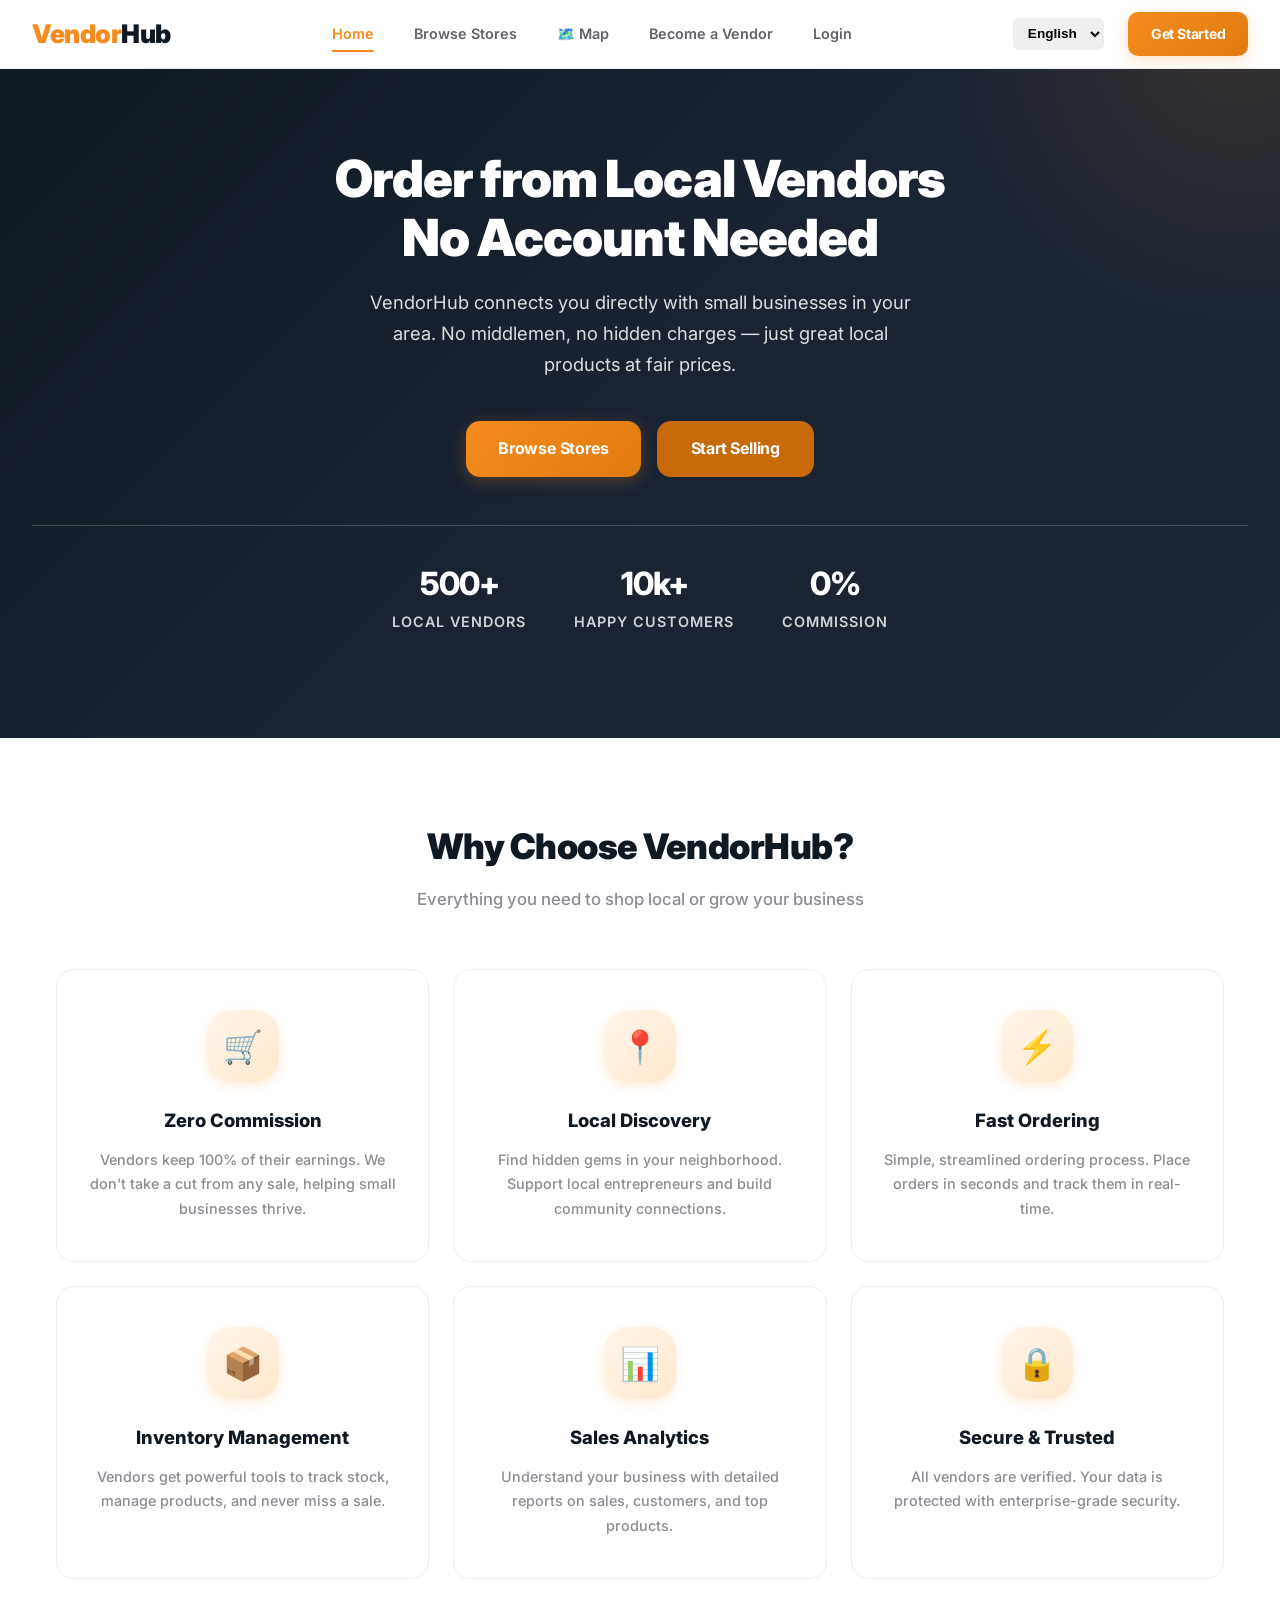
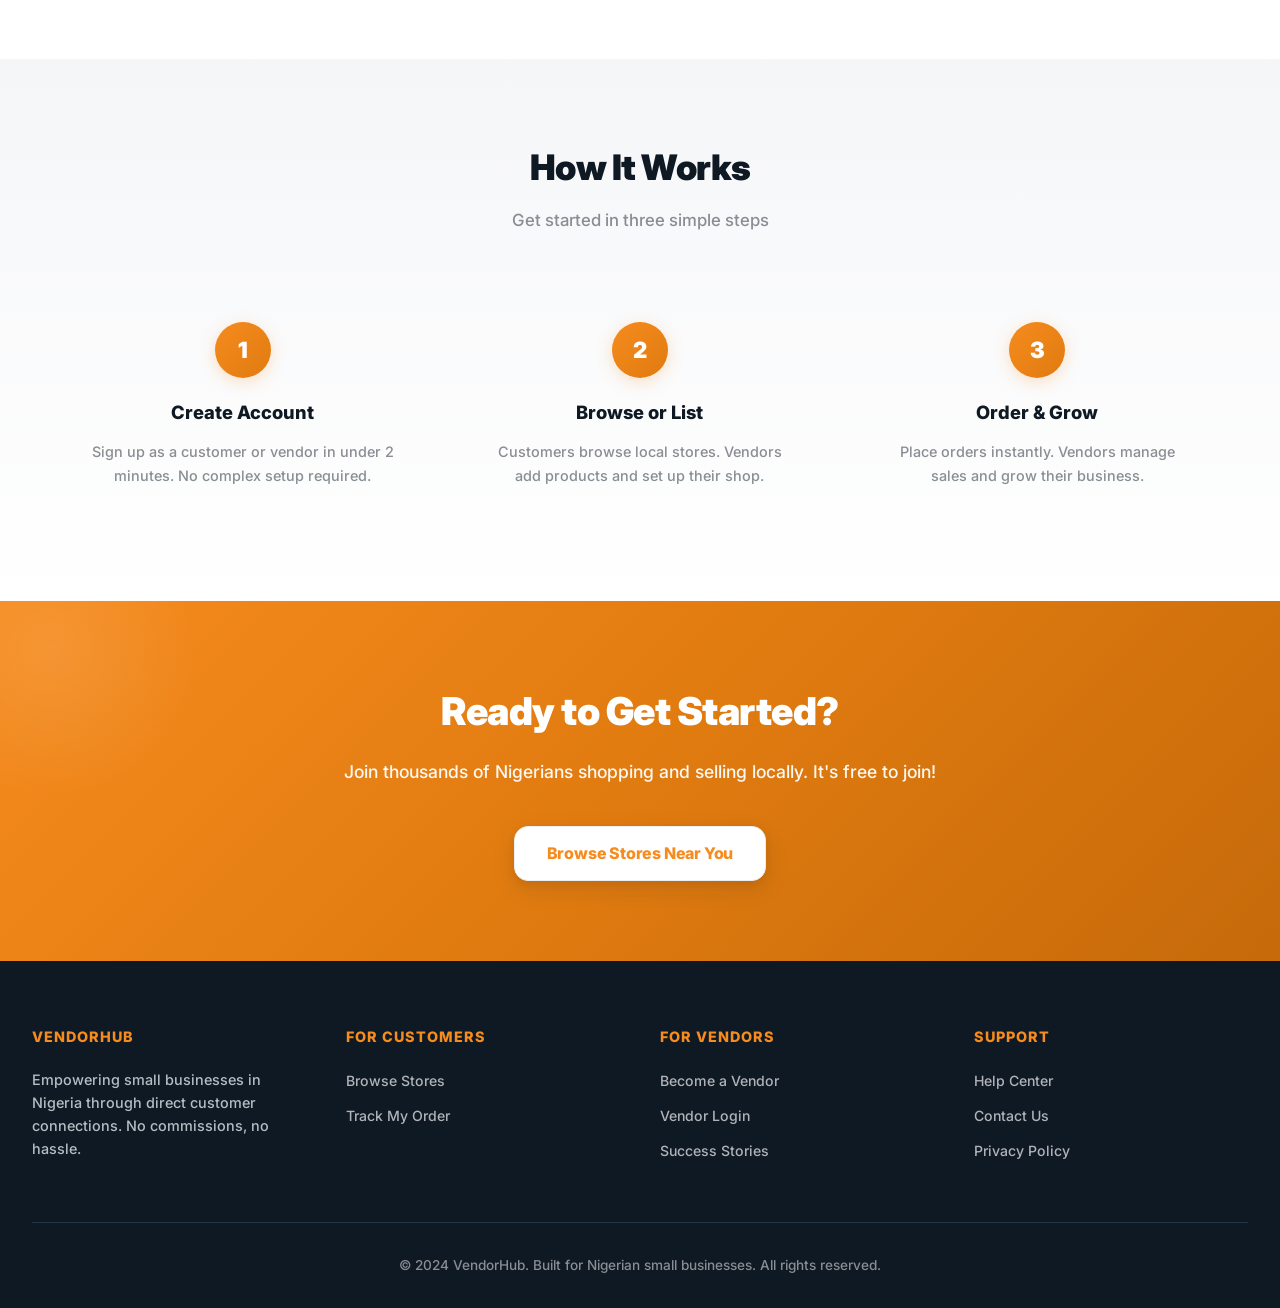
<file: index.html>
<!DOCTYPE html>
<html lang="en">
<head>
    <meta charset="UTF-8">
    <meta name="viewport" content="width=device-width, initial-scale=1.0">
    <title>VendorHub - Connect with Local Vendors in Nigeria</title>
    <link rel="stylesheet" href="styles.css">
    <script src="i18n.js"></script>
    <style>
        .hero-stats {
            display: flex;
            justify-content: center;
            gap: 3rem;
            margin-top: 3rem;
            padding-top: 2rem;
            border-top: 1px solid rgba(255,255,255,0.2);
        }
        .hero-stat h4 {
            font-size: 2rem;
            font-weight: 800;
        }
        .hero-stat p {
            font-size: 0.9rem;
            opacity: 0.8;
        }
    </style>
</head>
<body>
    <!-- Navigation -->
    <nav class="navbar">
        <div class="nav-container">
            <a href="index.html" class="logo" data-i18n-skip>Vendor<span>Hub</span></a>
            <ul class="nav-links">
                <li><a href="index.html" class="active">Home</a></li>
                <li><a href="browse-stores.html">Browse Stores</a></li>
                <li><a href="store-map.html">🗺️ Map</a></li>
                <li><a href="vendor-register.html">Become a Vendor</a></li>
                <li><a href="vendor-login.html">Login</a></li>
            </ul>
            <button class="mobile-menu-btn" onclick="toggleMobileNav()" aria-label="Menu">☰</button>
            <div class="nav-actions"><select class="vh-lang-switcher" data-i18n-skip aria-label="Language" onchange="setLanguage(this.value)" style="padding:0.4rem 0.6rem;border-radius:6px;border:1.5px solid var(--gray-200);font-size:0.85rem;font-weight:600;margin-right:0.5rem;"><option value="en">English</option><option value="pcm">Pidgin</option><option value="yo">Yorùbá</option><option value="ha">Hausa</option><option value="ig">Igbo</option></select>
                <a href="vendor-register.html" class="btn btn-primary">Get Started</a>
            </div>
        </div>
    </nav>

    <!-- Hero Section -->
    <section class="hero">
        <h1><span data-i18n="hero_title_1">Order from Local Vendors</span><br><span data-i18n="hero_title_2">No Account Needed</span></h1>
        <p>VendorHub connects you directly with small businesses in your area. No middlemen, no hidden charges — just great local products at fair prices.</p>
        <div class="hero-buttons">
            <a href="browse-stores.html" class="btn btn-lg btn-primary">Browse Stores</a>
            <a href="vendor-register.html" class="btn btn-lg" style="background: var(--primary-darker); color: white; border: 2px solid var(--primary-darker);">Start Selling</a>
        </div>
        <div class="hero-stats">
            <div class="hero-stat">
                <h4>500+</h4>
                <p>Local Vendors</p>
            </div>
            <div class="hero-stat">
                <h4>10k+</h4>
                <p>Happy Customers</p>
            </div>
            <div class="hero-stat">
                <h4>0%</h4>
                <p>Commission</p>
            </div>
        </div>
    </section>

    <!-- Features Section -->
    <section class="features-section">
        <div class="container">
            <div class="section-title">
                <h2><span data-i18n="why_choose_us">Why Choose VendorHub?</span></h2>
                <p>Everything you need to shop local or grow your business</p>
            </div>
            <div class="grid grid-3">
                <div class="feature-card">
                    <div class="feature-icon">🛒</div>
                    <h3>Zero Commission</h3>
                    <p>Vendors keep 100% of their earnings. We don't take a cut from any sale, helping small businesses thrive.</p>
                </div>
                <div class="feature-card">
                    <div class="feature-icon">📍</div>
                    <h3>Local Discovery</h3>
                    <p>Find hidden gems in your neighborhood. Support local entrepreneurs and build community connections.</p>
                </div>
                <div class="feature-card">
                    <div class="feature-icon">⚡</div>
                    <h3>Fast Ordering</h3>
                    <p>Simple, streamlined ordering process. Place orders in seconds and track them in real-time.</p>
                </div>
                <div class="feature-card">
                    <div class="feature-icon">📦</div>
                    <h3>Inventory Management</h3>
                    <p>Vendors get powerful tools to track stock, manage products, and never miss a sale.</p>
                </div>
                <div class="feature-card">
                    <div class="feature-icon">📊</div>
                    <h3>Sales Analytics</h3>
                    <p>Understand your business with detailed reports on sales, customers, and top products.</p>
                </div>
                <div class="feature-card">
                    <div class="feature-icon">🔒</div>
                    <h3>Secure & Trusted</h3>
                    <p>All vendors are verified. Your data is protected with enterprise-grade security.</p>
                </div>
            </div>
        </div>
    </section>

    <!-- How It Works -->
    <section class="how-it-works">
        <div class="container">
            <div class="section-title">
                <h2><span data-i18n="how_it_works">How It Works</span></h2>
                <p>Get started in three simple steps</p>
            </div>
            <div class="grid grid-3">
                <div class="step-card">
                    <div class="step-number">1</div>
                    <h3>Create Account</h3>
                    <p>Sign up as a customer or vendor in under 2 minutes. No complex setup required.</p>
                </div>
                <div class="step-card">
                    <div class="step-number">2</div>
                    <h3>Browse or List</h3>
                    <p>Customers browse local stores. Vendors add products and set up their shop.</p>
                </div>
                <div class="step-card">
                    <div class="step-number">3</div>
                    <h3>Order & Grow</h3>
                    <p>Place orders instantly. Vendors manage sales and grow their business.</p>
                </div>
            </div>
        </div>
    </section>

    <!-- CTA Section -->
    <section class="cta-section">
        <div class="container">
            <h2><span data-i18n="ready_to_start">Ready to Get Started?</span></h2>
            <p>Join thousands of Nigerians shopping and selling locally. It's free to join!</p>
            <a href="browse-stores.html" class="btn btn-lg btn-light">Browse Stores Near You</a>
        </div>
    </section>

    <!-- Footer -->
    <footer class="footer">
        <div class="footer-grid">
            <div class="footer-section">
                <h4>VendorHub</h4>
                <p style="color:#b2bec3;font-size:0.9rem;line-height:1.6;">Empowering small businesses in Nigeria through direct customer connections. No commissions, no hassle.</p>
            </div>
            <div class="footer-section">
                <h4>For Customers</h4>
                <ul>
                    <li><a href="browse-stores.html">Browse Stores</a></li>
                    <li><a href="order-tracking.html">Track My Order</a></li>
                </ul>
            </div>
            <div class="footer-section">
                <h4>For Vendors</h4>
                <ul>
                    <li><a href="vendor-register.html">Become a Vendor</a></li>
                    <li><a href="vendor-login.html">Vendor Login</a></li>
                    <li><a href="#">Success Stories</a></li>
                </ul>
            </div>
            <div class="footer-section">
                <h4>Support</h4>
                <ul>
                    <li><a href="#">Help Center</a></li>
                    <li><a href="#">Contact Us</a></li>
                    <li><a href="#">Privacy Policy</a></li>
                </ul>
            </div>
        </div>
        <div class="footer-bottom">
            <p>&copy; 2024 VendorHub. Built for Nigerian small businesses. All rights reserved.</p>
        </div>
    </footer>


</body>
</html>
</file>
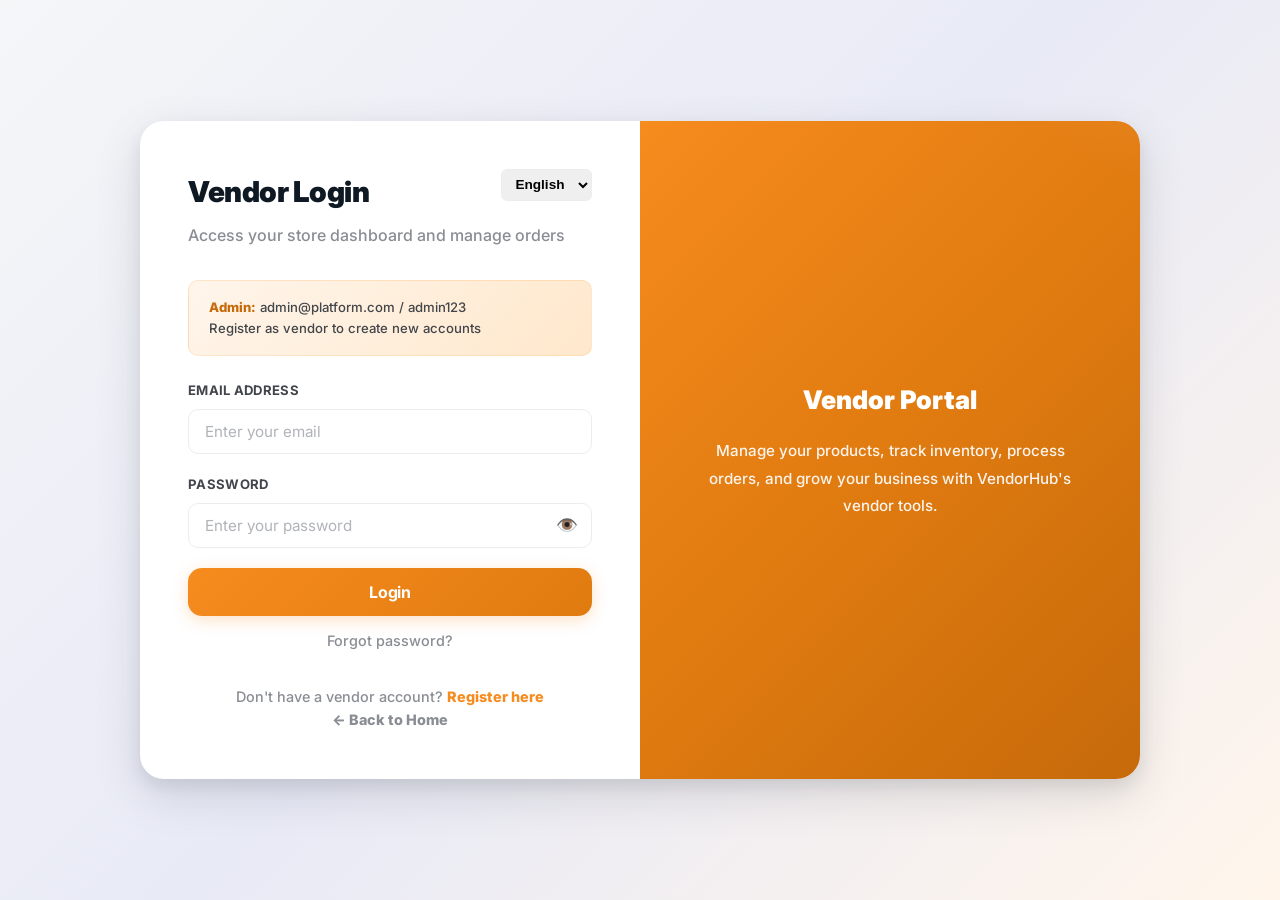
<file: admin-dashboard.html>
<!DOCTYPE html>
<html lang="en">
<head>
    <meta charset="UTF-8">
    <meta name="viewport" content="width=device-width, initial-scale=1.0">
    <title>Admin Dashboard - VendorHub</title>
    <link rel="stylesheet" href="styles.css">
    <script src="i18n.js"></script>
    <style>
        .admin-status-tabs { display:flex; gap:.5rem; flex-wrap:wrap; margin-bottom:1rem; }
        .admin-status-tabs button.active { background:var(--primary); color:#fff; border-color:var(--primary); }
        .admin-actions { display:flex; gap:.5rem; flex-wrap:wrap; }
        .admin-table td { vertical-align:middle; }
        .admin-muted { color:var(--gray-500); font-size:.85rem; }
        .admin-error { margin-bottom:1rem; }
    </style>
</head>
<body>
    <nav class="navbar">
        <div class="nav-container">
            <a href="index.html" class="logo" data-i18n-skip>Vendor<span>Hub</span></a>
            <ul class="nav-links">
                <li><a href="admin-dashboard.html" class="active">Admin Dashboard</a></li>
                <li><a href="browse-stores.html">Browse Stores</a></li>
            </ul>
            <button class="mobile-menu-btn" onclick="toggleMobileNav()" aria-label="Menu">☰</button>
            <div class="nav-actions">
                <select class="vh-lang-switcher" data-i18n-skip aria-label="Language" onchange="setLanguage(this.value)" style="padding:.4rem .6rem;border-radius:6px;border:1.5px solid var(--gray-200);font-size:.85rem;font-weight:600;margin-right:.5rem;">
                    <option value="en">English</option>
                    <option value="pcm">Pidgin</option>
                    <option value="yo">Yorùbá</option>
                    <option value="ha">Hausa</option>
                    <option value="ig">Igbo</option>
                </select>
                <span id="adminName" style="font-weight:600;font-size:.9rem;"></span>
                <button class="btn btn-light btn-sm" onclick="logout()">Logout</button>
            </div>
        </div>
    </nav>

    <main class="main-content" style="max-width:1400px;margin:0 auto;">
        <div class="page-header">
            <h1>Admin Dashboard</h1>
            <p>Review vendor applications and approve stores for the public marketplace.</p>
        </div>

        <div id="adminAlert"></div>

        <div class="grid grid-4" style="margin-bottom:2rem;">
            <div class="stat-card"><div class="stat-icon orange">🏪</div><div class="stat-info"><h3 id="totalVendors">0</h3><p>Total Vendors</p></div></div>
            <div class="stat-card"><div class="stat-icon red">⏳</div><div class="stat-info"><h3 id="pendingVendors">0</h3><p>Pending Vendors</p></div></div>
            <div class="stat-card"><div class="stat-icon green">👥</div><div class="stat-info"><h3 id="totalCustomers">0</h3><p>Total Customers</p></div></div>
            <div class="stat-card"><div class="stat-icon purple">📦</div><div class="stat-info"><h3 id="totalOrders">0</h3><p>Total Orders</p></div></div>
        </div>

        <div class="card">
            <div class="card-header">
                <div>
                    <h3>Vendor Applications</h3>
                    <p class="admin-muted" style="margin-top:.25rem;">Approved vendors appear in Browse Stores.</p>
                </div>
                <button class="btn btn-outline btn-sm" onclick="loadAdminData()">Refresh</button>
            </div>
            <div class="card-body">
                <div class="admin-status-tabs">
                    <button class="btn btn-light btn-sm active" data-filter="pending" onclick="setFilter('pending', this)">Pending</button>
                    <button class="btn btn-light btn-sm" data-filter="approved" onclick="setFilter('approved', this)">Approved</button>
                    <button class="btn btn-light btn-sm" data-filter="rejected" onclick="setFilter('rejected', this)">Rejected</button>
                    <button class="btn btn-light btn-sm" data-filter="all" onclick="setFilter('all', this)">All Vendors</button>
                </div>
                <div class="table-container">
                    <table class="table admin-table">
                        <thead><tr><th>Business</th><th>Owner</th><th>Contact</th><th>Category</th><th>Status</th><th>Action</th></tr></thead>
                        <tbody id="vendorsTableBody"><tr><td colspan="6" style="text-align:center;padding:2rem;">Loading vendors...</td></tr></tbody>
                    </table>
                </div>
            </div>
        </div>
    </main>

    <script>
        const API_URL = 'https://vendorhub-backend-production.up.railway.app/api';
        const token = localStorage.getItem('token');
        const user = JSON.parse(localStorage.getItem('user') || '{}');
        let vendors = [];
        let currentFilter = 'pending';

        if (!token || user.user_type !== 'admin') {
            window.location.href = 'vendor-login.html';
        }

        document.getElementById('adminName').textContent = user.first_name || user.username || 'Admin';

        function escapeHtml(value) {
            const div = document.createElement('div');
            div.textContent = value == null ? '' : String(value);
            return div.innerHTML;
        }

        function showAlert(message, type) {
            document.getElementById('adminAlert').innerHTML = `<div class="alert alert-${type} admin-error">${escapeHtml(message)}</div>`;
        }

        async function fetchJson(url, options = {}) {
            const res = await fetch(url, {
                ...options,
                headers: { ...(options.headers || {}), 'Authorization': `Bearer ${token}` }
            });
            const data = await res.json().catch(() => ({}));
            if (!res.ok) throw new Error(data.message || 'Request failed');
            return data;
        }

        async function loadAdminData() {
            const tbody = document.getElementById('vendorsTableBody');
            tbody.innerHTML = '<tr><td colspan="6" style="text-align:center;padding:2rem;">Loading vendors...</td></tr>';
            try {
                const [stats, vendorList] = await Promise.all([
                    fetchJson(`${API_URL}/admin/dashboard`),
                    fetchJson(`${API_URL}/admin/vendors`)
                ]);
                document.getElementById('totalVendors').textContent = stats.total_vendors || 0;
                document.getElementById('pendingVendors').textContent = stats.pending_vendors || 0;
                document.getElementById('totalCustomers').textContent = stats.total_customers || 0;
                document.getElementById('totalOrders').textContent = stats.total_orders || 0;
                vendors = vendorList || [];
                renderVendors();
            } catch (error) {
                console.error('Admin load error:', error);
                tbody.innerHTML = `<tr><td colspan="6" style="text-align:center;padding:2rem;">${escapeHtml(error.message)}</td></tr>`;
                showAlert(error.message, 'danger');
                if (/token|permission|access/i.test(error.message)) setTimeout(() => logout(), 1200);
            }
        }

        function setFilter(filter, button) {
            currentFilter = filter;
            document.querySelectorAll('.admin-status-tabs button').forEach(btn => btn.classList.remove('active'));
            button.classList.add('active');
            renderVendors();
        }

        function renderVendors() {
            const tbody = document.getElementById('vendorsTableBody');
            const visible = currentFilter === 'all' ? vendors : vendors.filter(v => v.status === currentFilter);
            if (!visible.length) {
                tbody.innerHTML = `<tr><td colspan="6" style="text-align:center;padding:2rem;">No ${currentFilter === 'all' ? '' : currentFilter} vendor applications found.</td></tr>`;
                return;
            }
            tbody.innerHTML = visible.map(v => `
                <tr>
                    <td><strong>${escapeHtml(v.business_name || 'Unnamed business')}</strong><br><span class="admin-muted">${escapeHtml(v.business_address || 'No address provided')}</span></td>
                    <td>${escapeHtml(`${v.first_name || ''} ${v.last_name || ''}`.trim() || 'Unknown')}</td>
                    <td>${escapeHtml(v.email || '')}<br><span class="admin-muted">${escapeHtml(v.phone_number || 'No phone')}</span></td>
                    <td>${escapeHtml(v.business_category || 'General')}</td>
                    <td><span class="badge badge-${escapeHtml(v.status || 'pending')}">${escapeHtml(v.status || 'pending')}</span></td>
                    <td><div class="admin-actions">
                        ${v.status !== 'approved' ? `<button class="btn btn-success btn-sm" onclick="changeVendorStatus(${Number(v.id)}, 'approve')">Approve</button>` : ''}
                        ${v.status !== 'rejected' ? `<button class="btn btn-danger btn-sm" onclick="changeVendorStatus(${Number(v.id)}, 'reject')">Reject</button>` : ''}
                        <button class="btn btn-light btn-sm" onclick="resetVendorPassword(${Number(v.user_id)}, '${escapeHtml(v.email || '')}')">Reset Password</button>
                    </div></td>
                </tr>
            `).join('');
        }

        async function resetVendorPassword(userId, email) {
            if (!confirm(`Reset the login password for ${email}? Their old password will stop working immediately.`)) return;
            try {
                const result = await fetchJson(`${API_URL}/admin/vendors/${userId}/reset-password`, { method: 'POST' });
                alert(`New password for ${result.email}:\n\n${result.newPassword}\n\nCopy this now — it will not be shown again. Send it to the vendor directly; VendorHub cannot recover it later.`);
            } catch (error) {
                showAlert(error.message, 'danger');
            }
        }

        async function changeVendorStatus(id, action) {
            const verb = action === 'approve' ? 'approve' : 'reject';
            if (!confirm(`Are you sure you want to ${verb} this vendor?`)) return;
            try {
                const result = await fetchJson(`${API_URL}/admin/vendors/${id}/${action}`, { method: 'POST' });
                showAlert(result.message || `Vendor ${verb}d successfully`, 'success');
                await loadAdminData();
            } catch (error) {
                showAlert(error.message, 'danger');
            }
        }

        function logout() {
            localStorage.clear();
            window.location.href = 'vendor-login.html';
        }

        loadAdminData();
    </script>

</body>
</html>
</file>
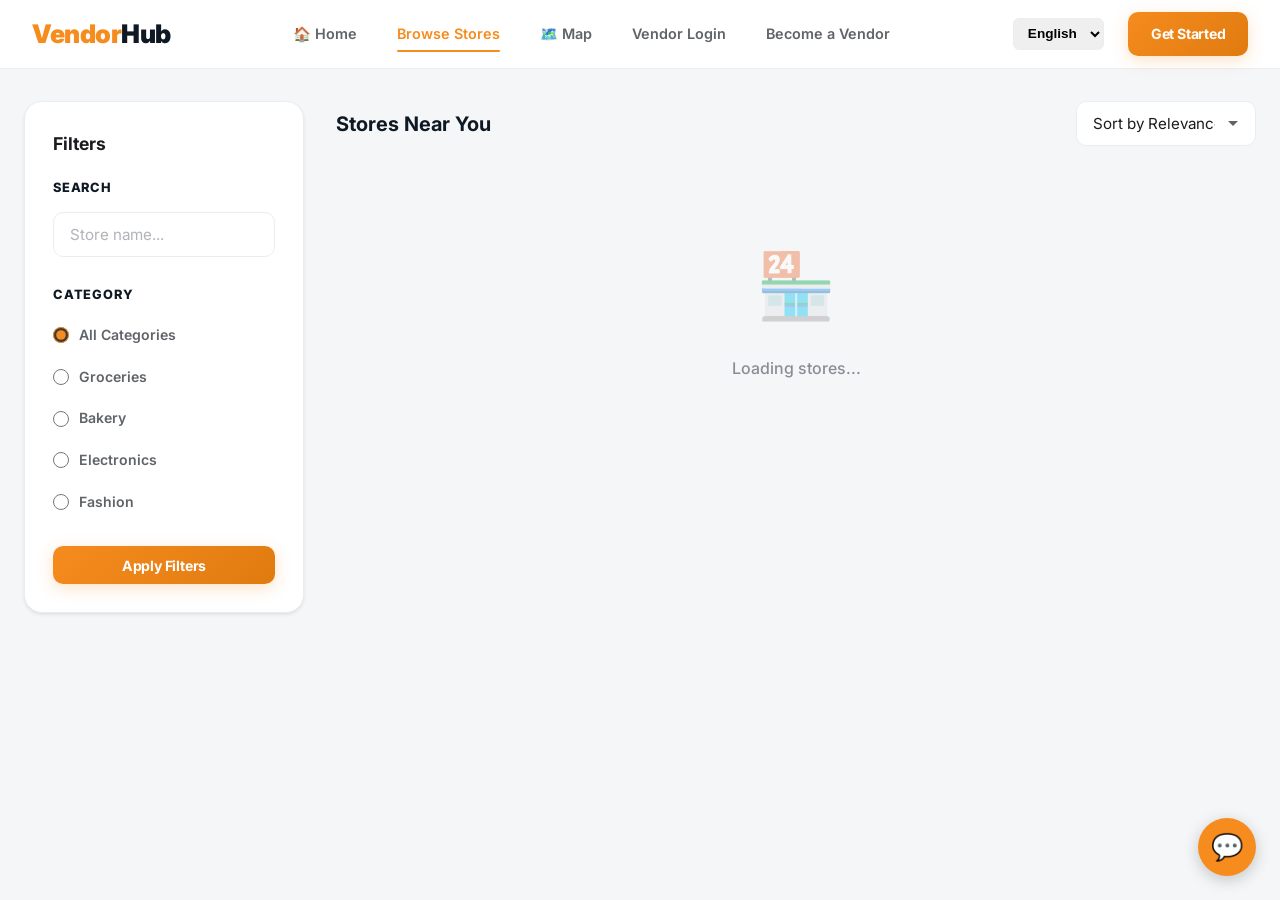
<file: browse-stores.html>
<!DOCTYPE html>
<html lang="en">
<head>
    <meta charset="UTF-8">
    <meta name="viewport" content="width=device-width, initial-scale=1.0">
    <title>Browse Stores - VendorHub</title>
    <link rel="stylesheet" href="styles.css">
    <script src="i18n.js"></script>
    <script src="chat-widget.js"></script>
    <style>
        .browse-layout {
            display: grid;
            grid-template-columns: 280px 1fr;
            gap: 2rem;
            max-width: 1400px;
            margin: 0 auto;
            padding: 2rem 1.5rem;
        }
        .results-header {
            display: flex;
            justify-content: space-between;
            align-items: center;
            margin-bottom: 1.5rem;
        }
        .results-header h2 { font-size: 1.25rem; font-weight: 700; }
        @media (max-width: 768px) {
            .browse-layout { grid-template-columns: 1fr; }
            .filter-sidebar { position: relative; top: 0; }
        }
    </style>
</head>
<body>
    <nav class="navbar">
        <div class="nav-container">
            <a href="index.html" class="logo" data-i18n-skip>Vendor<span>Hub</span></a>
            <ul class="nav-links">
                <li><a href="index.html">🏠 Home</a></li>
                <li><a href="browse-stores.html" class="active">Browse Stores</a></li>
                <li><a href="store-map.html">🗺️ Map</a></li>
                <li><a href="vendor-login.html">Vendor Login</a></li>
                <li><a href="vendor-register.html">Become a Vendor</a></li>
            </ul>
            <button class="mobile-menu-btn" onclick="toggleMobileNav()" aria-label="Menu">☰</button>
            <div class="nav-actions"><select class="vh-lang-switcher" data-i18n-skip aria-label="Language" onchange="setLanguage(this.value)" style="padding:0.4rem 0.6rem;border-radius:6px;border:1.5px solid var(--gray-200);font-size:0.85rem;font-weight:600;margin-right:0.5rem;"><option value="en">English</option><option value="pcm">Pidgin</option><option value="yo">Yorùbá</option><option value="ha">Hausa</option><option value="ig">Igbo</option></select>
                <a href="index.html" class="btn btn-primary">Get Started</a>
            </div>
        </div>
    </nav>

    <div class="browse-layout">
        <!-- Filters -->
        <aside class="filter-sidebar">
            <h3 style="margin-bottom:1.25rem;font-size:1.1rem;">Filters</h3>
            <div class="filter-group">
                <h4>Search</h4>
                <input type="text" class="form-control" id="searchInput" placeholder="Store name...">
            </div>
            <div class="filter-group">
                <h4>Category</h4>
                <div class="filter-options">
                    <label><input type="radio" name="category" value="all" checked onchange="loadStores()"> All Categories</label>
                    <label><input type="radio" name="category" value="Groceries" onchange="loadStores()"> Groceries</label>
                    <label><input type="radio" name="category" value="Bakery" onchange="loadStores()"> Bakery</label>
                    <label><input type="radio" name="category" value="Electronics" onchange="loadStores()"> Electronics</label>
                    <label><input type="radio" name="category" value="Fashion" onchange="loadStores()"> Fashion</label>
                </div>
            </div>
            <button class="btn btn-primary btn-block" onclick="loadStores()">Apply Filters</button>
        </aside>

        <!-- Results -->
        <div>
            <div class="results-header">
                <h2><span data-i18n="stores_near_you">Stores Near You</span></h2>
                <select class="form-control" id="sortSelect" style="width:180px;" onchange="loadStores()">
                    <option value="relevance">Sort by Relevance</option>
                    <option value="newest">Newest First</option>
                    <option value="rating">Highest Rated</option>
                </select>
            </div>
            <div class="grid grid-3" id="storesGrid">
                <div class="empty-state" style="grid-column:1/-1;">
                    <div class="empty-state-icon">🏪</div>
                    <p>Loading stores...</p>
                </div>
            </div>
        </div>
    </div>

    <script>
        if (typeof initChatWidget === "function") initChatWidget();
        const API_URL = 'https://vendorhub-backend-production.up.railway.app/api';

        async function loadStores() {
            const search = document.getElementById('searchInput').value;
            const category = document.querySelector('input[name="category"]:checked').value;
            const sort = document.getElementById('sortSelect').value;

            try {
                const res = await fetch(`${API_URL}/customer/stores?search=${search}&category=${category}&sort=${sort}`);
                const stores = await res.json();
                const grid = document.getElementById('storesGrid');

                if (stores.length > 0) {
                    grid.innerHTML = stores.map(s => `
                        <div class="store-card">
                            <div class="store-banner">🏪</div>
                            <div class="store-info">
                                <span class="category">${s.business_category || 'General Store'}</span>
                                <h3>${s.business_name}</h3>
                                <p>${s.description || 'Quality products from a trusted local vendor.'}</p>
                                <div class="store-meta">
                                    <span>📍 ${s.latitude ? 'Nearby' : 'Lagos'}</span>
                                    <span>⭐ 4.5</span>
                                </div>
                                <div class="store-meta" style="margin-top:0.5rem;">
                                    <span>🛍️ ${Number(s.product_count || 0).toLocaleString()} Products</span>
                                    <span>📦 ${Number(s.total_stock || 0).toLocaleString()} in stock</span>
                                </div>
                                <a href="store-detail.html?id=${s.id}" class="btn btn-primary btn-sm btn-block" style="margin-top:1rem;">Browse Store</a>
                            </div>
                        </div>
                    `).join('');
                } else {
                    grid.innerHTML = `
                        <div class="empty-state" style="grid-column:1/-1;">
                            <div class="empty-state-icon">🔍</div>
                            <h3>No stores found</h3>
                            <p>Try adjusting your filters or search terms</p>
                        </div>
                    `;
                }
            } catch (err) {
                console.error('Load stores error:', err);
            }
        }

        // Load from URL params
        const urlParams = new URLSearchParams(window.location.search);
        const urlSearch = urlParams.get('search');
        if (urlSearch) {
            document.getElementById('searchInput').value = urlSearch;
        }
        loadStores();
    </script>


</body>
</html>
</file>
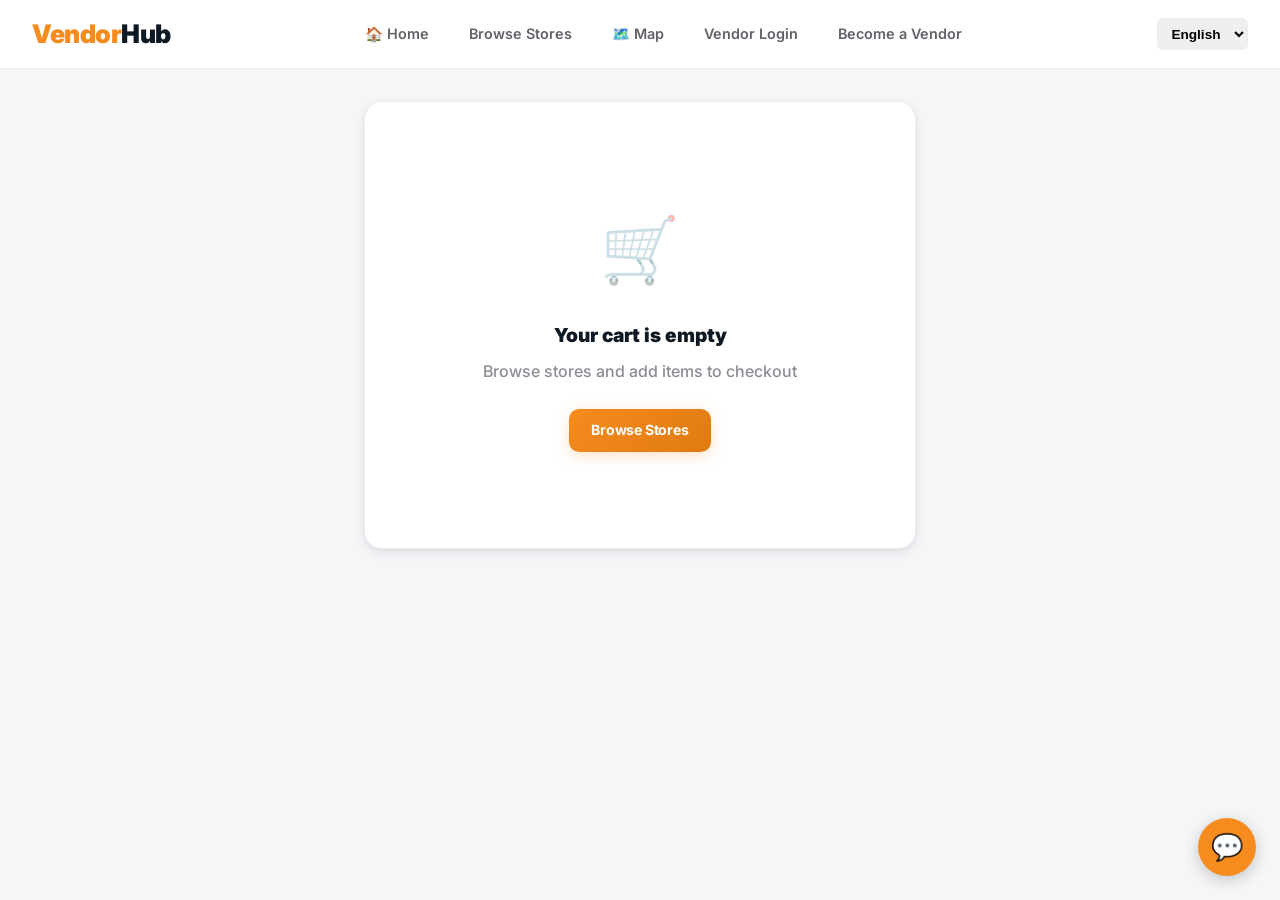
<file: guest-checkout.html>
<!DOCTYPE html>
<html lang="en">
<head>
    <meta charset="UTF-8">
    <meta name="viewport" content="width=device-width, initial-scale=1.0">
    <title>Checkout - VendorHub</title>
    <link rel="stylesheet" href="styles.css">
    <script src="i18n.js"></script>
    <script src="chat-widget.js"></script>
    <style>
        .checkout-page { max-width: 600px; margin: 2rem auto; padding: 0 1.5rem; }
        .checkout-card { background: var(--white); border-radius: var(--radius-lg); padding: 2rem; box-shadow: var(--shadow); border: 1.5px solid var(--gray-200); }
        .checkout-card h2 { font-size: 1.5rem; font-weight: 900; margin-bottom: 0.5rem; color: var(--secondary); }
        .checkout-card p.subtitle { color: var(--gray-500); margin-bottom: 1.5rem; font-weight: 500; }
        .cart-summary { background: var(--gray-50); border-radius: var(--radius); padding: 1rem; margin-bottom: 1.5rem; }
        .cart-summary h4 { font-size: 0.85rem; font-weight: 800; text-transform: uppercase; letter-spacing: 0.5px; color: var(--gray-500); margin-bottom: 0.75rem; }
        .cart-item-row { display: flex; justify-content: space-between; padding: 0.5rem 0; font-size: 0.9rem; border-bottom: 1px dashed var(--gray-200); }
        .cart-item-row:last-child { border-bottom: none; }
        .cart-total-row { display: flex; justify-content: space-between; padding-top: 0.75rem; margin-top: 0.5rem; border-top: 2px solid var(--gray-200); font-weight: 900; font-size: 1.1rem; color: var(--secondary); }
        .trust-badges { display: flex; gap: 1rem; justify-content: center; margin-top: 1.5rem; font-size: 0.8rem; color: var(--gray-400); }
    </style>
</head>
<body>
    <nav class="navbar">
        <div class="nav-container">
            <a href="index.html" class="logo" data-i18n-skip>Vendor<span>Hub</span></a>
            <ul class="nav-links">
                <li><a href="index.html">🏠 <span data-i18n="nav_home">Home</span></a></li>
                <li><a href="browse-stores.html" data-i18n="nav_browse">Browse Stores</a></li>
                <li><a href="store-map.html">🗺️ Map</a></li>
                <li><a href="vendor-login.html" data-i18n="nav_vendor_login">Vendor Login</a></li>
                <li><a href="vendor-register.html" data-i18n="nav_become_vendor">Become a Vendor</a></li>
            </ul>
            <button class="mobile-menu-btn" onclick="toggleMobileNav()" aria-label="Menu">☰</button>
            <select class="vh-lang-switcher" data-i18n-skip aria-label="Language" onchange="setLanguage(this.value)" style="padding:0.4rem 0.6rem;border-radius:6px;border:1.5px solid var(--gray-200);font-size:0.85rem;font-weight:600;"><option value="en">English</option><option value="pcm">Pidgin</option><option value="yo">Yorùbá</option><option value="ha">Hausa</option><option value="ig">Igbo</option></select>
        </div>
    </nav>

    <div class="checkout-page">
        <div class="checkout-card">
            <h2>🛒 <span data-i18n="checkout_title">Checkout</span></h2>
            <p class="subtitle" data-i18n="checkout_subtitle">No account needed. Just your phone &amp; address.</p>

            <div class="cart-summary" id="cartSummary">
                <h4 data-i18n="your_order">Your Order</h4>
                <div id="cartItems"></div>
                <div class="cart-total-row">
                    <span data-i18n="total">Total</span>
                    <span id="cartTotal">₦0</span>
                </div>
            </div>

            <form id="checkoutForm">
                <div class="form-group">
                    <label class="form-label" data-i18n="phone_number">Phone Number</label> <span style="color:var(--danger);">*</span>
                    <input type="tel" class="form-control" id="phone" required placeholder="08012345678" pattern="[0-9]{11}">
                    <div class="form-text" data-i18n="phone_help">We'll send your order confirmation &amp; tracking link via SMS</div>
                </div>
                <div class="form-group">
                    <label class="form-label" data-i18n="delivery_address">Delivery Address</label> <span style="color:var(--danger);">*</span>
                    <textarea class="form-control" id="address" rows="2" required placeholder="Street, building, landmark..."></textarea>
                </div>
                <div class="grid grid-2" style="gap:1rem;">
                    <div class="form-group">
                        <label class="form-label" data-i18n="city">City</label>
                        <input type="text" class="form-control" id="city" value="Lagos">
                    </div>
                    <div class="form-group">
                        <label class="form-label" data-i18n="postal_code">Postal Code</label>
                        <input type="text" class="form-control" id="postal" placeholder="100001">
                    </div>
                </div>
                <div class="form-group">
                    <label class="form-label" data-i18n="payment_method">Payment Method</label>
                    <select class="form-control" id="payment">
                        <option value="cash_on_delivery">💵 Cash on Delivery</option>
                        <option value="flutterwave">💳 Pay Now (Card / Bank Transfer via Flutterwave)</option>
                        <option value="bank_transfer">🏦 Direct Bank Transfer to Vendor</option>
                    </select>
                    <div class="form-text" id="paymentHint"></div>
                </div>

                <div id="vendorBankDetails" style="display:none; background:var(--gray-50); border-radius:var(--radius); padding:1rem; margin-bottom:1rem; font-size:0.9rem;"></div>


                <div id="alertBox"></div>

                <button type="submit" class="btn btn-primary btn-block btn-lg" id="submitBtn">
                    📲 <span data-i18n="place_order">Place Order &amp; Get Tracking</span>
                </button>
            </form>

            <div class="trust-badges">
                <span>🔒 <span data-i18n="secure">Secure</span></span>
                <span>📍 <span data-i18n="lagos_only">Lagos Only</span></span>
                <span>💬 <span data-i18n="sms_tracking">SMS Tracking</span></span>
            </div>
        </div>
    </div>

    <script>
        if (typeof initChatWidget === "function") initChatWidget();
        const API_URL = 'https://vendorhub-backend-production.up.railway.app/api';
        const urlParams = new URLSearchParams(window.location.search);
        const storeId = urlParams.get('store');

        // Load cart from sessionStorage
        let cart = JSON.parse(sessionStorage.getItem('vh_cart') || '[]');
        if (cart.length === 0 || !storeId) {
            document.querySelector('.checkout-card').innerHTML = `
                <div class="empty-state">
                    <div class="empty-state-icon">🛒</div>
                    <h3>Your cart is empty</h3>
                    <p>Browse stores and add items to checkout</p>
                    <a href="browse-stores.html" class="btn btn-primary">Browse Stores</a>
                </div>
            `;
        } else {
            renderCart();
        }

        function renderCart() {
            const container = document.getElementById('cartItems');
            let total = 0;
            container.innerHTML = cart.map(item => {
                total += item.unit_price * item.quantity;
                return `
                    <div class="cart-item-row">
                        <span>${item.name} x${item.quantity}</span>
                        <span>₦${(item.unit_price * item.quantity).toLocaleString()}</span>
                    </div>
                `;
            }).join('');
            document.getElementById('cartTotal').textContent = '₦' + total.toLocaleString();
        }

        function showAlert(message, type) {
            document.getElementById('alertBox').innerHTML = `<div class="alert alert-${type}">${message}</div>`;
        }

        // Show the vendor's own bank details when "Direct Bank Transfer to Vendor" is chosen,
        // and a short hint for the other two options
        let vendorBankInfo = null;
        const paymentSelect = document.getElementById('payment');

        // A vendor can only be paid automatically through Flutterwave once their bank details
        // are set up and a subaccount exists (flw_subaccount_id). Without one, choosing "Pay Now"
        // would still take the customer's money, but it settles into the platform's own account
        // instead of the vendor's — the vendor would then need paying out manually, outside the
        // platform, with nothing in the order record showing that's required. Rather than let a
        // customer pick an option that quietly creates that situation, hide it upfront so only
        // Cash on Delivery and Direct Bank Transfer are offered for that vendor.
        async function gateFlutterwaveOption() {
            if (!storeId) return;
            try {
                const res = await fetch(`${API_URL}/stores/${storeId}`);
                const data = await res.json();
                vendorBankInfo = data.store || null;
            } catch (err) {
                console.error(err);
                return;
            }

            const flwOption = paymentSelect ? paymentSelect.querySelector('option[value="flutterwave"]') : null;
            if (flwOption && (!vendorBankInfo || !vendorBankInfo.flw_subaccount_id)) {
                flwOption.disabled = true;
                flwOption.textContent = '💳 Pay Now — unavailable for this vendor yet';
                if (paymentSelect.value === 'flutterwave') {
                    paymentSelect.value = 'cash_on_delivery';
                    paymentSelect.dispatchEvent(new Event('change'));
                }
            }
        }
        gateFlutterwaveOption();

        if (paymentSelect) {
            paymentSelect.addEventListener('change', async (e) => {
            const method = e.target.value;
            const hint = document.getElementById('paymentHint');
            const bankBox = document.getElementById('vendorBankDetails');

            if (method === 'cash_on_delivery') {
                hint.textContent = t('hint_cod');
                bankBox.style.display = 'none';
            } else if (method === 'flutterwave') {
                hint.textContent = t('hint_flw');
                bankBox.style.display = 'none';
            } else if (method === 'bank_transfer') {
                hint.textContent = t('hint_bank');
                if (vendorBankInfo && vendorBankInfo.account_number) {
                    bankBox.innerHTML = `
                        <strong>Vendor's Bank Details</strong><br>
                        Bank: ${vendorBankInfo.bank_name || 'Not provided'}<br>
                        Account Number: ${vendorBankInfo.account_number}<br>
                        Account Name: ${vendorBankInfo.account_holder || 'Not provided'}
                    `;
                    bankBox.style.display = 'block';
                } else {
                    bankBox.innerHTML = `This vendor hasn't added bank details yet. Choose "Pay Now" or "Cash on Delivery" instead.`;
                    bankBox.style.display = 'block';
                }
            }
            });
            // Trigger once on load so the hint shows for the default selection
            paymentSelect.dispatchEvent(new Event('change'));
        }

        document.getElementById('checkoutForm').addEventListener('submit', async (e) => {
            e.preventDefault();
            const btn = document.getElementById('submitBtn');
            btn.disabled = true;
            btn.innerHTML = '<span class="loading"></span> Placing order...';

            const items = cart.map(i => ({
                product_id: i.product_id,
                quantity: i.quantity,
                unit_price: i.unit_price
            }));

            const data = {
                phone_number: document.getElementById('phone').value,
                business_id: parseInt(storeId),
                items,
                delivery_address: document.getElementById('address').value,
                delivery_city: document.getElementById('city').value,
                delivery_postal_code: document.getElementById('postal').value,
                payment_method: document.getElementById('payment').value
            };

            try {
                const res = await fetch(`${API_URL}/orders/guest`, {
                    method: 'POST',
                    headers: { 'Content-Type': 'application/json' },
                    body: JSON.stringify(data)
                });
                const result = await res.json();

                if (res.ok) {
                    sessionStorage.removeItem('vh_cart');

                    if (data.payment_method === 'flutterwave') {
                        // Start the Flutterwave payment and send the customer to pay
                        try {
                            const payRes = await fetch(`${API_URL}/payments/initiate`, {
                                method: 'POST',
                                headers: { 'Content-Type': 'application/json' },
                                body: JSON.stringify({
                                    order_code: result.order_id,
                                    phone_number: result.phone_number
                                })
                            });
                            const payData = await payRes.json();

                            if (payRes.ok && payData.payment_link) {
                                window.location.href = payData.payment_link;
                                return;
                            } else {
                                // Order was placed, but payment couldn't start — still send them to tracking
                                showAlert(payData.message || 'Order placed, but payment could not be started. You can pay from your tracking page.', 'warning');
                                setTimeout(() => {
                                    window.location.href = `order-tracking.html?code=${result.order_id}&phone=${encodeURIComponent(result.phone_number)}&new=1`;
                                }, 2500);
                                return;
                            }
                        } catch (payErr) {
                            console.error(payErr);
                            window.location.href = `order-tracking.html?code=${result.order_id}&phone=${encodeURIComponent(result.phone_number)}&new=1`;
                            return;
                        }
                    }

                    window.location.href = `order-tracking.html?code=${result.order_id}&phone=${encodeURIComponent(result.phone_number)}&new=1`;
                } else {
                    showAlert(result.message || 'Order failed', 'danger');
                    btn.disabled = false;
                    btn.innerHTML = '📲 Place Order &amp; Get Tracking';
                }
            } catch (err) {
                showAlert('Network error. Please try again.', 'danger');
                btn.disabled = false;
                btn.innerHTML = '📲 Place Order &amp; Get Tracking';
            }
        });
    </script>



</body>
</html>
</file>
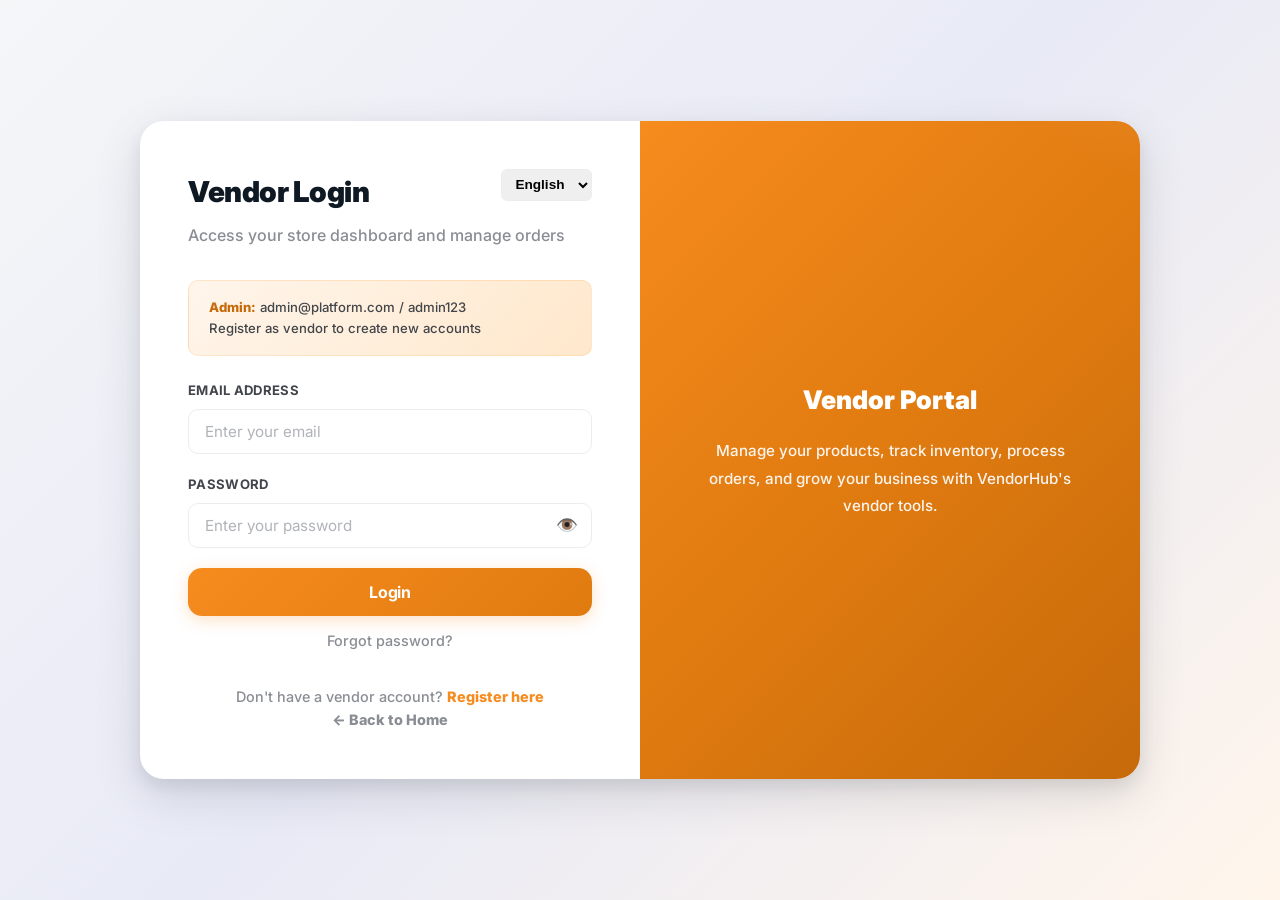
<file: inventory.html>
<!DOCTYPE html>
<html lang="en">
<head>
    <meta charset="UTF-8">
    <meta name="viewport" content="width=device-width, initial-scale=1.0">
    <title>Inventory - VendorHub</title>
    <link rel="stylesheet" href="styles.css">
    <script src="i18n.js"></script>
    <style>
        .stock-low { color: var(--danger); font-weight: 800; }
        .stock-ok { color: var(--accent); font-weight: 800; }
        .change-positive { color: var(--accent); font-weight: 800; }
        .change-negative { color: var(--danger); font-weight: 800; }
        .history-reason { font-size: 0.82rem; color: var(--gray-600); font-weight: 500; }
        .history-date { font-size: 0.78rem; color: var(--gray-400); font-weight: 600; white-space: nowrap; }
    </style>
</head>
<body>
    <nav class="navbar">
        <div class="nav-container">
            <a href="index.html" class="logo" data-i18n-skip>Vendor<span>Hub</span></a>
            <ul class="nav-links">
                <li><a href="vendor-dashboard.html">Dashboard</a></li>
                <li><a href="inventory.html" class="active">Inventory</a></li>
                <li><a href="vendor-settings.html">Settings</a></li>
            </ul>
            <button class="mobile-menu-btn" onclick="toggleMobileNav()" aria-label="Menu">☰</button>
            <div class="nav-actions"><select class="vh-lang-switcher" data-i18n-skip aria-label="Language" onchange="setLanguage(this.value)" style="padding:0.4rem 0.6rem;border-radius:6px;border:1.5px solid var(--gray-200);font-size:0.85rem;font-weight:600;margin-right:0.5rem;"><option value="en">English</option><option value="pcm">Pidgin</option><option value="yo">Yorùbá</option><option value="ha">Hausa</option><option value="ig">Igbo</option></select>
                <span id="userName" style="font-weight:600;font-size:0.9rem;"></span>
                <a href="index.html" class="btn btn-light btn-sm">🏪 Storefront</a>
                <button class="btn btn-light btn-sm" onclick="logout()">Logout</button>
            </div>
        </div>
    </nav>

    <div style="display:flex;">
        <aside class="sidebar">
            <ul class="sidebar-menu">
                <li><a href="vendor-dashboard.html">🏠 Dashboard</a></li>
                <li><a href="vendor-dashboard.html#orders">📦 Orders</a></li>
                <li><a href="vendor-dashboard.html#products">🛍️ Products</a></li>
                <li><a href="inventory.html" class="active">📊 Inventory</a></li>
                <li><a href="vendor-dashboard.html#reports">📈 Reports</a></li>
                <li><a href="vendor-settings.html">⚙️ Settings</a></li>
            </ul>
        </aside>

        <main class="main-content">
            <div class="page-header">
                <h1 data-i18n="inventory_management">Inventory Management</h1>
                <p>Track stock levels and manage inventory</p>
            </div>

            <div class="grid grid-3" style="margin-bottom:2rem;">
                <div class="stat-card">
                    <div class="stat-icon orange">📦</div>
                    <div class="stat-info">
                        <h3 id="totalProducts">0</h3>
                        <p>Total Products</p>
                    </div>
                </div>
                <div class="stat-card">
                    <div class="stat-icon red">⚠️</div>
                    <div class="stat-info">
                        <h3 id="lowStockCount">0</h3>
                        <p>Low Stock Items</p>
                    </div>
                </div>
                <div class="stat-card">
                    <div class="stat-icon green">✅</div>
                    <div class="stat-info">
                        <h3 id="inStockCount">0</h3>
                        <p>Well Stocked</p>
                    </div>
                </div>
            </div>

            <!-- Current Stock Table -->
            <div class="card" style="margin-bottom:2rem;">
                <div class="card-header">
                    <h3>Current Stock</h3>
                    <button class="btn btn-primary btn-sm" onclick="openAdjustModal()">📥 Stock Adjustment</button>
                </div>
                <div class="table-container">
                    <table class="table" id="inventoryTable">
                        <thead>
                            <tr><th>Product</th><th>Category</th><th>Current Stock</th><th>Status</th><th>Action</th></tr>
                        </thead>
                        <tbody></tbody>
                    </table>
                </div>
            </div>

            <!-- Movement History Table -->
            <div class="card">
                <div class="card-header">
                    <h3>📜 Stock Movement History</h3>
                    <span style="font-size:0.8rem;color:var(--gray-500);font-weight:600;">Every restock, order, and adjustment</span>
                </div>
                <div class="table-container">
                    <table class="table" id="historyTable">
                        <thead>
                            <tr>
                                <th>Date</th>
                                <th>Product</th>
                                <th>Change</th>
                                <th>Reason</th>
                            </tr>
                        </thead>
                        <tbody></tbody>
                    </table>
                </div>
            </div>
        </main>
    </div>

    <!-- Adjust Stock Modal -->
    <div class="modal" id="adjustModal">
        <div class="modal-overlay" onclick="closeAdjustModal()"></div>
        <div class="modal-content">
            <div class="modal-header">
                <h3>Adjust Stock</h3>
                <button class="modal-close" onclick="closeAdjustModal()">&times;</button>
            </div>
            <div class="modal-body">
                <form id="adjustForm">
                    <div class="form-group">
                        <label class="form-label">Product</label>
                        <select class="form-control" id="adjustProduct" required>
                            <option value="">Select product...</option>
                        </select>
                    </div>
                    <div class="form-group">
                        <label class="form-label">Quantity Change (+ to add, - to remove)</label>
                        <input type="number" class="form-control" id="adjustQty" required placeholder="e.g. 10 or -5">
                    </div>
                    <div class="form-group">
                        <label class="form-label">Reason</label>
                        <input type="text" class="form-control" id="adjustReason" placeholder="Restock, damage, etc.">
                    </div>
                </form>
            </div>
            <div class="modal-footer">
                <button class="btn btn-light" onclick="closeAdjustModal()">Cancel</button>
                <button class="btn btn-primary" onclick="saveAdjustment()">Save Adjustment</button>
            </div>
        </div>
    </div>

    <script>
        const API_URL = 'https://vendorhub-backend-production.up.railway.app/api';
        const token = localStorage.getItem('token');
        const user = JSON.parse(localStorage.getItem('user') || '{}');
        let inventoryData = [];

        if (!token || user.user_type !== 'vendor') window.location.href = 'vendor-login.html';
        document.getElementById('userName').textContent = user.first_name || 'Vendor';

        async function loadInventory() {
            try {
                const res = await fetch(`${API_URL}/vendor/inventory`, {
                    headers: { 'Authorization': `Bearer ${token}` }
                });
                const data = await res.json();
                if (res.ok) {
                    inventoryData = data;
                    document.getElementById('totalProducts').textContent = data.length;
                    const lowStock = data.filter(p => p.stock_quantity <= 5).length;
                    document.getElementById('lowStockCount').textContent = lowStock;
                    document.getElementById('inStockCount').textContent = data.length - lowStock;

                    const tbody = document.querySelector('#inventoryTable tbody');
                    if (data.length > 0) {
                        tbody.innerHTML = data.map(p => {
                            const isLow = p.stock_quantity <= 5;
                            return `
                                <tr>
                                    <td><strong>${p.name}</strong></td>
                                    <td>${p.category || '-'}</td>
                                    <td class="${isLow ? 'stock-low' : 'stock-ok'}">${p.stock_quantity}</td>
                                    <td><span class="badge badge-${p.status === 'active' ? 'delivered' : 'cancelled'}">${p.status}</span></td>
                                    <td><button class="btn btn-primary btn-sm" onclick="quickAdjust(${p.id}, '${p.name.replace(/'/g, "\\'")}')">Adjust</button></td>
                                </tr>
                            `;
                        }).join('');
                    } else {
                        tbody.innerHTML = '<tr><td colspan="5" style="text-align:center;padding:2rem;">No products in inventory</td></tr>';
                    }

                    // Populate adjust modal dropdown
                    const select = document.getElementById('adjustProduct');
                    select.innerHTML = '<option value="">Select product...</option>' + data.map(p =>
                        `<option value="${p.id}">${p.name} (Current: ${p.stock_quantity})</option>`
                    ).join('');
                }
            } catch (err) { console.error(err); }
        }

        async function loadHistory() {
            try {
                const res = await fetch(`${API_URL}/vendor/inventory/history`, {
                    headers: { 'Authorization': `Bearer ${token}` }
                });
                const history = await res.json();
                const tbody = document.querySelector('#historyTable tbody');

                if (history.length > 0) {
                    tbody.innerHTML = history.map(h => {
                        const isPositive = h.quantity_change > 0;
                        const sign = isPositive ? '+' : '';
                        return `
                            <tr>
                                <td class="history-date">${new Date(h.created_at).toLocaleString('en-NG', { month: 'short', day: 'numeric', hour: '2-digit', minute: '2-digit' })}</td>
                                <td><strong>${h.product_name}</strong></td>
                                <td class="${isPositive ? 'change-positive' : 'change-negative'}">${sign}${h.quantity_change}</td>
                                <td class="history-reason">${h.reason || '-'}</td>
                            </tr>
                        `;
                    }).join('');
                } else {
                    tbody.innerHTML = '<tr><td colspan="4" style="text-align:center;padding:2rem;color:var(--gray-500);">No movement recorded yet. Orders and adjustments will appear here.</td></tr>';
                }
            } catch (err) { console.error('History load error:', err); }
        }

        function openAdjustModal() {
            document.getElementById('adjustForm').reset();
            document.getElementById('adjustModal').classList.add('active');
        }

        function closeAdjustModal() {
            document.getElementById('adjustModal').classList.remove('active');
        }

        function quickAdjust(productId, name) {
            openAdjustModal();
            document.getElementById('adjustProduct').value = productId;
        }

        async function saveAdjustment() {
            const productId = document.getElementById('adjustProduct').value;
            const qty = parseInt(document.getElementById('adjustQty').value);
            const reason = document.getElementById('adjustReason').value;

            if (!productId || isNaN(qty)) {
                alert('Please select a product and enter a valid quantity');
                return;
            }

            try {
                const res = await fetch(`${API_URL}/vendor/inventory/adjust`, {
                    method: 'POST',
                    headers: { 'Content-Type': 'application/json', 'Authorization': `Bearer ${token}` },
                    body: JSON.stringify({ product_id: productId, quantity_change: qty, reason })
                });
                if (res.ok) {
                    closeAdjustModal();
                    loadInventory();
                    loadHistory();
                } else {
                    alert('Failed to adjust stock');
                }
            } catch (err) {
                alert('Network error');
            }
        }

        function logout() {
            localStorage.clear();
            window.location.href = 'vendor-login.html';
        }

        loadInventory();
        loadHistory();
    </script>



</body>
</html>
</file>
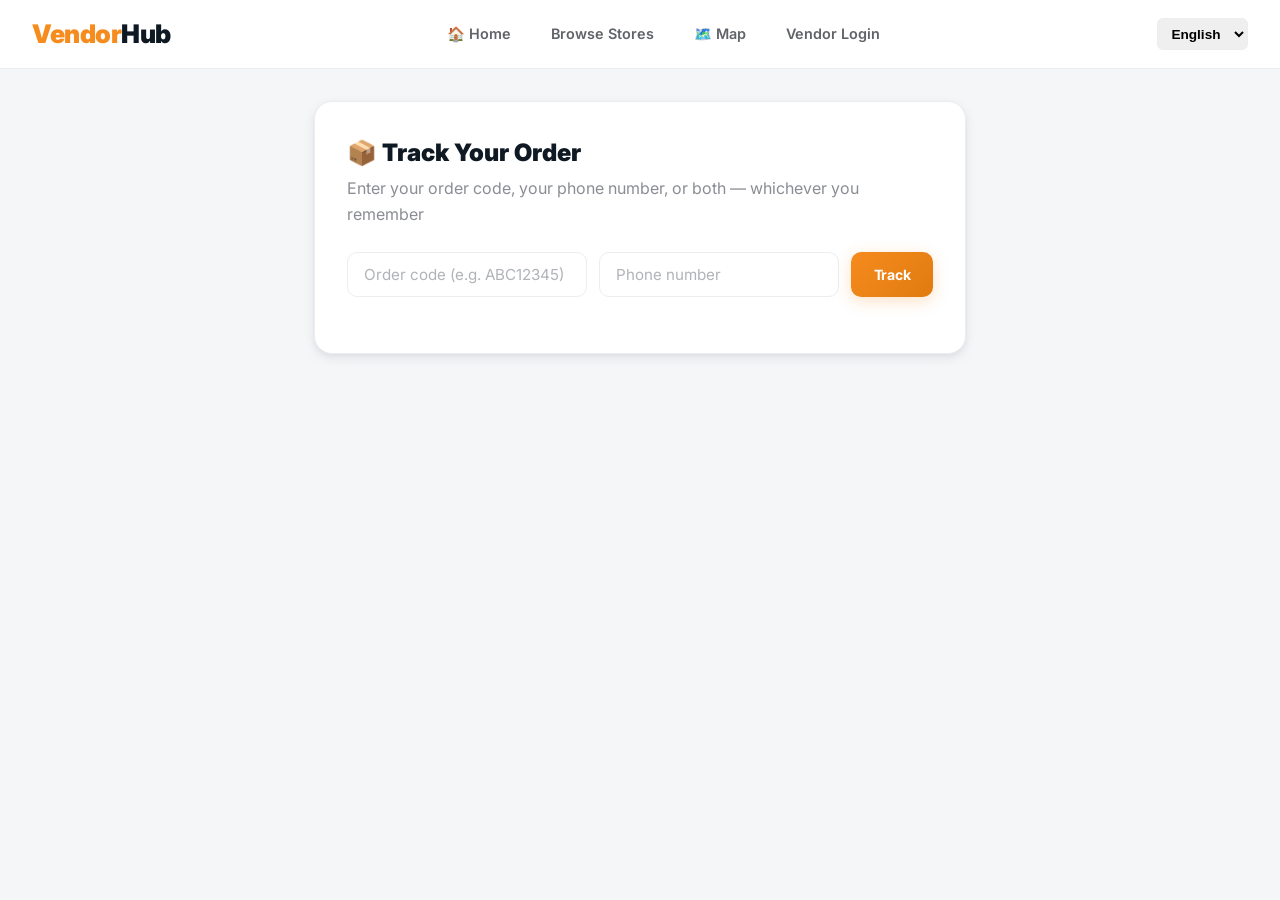
<file: order-tracking.html>
<!DOCTYPE html>
<html lang="en">
<head>
    <meta charset="UTF-8">
    <meta name="viewport" content="width=device-width, initial-scale=1.0">
    <title>Track Order - VendorHub</title>
    <link rel="stylesheet" href="styles.css">
    <script src="i18n.js"></script>
    <style>
        .track-page { max-width: 700px; margin: 2rem auto; padding: 0 1.5rem; }
        .track-card { background: var(--white); border-radius: var(--radius-lg); padding: 2rem; box-shadow: var(--shadow); border: 1.5px solid var(--gray-200); }
        .track-card h2 { font-size: 1.5rem; font-weight: 900; color: var(--secondary); margin-bottom: 0.25rem; }
        .order-code { font-family: monospace; font-size: 1.4rem; font-weight: 900; color: var(--primary); letter-spacing: 2px; background: var(--primary-light); padding: 0.5rem 1rem; border-radius: var(--radius); display: inline-block; margin: 0.5rem 0 1rem; }
        .status-badge-large { font-size: 1rem; padding: 0.5rem 1.25rem; }
        .vendor-info { background: var(--gray-50); border-radius: var(--radius); padding: 1.25rem; margin: 1.5rem 0; }
        .vendor-info h4 { font-size: 1rem; font-weight: 800; margin-bottom: 0.5rem; color: var(--secondary); }
        .vendor-info p { font-size: 0.88rem; color: var(--gray-600); margin-bottom: 0.25rem; }
        .items-list { margin: 1.5rem 0; }
        .items-list h4 { font-size: 0.85rem; font-weight: 800; text-transform: uppercase; letter-spacing: 0.5px; color: var(--gray-500); margin-bottom: 0.75rem; }
        .track-item { display: flex; justify-content: space-between; padding: 0.6rem 0; border-bottom: 1px dashed var(--gray-200); font-size: 0.9rem; }
        .track-total { display: flex; justify-content: space-between; padding-top: 1rem; margin-top: 0.5rem; border-top: 2px solid var(--gray-200); font-weight: 900; font-size: 1.15rem; color: var(--secondary); }
        .sms-notice { background: linear-gradient(135deg, var(--accent-light) 0%, #c8e6c9 100%); border-radius: var(--radius); padding: 1rem; margin-bottom: 1.5rem; font-size: 0.88rem; color: #1b5e20; font-weight: 600; }
        .track-form { display: flex; gap: 0.75rem; margin-bottom: 1.5rem; }
        .track-form input { flex: 1; }

        /* Chat Styles */
        .chat-section { margin-top: 2rem; border-top: 2px solid var(--gray-200); padding-top: 1.5rem; }
        .chat-section h3 { font-size: 1rem; font-weight: 900; color: var(--secondary); margin-bottom: 1rem; }
        .chat-messages { background: var(--gray-50); border-radius: var(--radius); padding: 1rem; max-height: 300px; overflow-y: auto; margin-bottom: 1rem; }
        .chat-message { margin-bottom: 0.75rem; }
        .chat-message .msg-bubble { display: inline-block; padding: 0.6rem 1rem; border-radius: var(--radius-lg); max-width: 80%; font-size: 0.88rem; }
        .chat-message.customer .msg-bubble { background: var(--primary); color: white; border-bottom-left-radius: 4px; }
        .chat-message.vendor .msg-bubble { background: var(--white); color: var(--gray-800); border: 1.5px solid var(--gray-200); border-bottom-right-radius: 4px; }
        .chat-message .msg-meta { font-size: 0.7rem; color: var(--gray-400); margin-top: 0.2rem; font-weight: 600; }
        .chat-input { display: flex; gap: 0.5rem; }
        .chat-input input { flex: 1; }
    </style>
</head>
<body>
    <nav class="navbar">
        <div class="nav-container">
            <a href="index.html" class="logo" data-i18n-skip>Vendor<span>Hub</span></a>
            <ul class="nav-links">
                <li><a href="index.html">🏠 <span data-i18n="nav_home">Home</span></a></li>
                <li><a href="browse-stores.html" data-i18n="nav_browse">Browse Stores</a></li>
                <li><a href="store-map.html">🗺️ Map</a></li>
                <li><a href="vendor-login.html" data-i18n="nav_vendor_login">Vendor Login</a></li>
            </ul>
            <button class="mobile-menu-btn" onclick="toggleMobileNav()" aria-label="Menu">☰</button>
            <select class="vh-lang-switcher" data-i18n-skip aria-label="Language" onchange="setLanguage(this.value)" style="padding:0.4rem 0.6rem;border-radius:6px;border:1.5px solid var(--gray-200);font-size:0.85rem;font-weight:600;"><option value="en">English</option><option value="pcm">Pidgin</option><option value="yo">Yorùbá</option><option value="ha">Hausa</option><option value="ig">Igbo</option></select>
        </div>
    </nav>

    <div class="track-page">
        <!-- Lookup Form -->
        <div class="track-card" id="lookupForm" style="display:none;">
            <h2>📦 <span data-i18n="track_title">Track Your Order</span></h2>
            <p style="color:var(--gray-500);margin-bottom:1.5rem;" data-i18n="track_subtitle">Enter your order code, your phone number, or both — whichever you remember</p>
            <div class="track-form">
                <input type="text" class="form-control" id="lookupCode" placeholder="Order code (e.g. ABC12345)" data-i18n-placeholder="order_code_placeholder">
                <input type="tel" class="form-control" id="lookupPhone" placeholder="Phone number" data-i18n-placeholder="phone_placeholder">
                <button class="btn btn-primary" onclick="trackOrder()" data-i18n="track_btn">Track</button>
            </div>
            <div id="phoneLookupResults" style="margin-top:1.5rem;"></div>
        </div>

        <!-- Order Details -->
        <div class="track-card" id="orderDetails" style="display:none;">
            <div id="newOrderBanner"></div>
            <h2>📦 <span data-i18n="order_status">Order Status</span></h2>
            <div class="order-code" id="displayCode">---</div>
            <div>
                <span class="badge status-badge-large" id="displayStatus">Loading...</span>
            </div>

            <div class="vendor-info">
                <h4>🏪 <span id="vendorName">---</span></h4>
                <p>📍 <span id="vendorAddress">---</span></p>
                <p>📞 <a href="#" id="vendorPhone">---</a></p>
            </div>

            <div class="items-list">
                <h4 data-i18n="items_ordered">Items Ordered</h4>
                <div id="itemsList"></div>
                <div class="track-total">
                    <span data-i18n="total">Total</span>
                    <span id="displayTotal">₦0</span>
                </div>
            </div>

            <div style="background:var(--gray-50);border-radius:var(--radius);padding:1rem;">
                <p style="font-size:0.85rem;color:var(--gray-600);margin-bottom:0.5rem;"><strong data-i18n="delivery_address_label">Delivery Address:</strong></p>
                <p style="font-size:0.9rem;color:var(--gray-800);" id="displayAddress">---</p>
                <p style="font-size:0.85rem;color:var(--gray-500);margin-top:0.5rem;"><strong data-i18n="payment_label">Payment:</strong> <span id="displayPayment">---</span></p>
            </div>

            <!-- Chat Section -->
            <div class="chat-section">
                <h3>💬 <span data-i18n="chat_with_vendor">Chat with Vendor</span></h3>
                <div class="chat-messages" id="chatMessages">
                    <p style="text-align:center;color:var(--gray-400);font-size:0.85rem;">Loading messages...</p>
                </div>
                <div class="chat-input">
                    <input type="text" class="form-control" id="chatInput" placeholder="Type a message..." data-i18n-placeholder="type_message" onkeypress="if(event.key==='Enter')sendMessage()">
                    <button class="btn btn-primary" onclick="sendMessage()" data-i18n="send">Send</button>
                </div>
            </div>

            <div style="margin-top:1.5rem;text-align:center;">
                <a href="index.html" class="btn btn-primary">🏠 <span data-i18n="back_to_home">Back to Home</span></a>
                <a href="browse-stores.html" class="btn btn-outline">🏪 Browse More Stores</a>
            </div>
        </div>
    </div>

    <script>
        const API_URL = 'https://vendorhub-backend-production.up.railway.app/api';
        const urlParams = new URLSearchParams(window.location.search);
        const urlOrderCode = urlParams.get('code') || '';
        const urlPhone = urlParams.get('phone') || '';
        const isNew = urlParams.get('new');
        const paymentResult = urlParams.get('payment'); // 'success' or 'failed', set after returning from Flutterwave

        if (urlOrderCode) {
            loadOrder(urlOrderCode, urlPhone);
        } else {
            document.getElementById('lookupForm').style.display = 'block';
        }

        async function loadOrder(code, phone) {
            try {
                const res = await fetch(`${API_URL}/orders/track/${code}${phone ? '?phone=' + encodeURIComponent(phone) : ''}`);
                const data = await res.json();

                if (res.ok) {
                    document.getElementById('lookupForm').style.display = 'none';
                    document.getElementById('orderDetails').style.display = 'block';

                    // Set chat context
                    currentOrderId = data.id || orderIdFromUrl;
                    currentOrderCode = data.order_code;
                    currentPhone = data.phone_number;
                    loadChat();

                    if (isNew) {
                        document.getElementById('newOrderBanner').innerHTML = `
                            <div class="sms-notice">
                                ✅ Order confirmed! An SMS with your tracking link has been sent to ${data.phone_number}.
                            </div>
                        `;
                    }

                    if (paymentResult === 'success') {
                        document.getElementById('newOrderBanner').innerHTML += `
                            <div class="sms-notice" style="background:var(--success-light,#d4edda);color:var(--success,#155724);">
                                💳 Payment received! Your order is now marked as paid.
                            </div>
                        `;
                    } else if (paymentResult === 'failed') {
                        document.getElementById('newOrderBanner').innerHTML += `
                            <div class="sms-notice" style="background:#fff3cd;color:#856404;">
                                ⚠️ Payment was not completed. You can try again or contact the vendor.
                            </div>
                        `;
                    }

                    document.getElementById('displayCode').textContent = data.order_code;
                    document.getElementById('displayStatus').textContent = data.order_status;
                    document.getElementById('displayStatus').className = 'badge status-badge-large badge-' + data.order_status;
                    document.getElementById('vendorName').textContent = data.vendor_name;
                    document.getElementById('vendorAddress').textContent = data.vendor_address || 'Lagos, Nigeria';
                    document.getElementById('vendorPhone').textContent = data.vendor_phone || 'N/A';
                    document.getElementById('vendorPhone').href = 'tel:' + (data.vendor_phone || '');
                    document.getElementById('displayTotal').textContent = '₦' + parseFloat(data.total_price).toLocaleString();
                    document.getElementById('displayAddress').textContent = data.delivery_address + (data.delivery_city ? ', ' + data.delivery_city : '');
                    document.getElementById('displayPayment').textContent = data.payment_method?.replace(/_/g, ' ') || 'Cash on delivery';
                    document.getElementById('displayPayment').textContent += data.payment_status === 'paid' ? ' — ✅ Paid' : ' — ⏳ Payment pending';

                    const itemsContainer = document.getElementById('itemsList');
                    if (data.items && data.items.length > 0) {
                        itemsContainer.innerHTML = data.items.map(item => `
                            <div class="track-item">
                                <span>${item.product_name} x${item.quantity}</span>
                                <span>₦${parseFloat(item.total_price).toLocaleString()}</span>
                            </div>
                        `).join('');
                    }
                } else {
                    alert(data.message || 'Order not found');
                    document.getElementById('lookupForm').style.display = 'block';
                }
            } catch (err) {
                alert('Network error');
                document.getElementById('lookupForm').style.display = 'block';
            }
        }

        async function trackOrder() {
            const code = document.getElementById('lookupCode').value.trim();
            const phone = document.getElementById('lookupPhone').value.trim();
            const resultsBox = document.getElementById('phoneLookupResults');
            resultsBox.innerHTML = '';

            if (!code && !phone) {
                alert('Please enter your order code, your phone number, or both');
                return;
            }

            // Have a code (with or without phone) — go straight to the full order view.
            if (code) {
                window.location.href = `order-tracking.html?code=${code}${phone ? '&phone=' + encodeURIComponent(phone) : ''}`;
                return;
            }

            // Only a phone number — forgot the code. Look up every order tied to
            // that number and let them pick the one they want, same lookup the
            // chat widget already uses.
            try {
                const res = await fetch(`${API_URL}/customer/conversations?phone=${encodeURIComponent(phone)}`);
                const orders = await res.json();
                if (!Array.isArray(orders) || orders.length === 0) {
                    resultsBox.innerHTML = '<p style="color:var(--gray-500);">No orders found for that phone number.</p>';
                    return;
                }
                resultsBox.innerHTML = '<p style="font-weight:600;margin-bottom:0.75rem;">Found ' + orders.length + ' order(s) — tap one:</p>' +
                    orders.map(o => `
                        <div class="track-card" style="cursor:pointer;margin-bottom:0.5rem;padding:0.75rem 1rem;" onclick="window.location.href='order-tracking.html?code=${o.order_code}&phone=${encodeURIComponent(phone)}'">
                            <strong>${o.order_code}</strong> — ${o.business_name}
                            <span class="badge status-badge-large" style="float:right;">${o.status}</span>
                        </div>
                    `).join('');
            } catch (err) {
                resultsBox.innerHTML = '<p style="color:var(--danger,#c0392b);">Network error — please try again.</p>';
            }
        }

        // Chat functions
        let currentOrderId = null;
        let currentOrderCode = '';
        let currentPhone = '';

        async function loadChat() {
            if (!currentOrderId) return;
            try {
                const res = await fetch(`${API_URL}/messages/${currentOrderId}?order_code=${currentOrderCode}&phone=${encodeURIComponent(currentPhone)}`);
                const messages = await res.json();
                const container = document.getElementById('chatMessages');
                if (messages.length === 0) {
                    container.innerHTML = '<p style="text-align:center;color:var(--gray-400);font-size:0.85rem;">No messages yet. Start the conversation!</p>';
                } else {
                    container.innerHTML = messages.map(m => `
                        <div class="chat-message ${m.sender_type}">
                            <div class="msg-bubble">${escapeHtml(m.content)}</div>
                            <div class="msg-meta">${m.sender_name} · ${new Date(m.created_at).toLocaleTimeString()}</div>
                        </div>
                    `).join('');
                    container.scrollTop = container.scrollHeight;
                }
            } catch (err) { console.error('Chat load error:', err); }
        }

        async function sendMessage() {
            const input = document.getElementById('chatInput');
            const content = input.value.trim();
            if (!content) return;

            try {
                const res = await fetch(`${API_URL}/messages`, {
                    method: 'POST',
                    headers: { 'Content-Type': 'application/json' },
                    body: JSON.stringify({
                        order_code: currentOrderCode,
                        phone_number: currentPhone,
                        content
                    })
                });
                if (res.ok) {
                    input.value = '';
                    loadChat();
                }
            } catch (err) { console.error('Send message error:', err); }
        }

        function escapeHtml(text) {
            const div = document.createElement('div');
            div.textContent = text;
            return div.innerHTML;
        }

        // Poll for new messages every 5 seconds
        setInterval(() => {
            if (document.getElementById('orderDetails').style.display !== 'none') {
                loadChat();
            }
        }, 5000);
    </script>


</body>
</html>
</file>
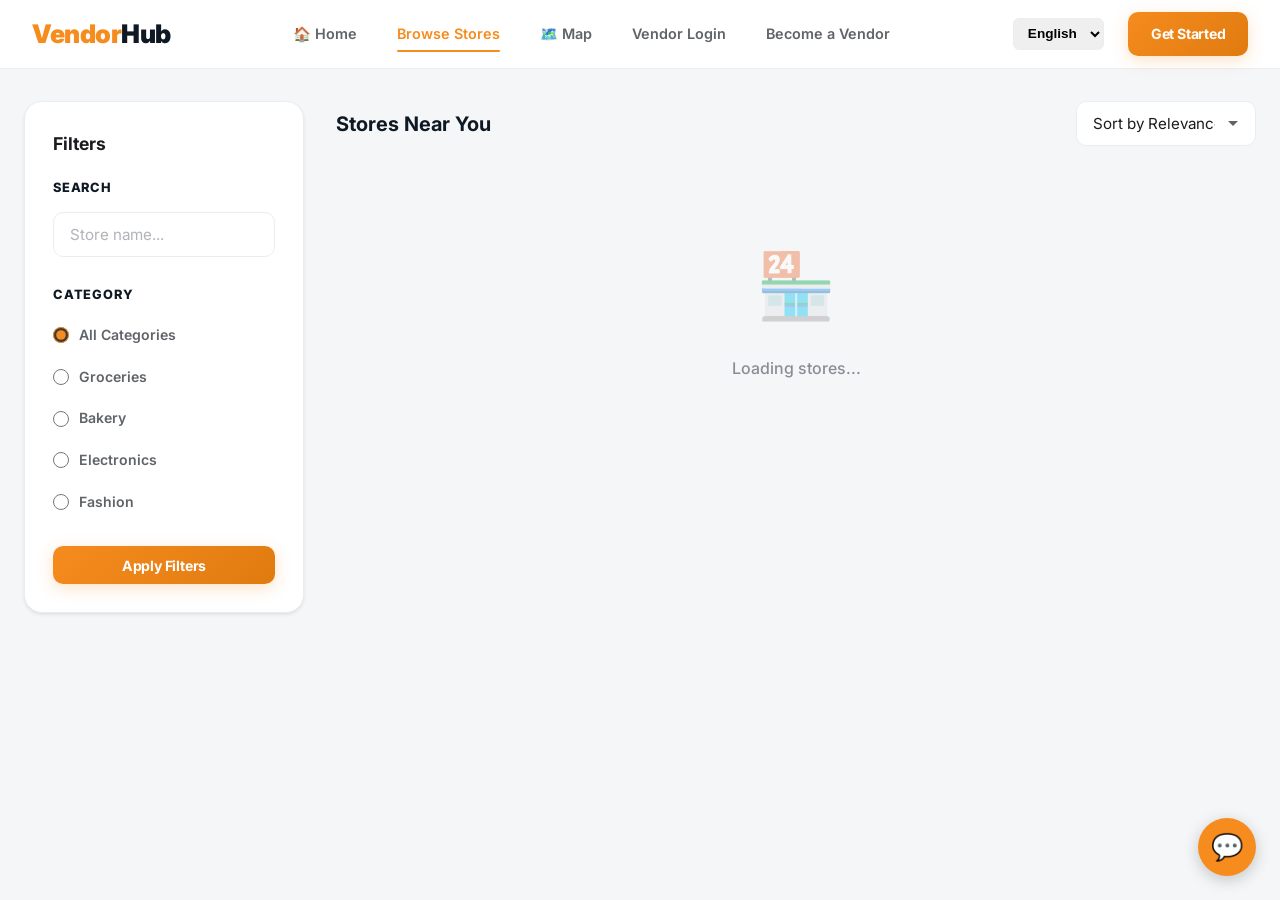
<file: store-detail.html>
<!DOCTYPE html>
<html lang="en">
<head>
    <meta charset="UTF-8">
    <meta name="viewport" content="width=device-width, initial-scale=1.0">
    <title>Store Detail - VendorHub</title>
    <link rel="stylesheet" href="styles.css">
    <script src="i18n.js"></script>
    <script src="chat-widget.js"></script>
    <style>
        .store-hero {
            background: linear-gradient(135deg, var(--primary-light) 0%, #ffe8cc 50%, #fff5eb 100%);
            padding: 3.5rem 2rem;
            border-radius: 0 0 var(--radius-xl) var(--radius-xl);
            margin-bottom: 2rem;
            border-bottom: 3px solid var(--primary);
        }
        .store-hero h1 { font-size: 2.2rem; font-weight: 900; color: var(--secondary); margin-bottom: 0.5rem; letter-spacing: -0.5px; }
        .store-hero p { color: var(--gray-600); max-width: 600px; font-weight: 500; line-height: 1.6; }
        .store-meta-bar { display: flex; gap: 2rem; margin-top: 1.25rem; font-size: 0.88rem; color: var(--gray-600); font-weight: 600; }
        .products-grid { display: grid; grid-template-columns: repeat(auto-fill, minmax(260px, 1fr)); gap: 1.5rem; }
    </style>
</head>
<body>
    <nav class="navbar">
        <div class="nav-container">
            <a href="index.html" class="logo" data-i18n-skip>Vendor<span>Hub</span></a>
            <ul class="nav-links">
                <li><a href="index.html">🏠 Home</a></li>
                <li><a href="browse-stores.html">Browse Stores</a></li>
                <li><a href="store-map.html">🗺️ Map</a></li>
                <li><a href="vendor-login.html">Vendor Login</a></li>
                <li><a href="vendor-register.html">Become a Vendor</a></li>
            </ul>
            <button class="mobile-menu-btn" onclick="toggleMobileNav()" aria-label="Menu">☰</button>
            <div class="nav-actions">
                <select class="vh-lang-switcher" data-i18n-skip aria-label="Language" onchange="setLanguage(this.value)" style="padding:0.4rem 0.6rem;border-radius:6px;border:1.5px solid var(--gray-200);font-size:0.85rem;font-weight:600;"><option value="en">English</option><option value="pcm">Pidgin</option><option value="yo">Yorùbá</option><option value="ha">Hausa</option><option value="ig">Igbo</option></select>
            </div>
        </div>
    </nav>

    <div id="storeHero" class="store-hero" style="display:none;">
        <div class="container">
            <span class="badge badge-primary" id="storeCategory">Category</span>
            <h1 id="storeName">Store Name</h1>
            <p id="storeDesc">Store description goes here.</p>
            <div class="store-meta-bar">
                <span>📍 <span id="storeLocation">Lagos, Nigeria</span></span>
                <span>📞 <span id="storePhone">Phone</span></span>
                <span>⭐ 4.5 Rating</span>
                <span>🕐 <span id="storeHours">Mon-Sat 8AM-6PM</span></span>
            </div>
        </div>
    </div>

    <div class="container" style="padding:0 1.5rem 3rem;max-width:1400px;">
        <div style="display:flex;justify-content:space-between;align-items:center;margin-bottom:1.5rem;">
            <h2 style="font-size:1.25rem;font-weight:700;color:var(--secondary);">Products</h2>
            <button class="btn btn-primary" onclick="toggleCart()">🛒 Cart (<span id="cartCount">0</span>)</button>
        </div>
        <div class="products-grid" id="productsGrid">
            <div class="empty-state" style="grid-column:1/-1;">
                <p>Loading products...</p>
            </div>
        </div>
    </div>

    <!-- Cart Sidebar -->
    <div class="overlay" id="cartOverlay" onclick="toggleCart()"></div>
    <div class="cart-sidebar" id="cartSidebar">
        <div class="cart-header">
            <h3>Your Cart</h3>
            <button class="modal-close" onclick="toggleCart()">&times;</button>
        </div>
        <div class="cart-items" id="cartItems">
            <p style="text-align:center;color:var(--gray);padding:2rem;">Your cart is empty</p>
        </div>
        <div class="cart-footer">
            <div class="cart-total">
                <span>Total</span>
                <span id="cartTotal">₦0</span>
            </div>
            <button class="btn btn-primary btn-block" onclick="goToCheckout()">Proceed to Checkout</button>
        </div>
    </div>

    <script>
        if (typeof initChatWidget === "function") initChatWidget();
        const API_URL = 'https://vendorhub-backend-production.up.railway.app/api';
        const urlParams = new URLSearchParams(window.location.search);
        const storeId = urlParams.get('id');
        let cart = [];
        let storeData = null;

        if (!storeId) window.location.href = 'browse-stores.html';

        async function loadStore() {
            try {
                const res = await fetch(`${API_URL}/stores/${storeId}`);
                const data = await res.json();
                if (res.ok) {
                    storeData = data.store;
                    document.getElementById('storeHero').style.display = 'block';
                    document.getElementById('storeName').textContent = data.store.business_name;
                    document.getElementById('storeDesc').textContent = data.store.description || 'Local store offering quality products';
                    document.getElementById('storeCategory').textContent = data.store.business_category || 'General';
                    document.getElementById('storePhone').textContent = data.store.phone_number || 'N/A';
                    document.getElementById('storeHours').textContent = data.store.operating_hours || 'Mon-Sat 8AM-6PM';

                    const grid = document.getElementById('productsGrid');
                    if (data.products.length > 0) {
                        grid.innerHTML = data.products.map(p => {
                            const imgUrl = p.image_url
                                ? (p.image_url.startsWith('http') ? p.image_url : p.image_url)
                                : null;
                            const imgHtml = imgUrl
                                ? `<img src="${imgUrl}" style="width:100%;height:100%;object-fit:cover;" onerror="this.style.display='none';this.parentElement.innerHTML='🛍️';">`
                                : '🛍️';
                            return `
                            <div class="product-card">
                                <div class="product-image">${imgHtml}</div>
                                <div class="product-details">
                                    <h4>${p.name}</h4>
                                    <div class="price">₦${parseFloat(p.price).toLocaleString()}</div>
                                    <div class="stock">${p.stock_quantity > 0 ? p.stock_quantity + ' in stock' : '<span style="color:var(--danger);">Out of stock</span>'}</div>
                                    <button class="btn btn-primary btn-sm btn-block" onclick="addToCart(${p.id}, '${p.name.replace(/'/g, "\\'")}', ${p.price})" ${p.stock_quantity <= 0 ? 'disabled' : ''}>
                                        ${p.stock_quantity > 0 ? 'Add to Cart' : 'Out of Stock'}
                                    </button>
                                </div>
                            </div>
                        `}).join('');
                    } else {
                        grid.innerHTML = `
                            <div class="empty-state" style="grid-column:1/-1;">
                                <div class="empty-state-icon">🛍️</div>
                                <h3>No products yet</h3>
                                <p>This store hasn't added any products</p>
                            </div>
                        `;
                    }
                }
            } catch (err) { console.error(err); }
        }

        function addToCart(productId, name, price) {
            const existing = cart.find(item => item.product_id === productId);
            if (existing) {
                existing.quantity++;
            } else {
                cart.push({ product_id: productId, name, unit_price: price, quantity: 1 });
            }
            updateCartUI();
        }

        function removeFromCart(productId) {
            cart = cart.filter(item => item.product_id !== productId);
            updateCartUI();
        }

        function updateQty(productId, delta) {
            const item = cart.find(i => i.product_id === productId);
            if (item) {
                item.quantity += delta;
                if (item.quantity <= 0) removeFromCart(productId);
                else updateCartUI();
            }
        }

        function updateCartUI() {
            document.getElementById('cartCount').textContent = cart.reduce((sum, i) => sum + i.quantity, 0);
            const total = cart.reduce((sum, i) => sum + (i.unit_price * i.quantity), 0);
            document.getElementById('cartTotal').textContent = '₦' + total.toLocaleString();

            const container = document.getElementById('cartItems');
            if (cart.length > 0) {
                container.innerHTML = cart.map(item => `
                    <div class="cart-item">
                        <div class="cart-item-image">🛍️</div>
                        <div class="cart-item-details">
                            <h4>${item.name}</h4>
                            <div class="price">₦${parseFloat(item.unit_price).toLocaleString()}</div>
                            <div class="cart-item-qty">
                                <button class="qty-btn" onclick="updateQty(${item.product_id}, -1)">−</button>
                                <span>${item.quantity}</span>
                                <button class="qty-btn" onclick="updateQty(${item.product_id}, 1)">+</button>
                                <button class="btn btn-danger btn-sm" style="margin-left:auto;" onclick="removeFromCart(${item.product_id})">Remove</button>
                            </div>
                        </div>
                    </div>
                `).join('');
            } else {
                container.innerHTML = '<p style="text-align:center;color:var(--gray);padding:2rem;">Your cart is empty</p>';
            }
        }

        function toggleCart() {
            document.getElementById('cartSidebar').classList.toggle('open');
            document.getElementById('cartOverlay').classList.toggle('active');
        }

        function goToCheckout() {
            if (cart.length === 0) return alert('Your cart is empty');
            sessionStorage.setItem('vh_cart', JSON.stringify(cart));
            window.location.href = `guest-checkout.html?store=${storeId}`;
        }

        loadStore();
    </script>



</body>
</html>
</file>
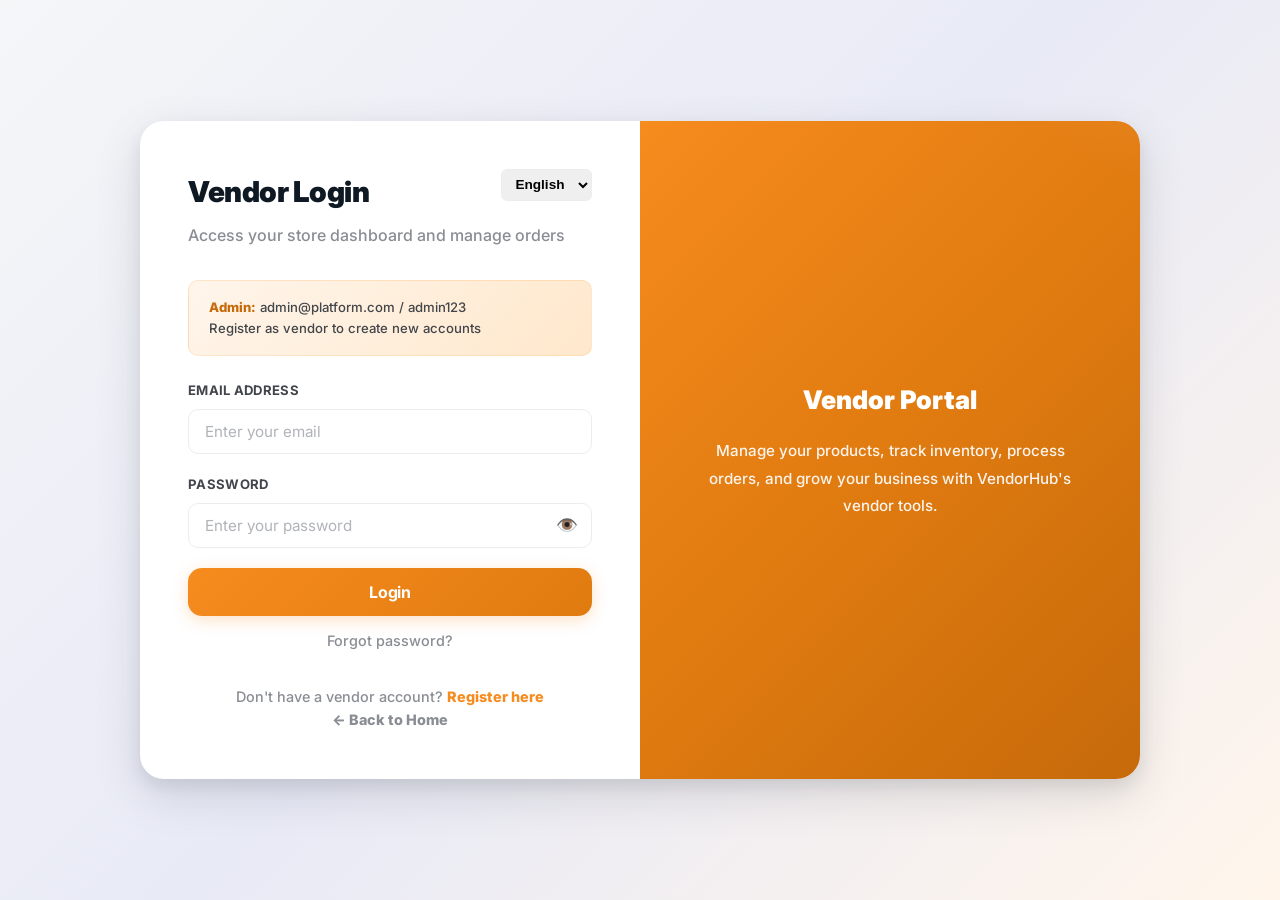
<file: vendor-dashboard.html>
<!DOCTYPE html>
<html lang="en">
<head>
    <meta charset="UTF-8">
    <meta name="viewport" content="width=device-width, initial-scale=1.0">
    <title>Vendor Dashboard - VendorHub</title>
    <link rel="stylesheet" href="styles.css">
    <script src="i18n.js"></script>
</head>
<body>
    <nav class="navbar">
        <div class="nav-container">
            <a href="index.html" class="logo" data-i18n-skip>Vendor<span>Hub</span></a>
            <ul class="nav-links">
                <li><a href="vendor-dashboard.html" class="active" data-i18n="dashboard">Dashboard</a></li>
                <li><a href="inventory.html">Inventory</a></li>
                <li><a href="vendor-settings.html">Settings</a></li>
            </ul>
            <button class="mobile-menu-btn" onclick="toggleMobileNav()" aria-label="Menu">☰</button>
            <div class="nav-actions">
                <select class="vh-lang-switcher" data-i18n-skip aria-label="Language" onchange="setLanguage(this.value)" style="padding:0.4rem 0.6rem;border-radius:6px;border:1.5px solid var(--gray-200);font-size:0.85rem;font-weight:600;margin-right:0.5rem;"><option value="en">English</option><option value="pcm">Pidgin</option><option value="yo">Yorùbá</option><option value="ha">Hausa</option><option value="ig">Igbo</option></select>
                <span id="userName" style="font-weight:600;font-size:0.9rem;"></span>
                <a href="index.html" class="btn btn-light btn-sm">🏪 Storefront</a>
                <button class="btn btn-light btn-sm" onclick="logout()">Logout</button>
            </div>
        </div>
    </nav>

    <div style="display:flex;">
        <aside class="sidebar">
            <ul class="sidebar-menu">
                <li><a href="#dashboard" class="active" onclick="showSection('dashboard', this)">🏠 <span data-i18n="dashboard">Dashboard</span></a></li>
                <li><a href="#orders" onclick="showSection('orders', this)">📦 <span data-i18n="orders">Orders</span></a></li>
                <li><a href="#products" onclick="showSection('products', this)">🛍️ <span data-i18n="products">Products</span></a></li>
                <li><a href="inventory.html">📊 Inventory</a></li>
                <li><a href="#reports" onclick="showSection('reports', this)">📈 <span data-i18n="reports">Reports</span></a></li>
                <li><a href="#messages" onclick="showSection('messages', this)">💬 Messages <span id="vendorUnreadBadge" style="display:none;background:var(--danger,#e53935);color:white;border-radius:10px;padding:1px 7px;font-size:0.72rem;font-weight:700;margin-left:4px;">0</span></a></li>
                <li><a href="vendor-settings.html">⚙️ Settings</a></li>
            </ul>
        </aside>

        <main class="main-content">
            <!-- Dashboard Section -->
            <div id="dashboard" class="section active">
                <div class="page-header">
                    <h1 data-i18n="vendor_dashboard">Vendor Dashboard</h1>
                    <p>Welcome back, <span id="welcomeName">Vendor</span></p>
                </div>

                <div class="quick-actions">
                    <a href="#orders" class="btn btn-primary" onclick="showSection('orders', document.querySelectorAll('.sidebar-menu a')[1])">📦 <span data-i18n="view_orders">View Orders</span></a>
                    <button class="btn btn-success" onclick="openProductModal()">➕ Add Product</button>
                    <a href="inventory.html" class="btn btn-info">📊 Check Stock</a>
                    <a href="#reports" class="btn btn-secondary" onclick="showSection('reports', document.querySelectorAll('.sidebar-menu a')[4])">📈 <span data-i18n="view_reports">View Reports</span></a>
                </div>

                <div class="grid grid-4" style="margin-bottom:2rem;">
                    <div class="stat-card">
                        <div class="stat-icon orange">📦</div>
                        <div class="stat-info">
                            <h3 id="totalOrders">0</h3>
                            <p>Total Orders</p>
                        </div>
                    </div>
                    <div class="stat-card">
                        <div class="stat-icon green">₦</div>
                        <div class="stat-info">
                            <h3 id="monthlyRevenue">₦0</h3>
                            <p>Monthly Revenue</p>
                        </div>
                    </div>
                    <div class="stat-card">
                        <div class="stat-icon red">⏳</div>
                        <div class="stat-info">
                            <h3 id="pendingOrders">0</h3>
                            <p>Pending Orders</p>
                        </div>
                    </div>
                    <div class="stat-card">
                        <div class="stat-icon purple">👥</div>
                        <div class="stat-info">
                            <h3 id="totalCustomers">0</h3>
                            <p>Total Customers</p>
                        </div>
                    </div>
                </div>

                <div class="card">
                    <div class="card-header">
                        <h3>Recent Orders</h3>
                        <a href="#orders" class="btn btn-outline btn-sm" onclick="showSection('orders', document.querySelectorAll('.sidebar-menu a')[1])">View All</a>
                    </div>
                    <div class="table-container">
                        <table class="table" id="recentOrdersTable">
                            <thead>
                                <tr><th>Order ID</th><th>Customer</th><th>Amount</th><th>Date</th><th>Status</th><th>Action</th></tr>
                            </thead>
                            <tbody></tbody>
                        </table>
                    </div>
                </div>
            </div>

            <!-- Orders Section -->
            <div id="orders" class="section">
                <div class="page-header">
                    <h1 data-i18n="order_management">Order Management</h1>
                    <p>Manage and update customer orders</p>
                </div>
                <div class="search-bar">
                    <input type="text" id="orderSearch" placeholder="Search orders...">
                    <select class="form-control" id="orderStatusFilter" style="width:180px;" onchange="loadOrders()">
                        <option value="all">All Statuses</option>
                        <option value="pending">Pending</option>
                        <option value="processing">Processing</option>
                        <option value="ready">Ready</option>
                        <option value="delivered">Delivered</option>
                    </select>
                    <button class="btn btn-primary" onclick="loadOrders()">Filter</button>
                </div>
                <div class="table-container">
                    <table class="table" id="ordersTable">
                        <thead>
                            <tr><th>ID</th><th>Customer</th><th>Amount</th><th>Date</th><th>Status</th><th>Payment</th><th>Actions</th></tr>
                        </thead>
                        <tbody></tbody>
                    </table>
                </div>
            </div>

            <!-- Products Section -->
            <div id="products" class="section">
                <div class="page-header">
                    <h1 data-i18n="product_management">Product Management</h1>
                    <p>Manage your store products</p>
                </div>
                <div class="quick-actions">
                    <button class="btn btn-success" onclick="openProductModal()">➕ Add Product</button>
                </div>
                <div class="table-container">
                    <table class="table" id="productsTable">
                        <thead>
                            <tr><th>Product</th><th>Category</th><th>Price</th><th>Stock</th><th>Status</th><th>Actions</th></tr>
                        </thead>
                        <tbody></tbody>
                    </table>
                </div>
            </div>

            <!-- Reports Section -->
            <div id="reports" class="section">
                <div class="page-header">
                    <h1 data-i18n="sales_reports">Sales Reports</h1>
                    <p>Insights into your business performance</p>
                </div>
                <div class="grid grid-2" style="margin-bottom:2rem;">
                    <div class="card">
                        <div class="card-header"><h3>Monthly Sales</h3></div>
                        <div class="card-body" id="monthlySales">
                            <div class="empty-state"><p>Loading...</p></div>
                        </div>
                    </div>
                    <div class="card">
                        <div class="card-header"><h3>Top Products</h3></div>
                        <div class="card-body" id="topProducts">
                            <div class="empty-state"><p>Loading...</p></div>
                        </div>
                    </div>
                </div>
                <div class="card">
                    <div class="card-header"><h3>Total Revenue</h3></div>
                    <div class="card-body">
                        <h2 id="totalRevenue" style="font-size:2.5rem;color:var(--primary);">₦0</h2>
                    </div>
                </div>
            </div>

            <!-- Messages Section -->
            <div id="messages" class="section">
                <div class="page-header">
                    <h1>💬 Messages</h1>
                    <p>Every conversation with your customers, in one place</p>
                </div>
                <div class="card">
                    <div class="card-body" id="vendorInbox">
                        <div class="empty-state"><p>Loading conversations...</p></div>
                    </div>
                </div>
            </div>
        </main>
    </div>

    <!-- Chat Modal -->
    <div class="modal" id="chatModal">
        <div class="modal-overlay" onclick="closeChatModal()"></div>
        <div class="modal-content" style="max-width:500px;">
            <div class="modal-header">
                <h3>💬 Order Chat</h3>
                <button class="modal-close" onclick="closeChatModal()">&times;</button>
            </div>
            <div class="modal-body">
                <div id="chatMessages" style="background:var(--gray-50);border-radius:var(--radius);padding:1rem;max-height:300px;overflow-y:auto;margin-bottom:1rem;">
                    <p style="text-align:center;color:var(--gray-400);font-size:0.85rem;">Loading messages...</p>
                </div>
                <div style="display:flex;gap:0.5rem;">
                    <input type="text" class="form-control" id="vendorChatInput" placeholder="Type a message..." onkeypress="if(event.key==='Enter')sendVendorMessage()">
                    <button class="btn btn-primary" onclick="sendVendorMessage()">Send</button>
                </div>
            </div>
        </div>
    </div>

    <!-- Product Modal -->
    <div class="modal" id="productModal">
        <div class="modal-overlay" onclick="closeProductModal()"></div>
        <div class="modal-content">
            <div class="modal-header">
                <h3 id="modalTitle">Add Product</h3>
                <button class="modal-close" onclick="closeProductModal()">&times;</button>
            </div>
            <div class="modal-body">
                <form id="productForm">
                    <input type="hidden" id="productId">
                    <div class="form-group">
                        <label class="form-label">Product Name</label>
                        <input type="text" class="form-control" id="prodName" required>
                    </div>
                    <div class="form-group">
                        <label class="form-label">Description</label>
                        <textarea class="form-control" id="prodDesc" rows="2"></textarea>
                    </div>
                    <div class="form-group">
                        <label class="form-label">Category</label>
                        <select class="form-control" id="prodCategory">
                            <option>Groceries</option>
                            <option>Bakery</option>
                            <option>Electronics</option>
                            <option>Fashion</option>
                            <option>Other</option>
                        </select>
                    </div>
                    <div class="grid grid-2" style="gap:1rem;">
                        <div class="form-group">
                            <label class="form-label">Price (₦)</label>
                            <input type="number" class="form-control" id="prodPrice" required min="0">
                        </div>
                        <div class="form-group">
                            <label class="form-label">Stock Quantity</label>
                            <input type="number" class="form-control" id="prodStock" required min="0">
                        </div>
                    </div>
                    <div class="form-group">
                        <label class="form-label">Product Image</label>
                        <div style="border:2px dashed var(--gray-300);border-radius:var(--radius);padding:1.5rem;text-align:center;cursor:pointer;transition:var(--transition);background:var(--gray-50);" id="dropZone" onclick="document.getElementById('prodImageFile').click()">
                            <div id="imagePreview" style="font-size:2.5rem;margin-bottom:0.5rem;">📷</div>
                            <p style="font-size:0.85rem;color:var(--gray-500);font-weight:600;margin-bottom:0.25rem;">Click to upload image</p>
                            <p style="font-size:0.75rem;color:var(--gray-400);">JPG, PNG, WEBP, GIF up to 5MB</p>
                        </div>
                        <input type="file" id="prodImageFile" accept="image/*" style="display:none;" onchange="handleImageSelect(this)">
                    </div>
                    <div style="text-align:center;margin:0.75rem 0;position:relative;">
                        <div style="position:absolute;top:50%;left:0;right:0;height:1px;background:var(--gray-200);"></div>
                        <span style="background:var(--white);padding:0 1rem;position:relative;color:var(--gray-400);font-size:0.8rem;font-weight:700;">OR</span>
                    </div>
                    <div class="form-group">
                        <label class="form-label">Paste Image URL</label>
                        <input type="text" class="form-control" id="prodImageUrl" placeholder="https://example.com/image.jpg" oninput="handleUrlInput(this.value)">
                    </div>
                </form>
            </div>
            <div class="modal-footer">
                <button class="btn btn-light" onclick="closeProductModal()">Cancel</button>
                <button class="btn btn-primary" onclick="saveProduct()">Save Product</button>
            </div>
        </div>
    </div>

    <script>
        const API_URL = 'https://vendorhub-backend-production.up.railway.app/api';
        const token = localStorage.getItem('token');
        const user = JSON.parse(localStorage.getItem('user') || '{}');

        if (!token || user.user_type !== 'vendor') {
            window.location.href = 'vendor-login.html';
        }

        document.getElementById('userName').textContent = user.first_name || 'Vendor';
        document.getElementById('welcomeName').textContent = user.first_name || 'Vendor';

        function showSection(id, link) {
            document.querySelectorAll('.section').forEach(s => s.classList.remove('active'));
            document.getElementById(id).classList.add('active');
            document.querySelectorAll('.sidebar-menu a').forEach(a => a.classList.remove('active'));
            if (link) link.classList.add('active');
            if (id === 'orders') loadOrders();
            if (id === 'products') loadProducts();
            if (id === 'reports') loadReports();
            if (id === 'messages') loadVendorInbox();
        }

        async function loadDashboard() {
            try {
                const res = await fetch(`${API_URL}/vendor/dashboard`, { headers: { 'Authorization': `Bearer ${token}` } });
                const data = await res.json();
                if (res.ok) {
                    document.getElementById('totalOrders').textContent = data.stats.total_orders;
                    document.getElementById('monthlyRevenue').textContent = '₦' + parseFloat(data.stats.monthly_revenue).toLocaleString();
                    document.getElementById('pendingOrders').textContent = data.stats.pending_orders;
                    document.getElementById('totalCustomers').textContent = data.stats.total_customers;

                    const tbody = document.querySelector('#recentOrdersTable tbody');
                    if (data.recent_orders.length > 0) {
                        tbody.innerHTML = data.recent_orders.map(o => `
                            <tr>
                                <td>#${o.id}<br><small style="color:var(--gray-400);">${o.order_code || ''}</small></td>
                                <td>${o.phone_number || 'Guest'}</td>
                                <td>₦${parseFloat(o.total_amount).toLocaleString()}</td>
                                <td>${new Date(o.created_at).toLocaleDateString()}</td>
                                <td><span class="badge badge-${o.status}">${o.status}</span></td>
                                <td><button class="btn btn-primary btn-sm" onclick="updateOrderStatus(${o.id}, 'processing')">Process</button></td>
                            </tr>
                        `).join('');
                    } else {
                        tbody.innerHTML = '<tr><td colspan="6" style="text-align:center;padding:2rem;">No orders yet</td></tr>';
                    }
                }
            } catch (err) { console.error(err); }
        }

        async function loadOrders() {
            const status = document.getElementById('orderStatusFilter').value;
            const search = document.getElementById('orderSearch').value;
            try {
                const res = await fetch(`${API_URL}/vendor/orders?status=${status}&search=${search}`, { headers: { 'Authorization': `Bearer ${token}` } });
                const orders = await res.json();
                const tbody = document.querySelector('#ordersTable tbody');
                if (orders.length > 0) {
                    tbody.innerHTML = orders.map(o => `
                        <tr>
                            <td>#${o.id}<br><small style="color:var(--gray-400);">${o.order_code || ''}</small></td>
                            <td>${o.phone_number || 'Guest'}</td>
                            <td>₦${parseFloat(o.total_amount).toLocaleString()}</td>
                            <td>${new Date(o.created_at).toLocaleDateString()}</td>
                            <td><span class="badge badge-${o.status}">${o.status}</span></td>
                            <td>
                                ${o.payment_status === 'paid' && o.payment_reference
                                    ? `<span class="btn btn-sm btn-success" title="Confirmed automatically via Flutterwave" style="cursor:default;">✅ Paid (Flutterwave)</span>`
                                    : `<button class="btn btn-sm ${o.payment_status === 'paid' ? 'btn-success' : 'btn-warning'}" onclick="togglePayment(${o.id}, '${o.payment_status === 'paid' ? 'pending' : 'paid'}')">
                                        ${o.payment_status === 'paid' ? '✅ Paid (Manual)' : '⏳ Unpaid'}
                                    </button>`
                                }
                            </td>
                            <td>
                                <select class="form-control" style="width:110px;display:inline-block;" onchange="updateOrderStatus(${o.id}, this.value)">
                                    <option value="" disabled selected>Status</option>
                                    <option value="pending">Pending</option>
                                    <option value="processing">Processing</option>
                                    <option value="ready">Ready</option>
                                    <option value="delivered">Delivered</option>
                                    <option value="cancelled">Cancelled</option>
                                </select>
                                <button class="btn btn-primary btn-sm" onclick="openChatModal(${o.id}, '${o.order_code || ''}', '${o.phone_number || ''}')">💬</button>
                            </td>
                        </tr>
                    `).join('');
                } else {
                    tbody.innerHTML = '<tr><td colspan="7" style="text-align:center;padding:2rem;">No orders found</td></tr>';
                }
            } catch (err) { console.error(err); }
        }

        async function updateOrderStatus(id, status) {
            if (!status) return;
            try {
                const res = await fetch(`${API_URL}/vendor/orders/${id}/status`, {
                    method: 'POST',
                    headers: { 'Content-Type': 'application/json', 'Authorization': `Bearer ${token}` },
                    body: JSON.stringify({ status })
                });
                if (res.ok) {
                    loadOrders();
                    loadDashboard();
                }
            } catch (err) { console.error(err); }
        }

        async function togglePayment(id, newStatus) {
            try {
                const res = await fetch(`${API_URL}/vendor/orders/${id}/payment`, {
                    method: 'POST',
                    headers: { 'Content-Type': 'application/json', 'Authorization': `Bearer ${token}` },
                    body: JSON.stringify({ payment_status: newStatus })
                });
                if (res.ok) loadOrders();
            } catch (err) { console.error(err); }
        }

        async function loadProducts() {
            try {
                const res = await fetch(`${API_URL}/vendor/products`, { headers: { 'Authorization': `Bearer ${token}` } });
                const products = await res.json();
                const tbody = document.querySelector('#productsTable tbody');
                if (products.length > 0) {
                    tbody.innerHTML = products.map(p => {
                        const imgHtml = p.image_url
                            ? `<img src="${p.image_url.startsWith('http') ? p.image_url : p.image_url}" style="width:48px;height:48px;object-fit:cover;border-radius:var(--radius-sm);margin-right:0.75rem;vertical-align:middle;border:1px solid var(--gray-200);">`
                            : `<span style="width:48px;height:48px;display:inline-flex;align-items:center;justify-content:center;background:var(--gray-100);border-radius:var(--radius-sm);margin-right:0.75rem;vertical-align:middle;font-size:1.25rem;">🛍️</span>`;
                        return `
                        <tr>
                            <td>${imgHtml}<strong>${p.name}</strong><br><small style="color:var(--gray-500);">${p.description || ''}</small></td>
                            <td>${p.category || '-'}</td>
                            <td>₦${parseFloat(p.price).toLocaleString()}</td>
                            <td>${p.stock_quantity}</td>
                            <td><span class="badge badge-${p.status === 'active' ? 'delivered' : 'cancelled'}">${p.status}</span></td>
                            <td>
                                <button class="btn btn-primary btn-sm" onclick="editProduct(${p.id}, '${p.name.replace(/'/g, "\\'")}', '${(p.description || '').replace(/'/g, "\\'")}', '${p.category || ''}', ${p.price}, ${p.stock_quantity}, '${p.image_url || ''}')">Edit</button>
                                <button class="btn btn-danger btn-sm" onclick="deleteProduct(${p.id})">Delete</button>
                            </td>
                        </tr>
                    `}).join('');
                } else {
                    tbody.innerHTML = '<tr><td colspan="6" style="text-align:center;padding:2rem;">No products yet. Add your first product!</td></tr>';
                }
            } catch (err) { console.error(err); }
        }

        let selectedImageFile = null;

        function openProductModal() {
            document.getElementById('productForm').reset();
            document.getElementById('productId').value = '';
            document.getElementById('modalTitle').textContent = 'Add Product';
            selectedImageFile = null;
            resetImagePreview();
            document.getElementById('productModal').classList.add('active');
        }

        function closeProductModal() {
            document.getElementById('productModal').classList.remove('active');
        }

        function resetImagePreview() {
            document.getElementById('imagePreview').innerHTML = '📷';
            document.getElementById('imagePreview').style = 'font-size:2.5rem;margin-bottom:0.5rem;';
            document.getElementById('dropZone').style.borderColor = 'var(--gray-300)';
            document.getElementById('dropZone').style.background = 'var(--gray-50)';
        }

        function handleImageSelect(input) {
            const file = input.files[0];
            if (!file) return;
            selectedImageFile = file;
            const reader = new FileReader();
            reader.onload = (e) => {
                document.getElementById('imagePreview').innerHTML = `<img src="${e.target.result}" style="width:80px;height:80px;object-fit:cover;border-radius:var(--radius);box-shadow:var(--shadow-sm);">`;
                document.getElementById('imagePreview').style = 'margin-bottom:0.5rem;';
                document.getElementById('dropZone').style.borderColor = 'var(--primary)';
                document.getElementById('dropZone').style.background = 'var(--primary-light)';
                document.getElementById('prodImageUrl').value = '';
            };
            reader.readAsDataURL(file);
        }

        function handleUrlInput(url) {
            if (url) {
                selectedImageFile = null;
                document.getElementById('imagePreview').innerHTML = `<img src="${url}" style="width:80px;height:80px;object-fit:cover;border-radius:var(--radius);box-shadow:var(--shadow-sm);" onerror="this.parentElement.innerHTML='📷';this.parentElement.style='font-size:2.5rem;margin-bottom:0.5rem;'">`;
                document.getElementById('imagePreview').style = 'margin-bottom:0.5rem;';
                document.getElementById('dropZone').style.borderColor = 'var(--primary)';
                document.getElementById('dropZone').style.background = 'var(--primary-light)';
            }
        }

        function editProduct(id, name, desc, category, price, stock, image) {
            document.getElementById('productId').value = id;
            document.getElementById('prodName').value = name;
            document.getElementById('prodDesc').value = desc;
            document.getElementById('prodCategory').value = category || 'Other';
            document.getElementById('prodPrice').value = price;
            document.getElementById('prodStock').value = stock;
            document.getElementById('prodImageUrl').value = image;
            selectedImageFile = null;
            document.getElementById('modalTitle').textContent = 'Edit Product';
            if (image) {
                handleUrlInput(image);
            } else {
                resetImagePreview();
            }
            document.getElementById('productModal').classList.add('active');
        }

        async function saveProduct() {
            const form = document.getElementById('productForm');
            if (!form.reportValidity()) return;

            const id = document.getElementById('productId').value;
            const saveButton = document.querySelector('#productModal .modal-footer .btn-primary');
            const originalButtonText = saveButton.textContent;
            saveButton.disabled = true;
            saveButton.textContent = 'Saving...';

            const formData = new FormData();
            formData.append('name', document.getElementById('prodName').value.trim());
            formData.append('description', document.getElementById('prodDesc').value.trim());
            formData.append('category', document.getElementById('prodCategory').value);
            formData.append('price', document.getElementById('prodPrice').value);
            formData.append('stock_quantity', document.getElementById('prodStock').value);
            formData.append('status', 'active');

            const urlInput = document.getElementById('prodImageUrl').value.trim();
            if (selectedImageFile) {
                formData.append('image', selectedImageFile);
            } else if (urlInput) {
                formData.append('image_url', urlInput);
            }

            try {
                const apiUrl = id ? `${API_URL}/vendor/products/${id}` : `${API_URL}/vendor/products`;
                const method = id ? 'PUT' : 'POST';
                const res = await fetch(apiUrl, {
                    method,
                    headers: { 'Authorization': `Bearer ${token}` },
                    body: formData
                });
                const data = await res.json().catch(() => ({}));
                if (res.ok) {
                    closeProductModal();
                    await loadProducts();
                    alert(data.message || 'Product saved successfully');
                } else {
                    alert(data.message || 'Failed to save product');
                }
            } catch (err) {
                console.error('Save product error:', err);
                alert('Network error. Please try again.');
            } finally {
                saveButton.disabled = false;
                saveButton.textContent = originalButtonText;
            }
        }

        async function deleteProduct(id) {
            if (!confirm('Are you sure you want to delete this product?')) return;
            try {
                const res = await fetch(`${API_URL}/vendor/products/${id}`, {
                    method: 'DELETE',
                    headers: { 'Authorization': `Bearer ${token}` }
                });
                if (res.ok) loadProducts();
            } catch (err) { console.error(err); }
        }

        async function loadReports() {
            try {
                const res = await fetch(`${API_URL}/vendor/reports`, { headers: { 'Authorization': `Bearer ${token}` } });
                const data = await res.json();
                if (res.ok) {
                    document.getElementById('totalRevenue').textContent = '₦' + parseFloat(data.total_revenue).toLocaleString();

                    const ms = document.getElementById('monthlySales');
                    if (data.monthly_sales.length > 0) {
                        ms.innerHTML = data.monthly_sales.map(s => `
                            <div style="display:flex;justify-content:space-between;padding:0.75rem 0;border-bottom:1px solid var(--gray-lighter);">
                                <span>${s.month}</span>
                                <span><strong>₦${parseFloat(s.revenue).toLocaleString()}</strong> (${s.orders} orders)</span>
                            </div>
                        `).join('');
                    } else {
                        ms.innerHTML = '<p>No sales data yet</p>';
                    }

                    const tp = document.getElementById('topProducts');
                    if (data.top_products.length > 0) {
                        tp.innerHTML = data.top_products.map((p, i) => `
                            <div style="display:flex;justify-content:space-between;padding:0.75rem 0;border-bottom:1px solid var(--gray-lighter);">
                                <span>#${i+1} ${p.name}</span>
                                <span><strong>${p.total_sold} sold</strong> · ₦${parseFloat(p.revenue).toLocaleString()}</span>
                            </div>
                        `).join('');
                    } else {
                        tp.innerHTML = '<p>No product sales yet</p>';
                    }
                }
            } catch (err) { console.error(err); }
        }

        // Chat functions
        let chatOrderId = null;

        async function refreshUnreadBadge() {
            try {
                const res = await fetch(`${API_URL}/vendor/messages/unread-count`, {
                    headers: { 'Authorization': `Bearer ${token}` }
                });
                const data = await res.json();
                const badge = document.getElementById('vendorUnreadBadge');
                if (data.count > 0) {
                    badge.textContent = data.count > 99 ? '99+' : data.count;
                    badge.style.display = 'inline-block';
                } else {
                    badge.style.display = 'none';
                }
            } catch (err) { console.error(err); }
        }
        refreshUnreadBadge();
        setInterval(refreshUnreadBadge, 15000); // check for new messages every 15s, even outside the Messages tab

        async function loadVendorInbox() {
            const container = document.getElementById('vendorInbox');
            container.innerHTML = '<div class="empty-state"><p>Loading conversations...</p></div>';
            try {
                const res = await fetch(`${API_URL}/vendor/conversations`, {
                    headers: { 'Authorization': `Bearer ${token}` }
                });
                const conversations = await res.json();
                if (!conversations.length) {
                    container.innerHTML = '<div class="empty-state"><p>No conversations yet. Messages from customers will show up here.</p></div>';
                    return;
                }
                container.innerHTML = conversations.map(c => `
                    <div onclick="openChatModal(${c.order_id}, '${c.order_code}', '${c.phone_number}')"
                         style="display:flex;justify-content:space-between;align-items:center;padding:0.9rem 0.5rem;border-bottom:1px solid var(--gray-100);cursor:pointer;">
                        <div>
                            <strong>${escapeHtml(c.phone_number)}</strong>
                            <span style="color:var(--gray-400);font-size:0.8rem;margin-left:0.5rem;">${c.order_code}</span>
                            <div style="font-size:0.85rem;color:var(--gray-500);max-width:400px;overflow:hidden;text-overflow:ellipsis;white-space:nowrap;">
                                ${c.last_message ? (c.last_sender === 'vendor' ? 'You: ' : '') + escapeHtml(c.last_message) : 'No messages yet'}
                            </div>
                        </div>
                        <span class="badge badge-${c.status}">${c.status}</span>
                    </div>
                `).join('');
            } catch (err) {
                console.error(err);
                container.innerHTML = '<div class="empty-state"><p>Could not load conversations.</p></div>';
            }
        }

        function openChatModal(orderId, orderCode, phone) {
            chatOrderId = orderId;
            document.getElementById('chatModal').classList.add('active');
            loadVendorChat(orderId);
            fetch(`${API_URL}/messages/${orderId}/mark-read`, {
                method: 'POST',
                headers: { 'Content-Type': 'application/json', 'Authorization': `Bearer ${token}` }
            }).then(refreshUnreadBadge).catch(err => console.error(err));
        }

        function closeChatModal() {
            document.getElementById('chatModal').classList.remove('active');
            chatOrderId = null;
        }

        async function loadVendorChat(orderId) {
            try {
                const res = await fetch(`${API_URL}/messages/${orderId}`, {
                    headers: { 'Authorization': `Bearer ${token}` }
                });
                const messages = await res.json();
                const container = document.getElementById('chatMessages');
                if (messages.length === 0) {
                    container.innerHTML = '<p style="text-align:center;color:var(--gray-400);font-size:0.85rem;">No messages yet.</p>';
                } else {
                    container.innerHTML = messages.map(m => `
                        <div style="margin-bottom:0.75rem;text-align:${m.sender_type === 'vendor' ? 'right' : 'left'};">
                            <div style="display:inline-block;padding:0.6rem 1rem;border-radius:var(--radius-lg);font-size:0.88rem;${m.sender_type === 'vendor' ? 'background:var(--primary);color:white;border-bottom-right-radius:4px;' : 'background:var(--white);color:var(--gray-800);border:1.5px solid var(--gray-200);border-bottom-left-radius:4px;'}">${escapeHtml(m.content)}</div>
                            <div style="font-size:0.7rem;color:var(--gray-400);margin-top:0.2rem;font-weight:600;">${m.sender_name} · ${new Date(m.created_at).toLocaleTimeString()}</div>
                        </div>
                    `).join('');
                    container.scrollTop = container.scrollHeight;
                }
            } catch (err) { console.error('Chat load error:', err); }
        }

        async function sendVendorMessage() {
            const input = document.getElementById('vendorChatInput');
            const content = input.value.trim();
            if (!content || !chatOrderId) return;

            try {
                const res = await fetch(`${API_URL}/messages`, {
                    method: 'POST',
                    headers: { 'Content-Type': 'application/json', 'Authorization': `Bearer ${token}` },
                    body: JSON.stringify({
                        order_id: chatOrderId,
                        content
                    })
                });
                if (res.ok) {
                    input.value = '';
                    loadVendorChat(chatOrderId);
                }
            } catch (err) { console.error('Send message error:', err); }
        }

        function escapeHtml(text) {
            const div = document.createElement('div');
            div.textContent = text;
            return div.innerHTML;
        }

        function logout() {
            localStorage.clear();
            window.location.href = 'vendor-login.html';
        }

        loadDashboard();
    </script>


</body>
</html>
</file>
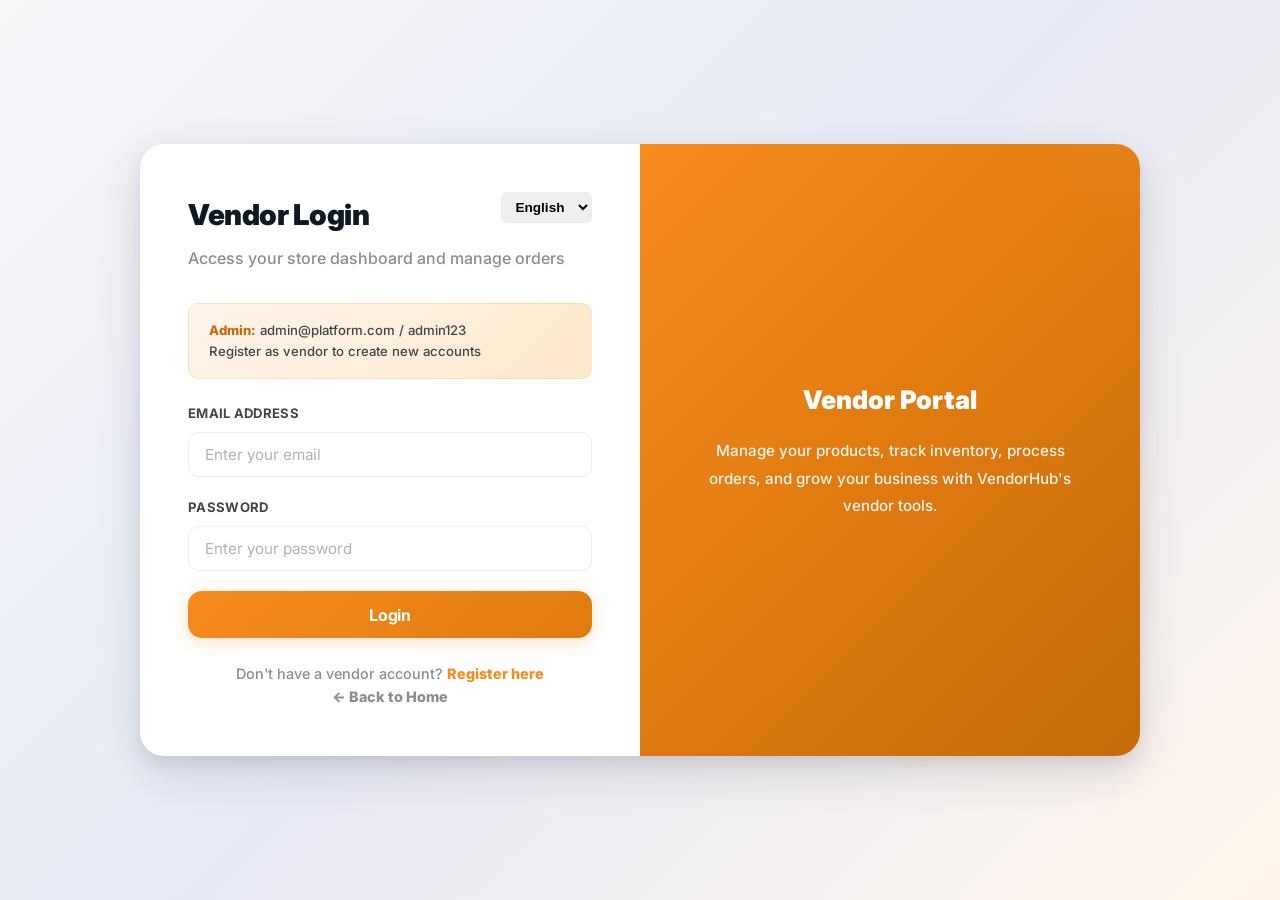
<file: vendor-login (1).html>
<!DOCTYPE html>
<html lang="en">
<head>
    <meta charset="UTF-8">
    <meta name="viewport" content="width=device-width, initial-scale=1.0">
    <title>Vendor Login - VendorHub</title>
    <link rel="stylesheet" href="styles.css">
    <script src="i18n.js"></script>
    <style>
        .demo-box {
            background: linear-gradient(135deg, var(--primary-light) 0%, #ffe8cc 100%);
            border-radius: var(--radius);
            padding: 1rem 1.25rem;
            margin-bottom: 1.5rem;
            font-size: 0.82rem;
            border: 1.5px solid rgba(246, 139, 30, 0.15);
            font-weight: 500;
            color: var(--gray-700);
        }
        .demo-box strong { color: var(--primary-darker); font-weight: 800; }
    </style>
</head>
<body class="auth-page">
    <div class="auth-container">
        <div class="auth-form-section">
            <select class="vh-lang-switcher" data-i18n-skip aria-label="Language" onchange="setLanguage(this.value)" style="padding:0.4rem 0.6rem;border-radius:6px;border:1.5px solid var(--gray-200);font-size:0.85rem;font-weight:600;float:right;"><option value="en">English</option><option value="pcm">Pidgin</option><option value="yo">Yorùbá</option><option value="ha">Hausa</option><option value="ig">Igbo</option></select><h2><span data-i18n="vendor_login_title">Vendor Login</span></h2>
            <p>Access your store dashboard and manage orders</p>

            <div class="demo-box">
                <strong>Admin:</strong> admin@platform.com / admin123<br>
                <span style="color:var(--gray);">Register as vendor to create new accounts</span>
            </div>

            <form id="loginForm">
                <div class="form-group">
                    <label class="form-label">Email Address</label>
                    <input type="email" class="form-control" id="email" required placeholder="Enter your email">
                </div>
                <div class="form-group">
                    <label class="form-label">Password</label>
                    <input type="password" class="form-control" id="password" required placeholder="Enter your password">
                </div>

                <div id="alertBox"></div>

                <button type="submit" class="btn btn-primary btn-block btn-lg" id="submitBtn">Login</button>
            </form>

            <div class="auth-footer">
                Don't have a vendor account? <a href="vendor-register.html">Register here</a><br>
                <a href="index.html" style="color:var(--gray);">← Back to Home</a>
            </div>
        </div>
        <div class="auth-image-section">
            <h3>Vendor Portal</h3>
            <p>Manage your products, track inventory, process orders, and grow your business with VendorHub's vendor tools.</p>
        </div>
    </div>

    <script>
        const API_URL = 'https://vendorhub-backend-production.up.railway.app/api';

        function showAlert(message, type) {
            document.getElementById('alertBox').innerHTML = `<div class="alert alert-${type}">${message}</div>`;
        }

        document.getElementById('loginForm').addEventListener('submit', async (e) => {
            e.preventDefault();
            const submitBtn = document.getElementById('submitBtn');
            submitBtn.disabled = true;
            submitBtn.innerHTML = '<span class="loading"></span> Logging in...';

            const data = {
                email: document.getElementById('email').value,
                password: document.getElementById('password').value
            };

            try {
                const res = await fetch(`${API_URL}/auth/login`, {
                    method: 'POST',
                    headers: { 'Content-Type': 'application/json' },
                    body: JSON.stringify(data)
                });
                const result = await res.json();

                if (res.ok) {
                    localStorage.setItem('token', result.token);
                    localStorage.setItem('user', JSON.stringify(result.user));
                    showAlert('Login successful! Redirecting...', 'success');
                    setTimeout(() => {
                        if (result.user.user_type === 'vendor') window.location.href = 'vendor-dashboard.html';
                        else if (result.user.user_type === 'admin') window.location.href = 'admin-dashboard.html';
                    }, 1000);
                } else {
                    showAlert(result.message || 'Login failed', 'danger');
                    submitBtn.disabled = false;
                    submitBtn.innerHTML = 'Login';
                }
            } catch (err) {
                showAlert('Network error. Please try again.', 'danger');
                submitBtn.disabled = false;
                submitBtn.innerHTML = 'Login';
            }
        });
    </script>


</body>
</html>
</file>
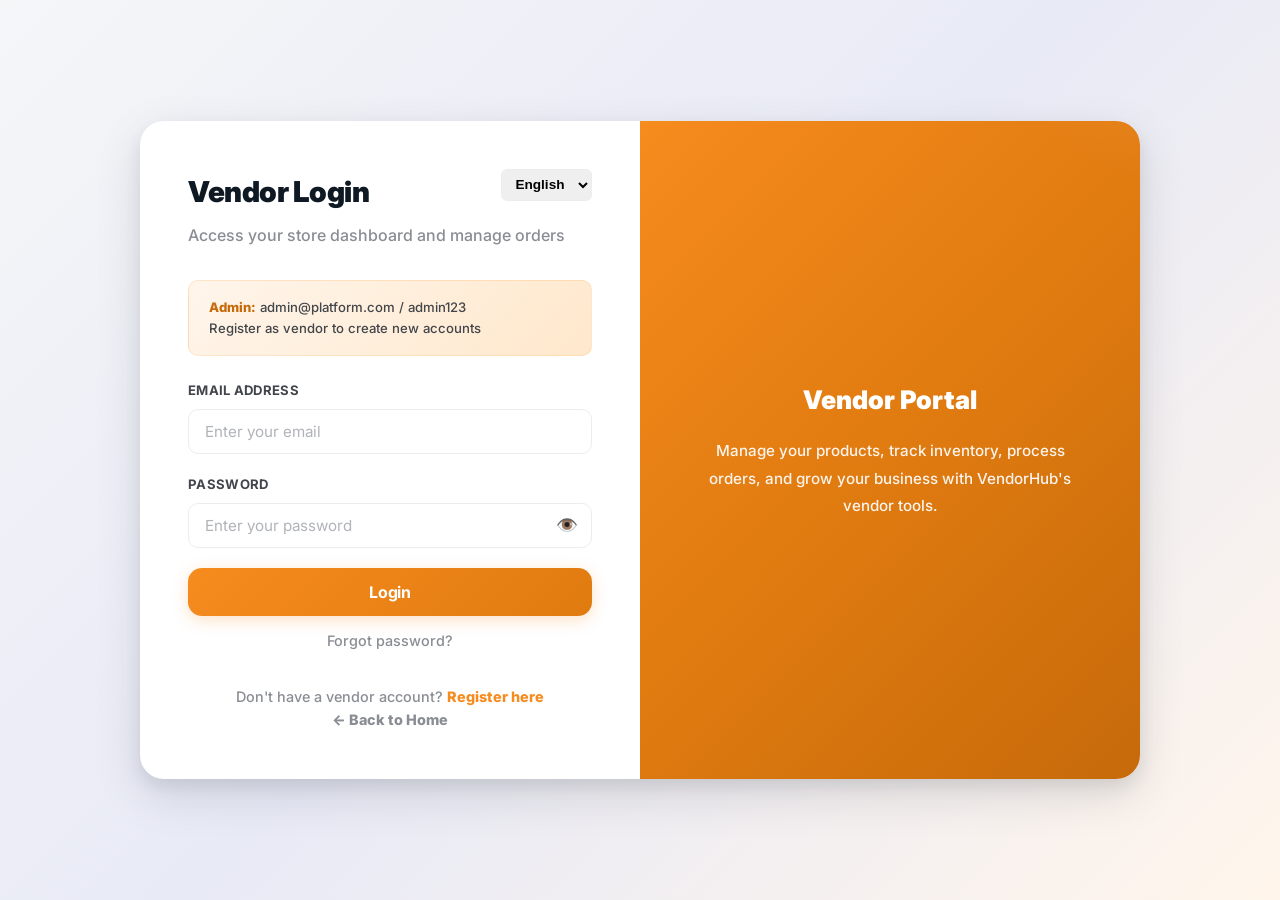
<file: vendor-login.html>
<!DOCTYPE html>
<html lang="en">
<head>
    <meta charset="UTF-8">
    <meta name="viewport" content="width=device-width, initial-scale=1.0">
    <title>Vendor Login - VendorHub</title>
    <link rel="stylesheet" href="styles.css">
    <script src="i18n.js"></script>
    <style>
        .demo-box {
            background: linear-gradient(135deg, var(--primary-light) 0%, #ffe8cc 100%);
            border-radius: var(--radius);
            padding: 1rem 1.25rem;
            margin-bottom: 1.5rem;
            font-size: 0.82rem;
            border: 1.5px solid rgba(246, 139, 30, 0.15);
            font-weight: 500;
            color: var(--gray-700);
        }
        .demo-box strong { color: var(--primary-darker); font-weight: 800; }
    </style>
</head>
<body class="auth-page">
    <div class="auth-container">
        <div class="auth-form-section">
            <select class="vh-lang-switcher" data-i18n-skip aria-label="Language" onchange="setLanguage(this.value)" style="padding:0.4rem 0.6rem;border-radius:6px;border:1.5px solid var(--gray-200);font-size:0.85rem;font-weight:600;float:right;"><option value="en">English</option><option value="pcm">Pidgin</option><option value="yo">Yorùbá</option><option value="ha">Hausa</option><option value="ig">Igbo</option></select><h2><span data-i18n="vendor_login_title">Vendor Login</span></h2>
            <p>Access your store dashboard and manage orders</p>

            <div class="demo-box">
                <strong>Admin:</strong> admin@platform.com / admin123<br>
                <span style="color:var(--gray);">Register as vendor to create new accounts</span>
            </div>

            <form id="loginForm">
                <div class="form-group">
                    <label class="form-label">Email Address</label>
                    <input type="email" class="form-control" id="email" required placeholder="Enter your email">
                </div>
                <div class="form-group">
                    <label class="form-label">Password</label>
                    <div style="position:relative;">
                        <input type="password" class="form-control" id="password" required placeholder="Enter your password" style="padding-right:44px;">
                        <button type="button" onclick="togglePasswordField('password', this)" style="position:absolute;right:10px;top:50%;transform:translateY(-50%);background:none;border:none;cursor:pointer;font-size:1.1rem;line-height:1;padding:4px;" aria-label="Show password">👁️</button>
                    </div>
                </div>

                <div id="alertBox"></div>

                <button type="submit" class="btn btn-primary btn-block btn-lg" id="submitBtn">Login</button>
                <p style="text-align:center;margin-top:0.75rem;"><a href="#" onclick="showForgotPassword();return false;" style="color:var(--gray-500);font-size:0.9rem;">Forgot password?</a></p>
            </form>

            <div id="forgotStep1" style="display:none;">
                <p style="color:var(--gray-500);margin-bottom:1rem;">Enter the phone number on your vendor account. If it matches, we'll send a 6-digit reset code to it by SMS.</p>
                <div class="form-group">
                    <label class="form-label">Phone Number</label>
                    <input type="tel" class="form-control" id="resetPhone" placeholder="Phone number used at registration">
                </div>
                <div id="forgotAlertBox"></div>
                <button type="button" class="btn btn-primary btn-block btn-lg" onclick="requestResetCode()" id="requestCodeBtn">Send Reset Code</button>
                <p style="text-align:center;margin-top:0.75rem;"><a href="#" onclick="backToLogin();return false;" style="color:var(--gray-500);font-size:0.9rem;">← Back to login</a></p>
            </div>

            <div id="forgotStep2" style="display:none;">
                <p style="color:var(--gray-500);margin-bottom:1rem;">Enter the 6-digit code you were sent, and your new password.</p>
                <div class="form-group">
                    <label class="form-label">Reset Code</label>
                    <input type="text" class="form-control" id="resetCode" placeholder="6-digit code" maxlength="6">
                </div>
                <div class="form-group">
                    <label class="form-label">New Password</label>
                    <div style="position:relative;">
                        <input type="password" class="form-control" id="newPassword" placeholder="At least 6 characters" style="padding-right:44px;">
                        <button type="button" onclick="togglePasswordField('newPassword', this)" style="position:absolute;right:10px;top:50%;transform:translateY(-50%);background:none;border:none;cursor:pointer;font-size:1.1rem;line-height:1;padding:4px;" aria-label="Show password">👁️</button>
                    </div>
                </div>
                <div id="resetAlertBox"></div>
                <button type="button" class="btn btn-primary btn-block btn-lg" onclick="submitNewPassword()" id="resetBtn">Reset Password</button>
                <p style="text-align:center;margin-top:0.75rem;"><a href="#" onclick="backToLogin();return false;" style="color:var(--gray-500);font-size:0.9rem;">← Back to login</a></p>
            </div>

            <div class="auth-footer">
                Don't have a vendor account? <a href="vendor-register.html">Register here</a><br>
                <a href="index.html" style="color:var(--gray);">← Back to Home</a>
            </div>
        </div>
        <div class="auth-image-section">
            <h3>Vendor Portal</h3>
            <p>Manage your products, track inventory, process orders, and grow your business with VendorHub's vendor tools.</p>
        </div>
    </div>

    <script>
        const API_URL = 'https://vendorhub-backend-production.up.railway.app/api';

        function showAlert(message, type) {
            document.getElementById('alertBox').innerHTML = `<div class="alert alert-${type}">${message}</div>`;
        }

        function togglePasswordField(inputId, btn) {
            const input = document.getElementById(inputId);
            const showing = input.type === 'text';
            input.type = showing ? 'password' : 'text';
            btn.textContent = showing ? '👁️' : '🙈';
            btn.setAttribute('aria-label', showing ? 'Show password' : 'Hide password');
        }

        function showForgotPassword() {
            document.getElementById('loginForm').style.display = 'none';
            document.getElementById('forgotStep1').style.display = 'block';
            document.getElementById('forgotStep2').style.display = 'none';
        }

        function backToLogin() {
            document.getElementById('loginForm').style.display = 'block';
            document.getElementById('forgotStep1').style.display = 'none';
            document.getElementById('forgotStep2').style.display = 'none';
        }

        let resetPhoneNumber = '';

        async function requestResetCode() {
            const phone = document.getElementById('resetPhone').value.trim();
            const box = document.getElementById('forgotAlertBox');
            const btn = document.getElementById('requestCodeBtn');
            if (!phone) {
                box.innerHTML = '<div class="alert alert-danger">Enter your phone number</div>';
                return;
            }
            btn.disabled = true;
            btn.innerHTML = '<span class="loading"></span> Sending...';
            try {
                const res = await fetch(`${API_URL}/auth/forgot-password`, {
                    method: 'POST',
                    headers: { 'Content-Type': 'application/json' },
                    body: JSON.stringify({ phone_number: phone })
                });
                const result = await res.json();
                resetPhoneNumber = phone;
                box.innerHTML = `<div class="alert alert-success">${result.message}</div>`;
                document.getElementById('forgotStep1').style.display = 'none';
                document.getElementById('forgotStep2').style.display = 'block';
            } catch (err) {
                box.innerHTML = '<div class="alert alert-danger">Network error. Please try again.</div>';
            } finally {
                btn.disabled = false;
                btn.innerHTML = 'Send Reset Code';
            }
        }

        async function submitNewPassword() {
            const code = document.getElementById('resetCode').value.trim();
            const newPassword = document.getElementById('newPassword').value;
            const box = document.getElementById('resetAlertBox');
            const btn = document.getElementById('resetBtn');
            if (!code || !newPassword) {
                box.innerHTML = '<div class="alert alert-danger">Enter the code and your new password</div>';
                return;
            }
            btn.disabled = true;
            btn.innerHTML = '<span class="loading"></span> Resetting...';
            try {
                const res = await fetch(`${API_URL}/auth/reset-password`, {
                    method: 'POST',
                    headers: { 'Content-Type': 'application/json' },
                    body: JSON.stringify({ phone_number: resetPhoneNumber, code, newPassword })
                });
                const result = await res.json();
                if (res.ok) {
                    box.innerHTML = `<div class="alert alert-success">${result.message}</div>`;
                    setTimeout(backToLogin, 2000);
                } else {
                    box.innerHTML = `<div class="alert alert-danger">${result.message}</div>`;
                }
            } catch (err) {
                box.innerHTML = '<div class="alert alert-danger">Network error. Please try again.</div>';
            } finally {
                btn.disabled = false;
                btn.innerHTML = 'Reset Password';
            }
        }

        document.getElementById('loginForm').addEventListener('submit', async (e) => {
            e.preventDefault();
            const submitBtn = document.getElementById('submitBtn');
            submitBtn.disabled = true;
            submitBtn.innerHTML = '<span class="loading"></span> Logging in...';

            const data = {
                email: document.getElementById('email').value,
                password: document.getElementById('password').value
            };

            try {
                const res = await fetch(`${API_URL}/auth/login`, {
                    method: 'POST',
                    headers: { 'Content-Type': 'application/json' },
                    body: JSON.stringify(data)
                });
                const result = await res.json();

                if (res.ok) {
                    localStorage.setItem('token', result.token);
                    localStorage.setItem('user', JSON.stringify(result.user));
                    showAlert('Login successful! Redirecting...', 'success');
                    setTimeout(() => {
                        if (result.user.user_type === 'vendor') window.location.href = 'vendor-dashboard.html';
                        else if (result.user.user_type === 'admin') window.location.href = 'admin-dashboard.html';
                    }, 1000);
                } else {
                    showAlert(result.message || 'Login failed', 'danger');
                    submitBtn.disabled = false;
                    submitBtn.innerHTML = 'Login';
                }
            } catch (err) {
                showAlert('Network error. Please try again.', 'danger');
                submitBtn.disabled = false;
                submitBtn.innerHTML = 'Login';
            }
        });
    </script>


</body>
</html>
</file>
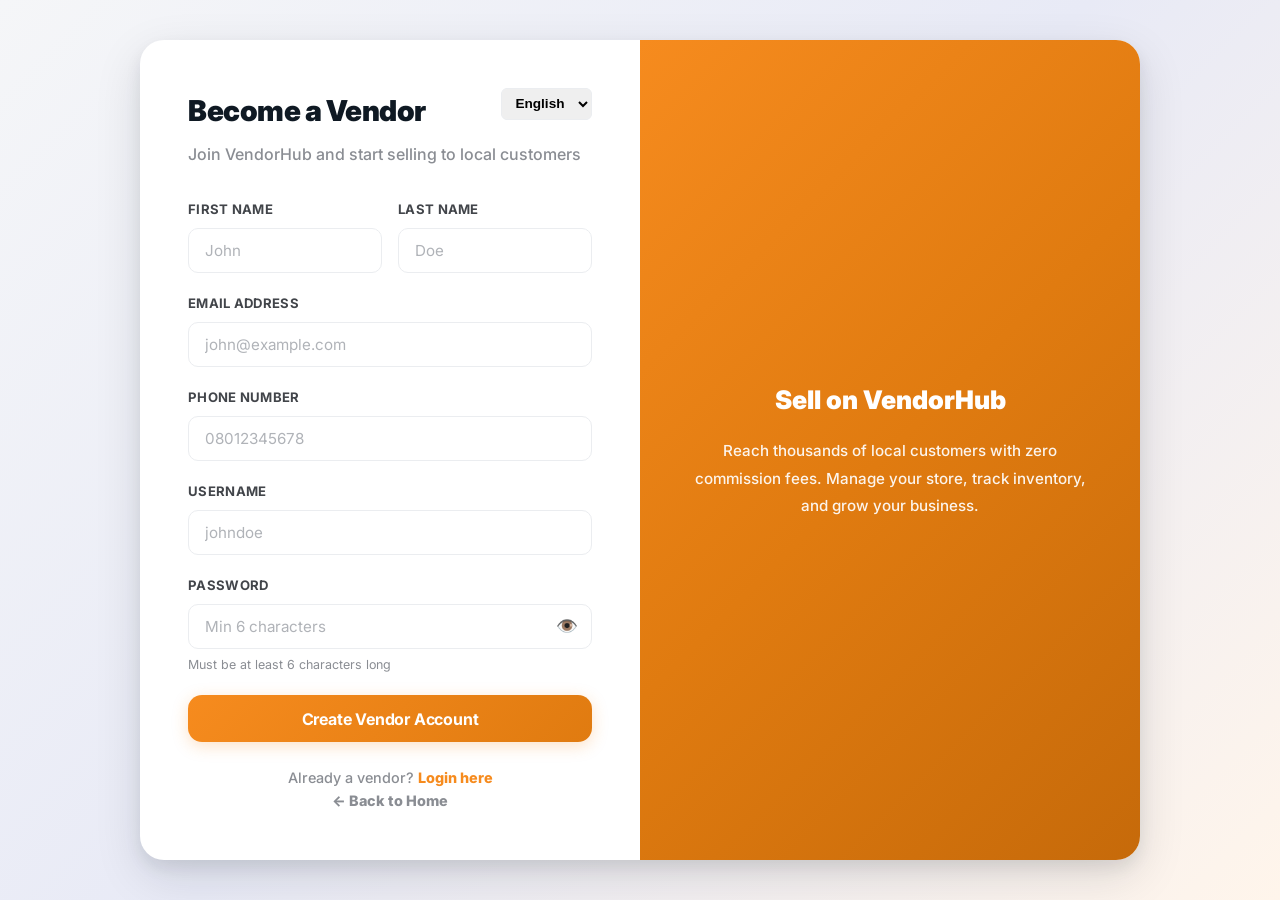
<file: vendor-register.html>
<!DOCTYPE html>
<html lang="en">
<head>
    <meta charset="UTF-8">
    <meta name="viewport" content="width=device-width, initial-scale=1.0">
    <title>Become a Vendor - VendorHub</title>
    <link rel="stylesheet" href="styles.css">
    <script src="i18n.js"></script>
</head>
<body class="auth-page">
    <div class="auth-container">
        <div class="auth-form-section">
            <select class="vh-lang-switcher" data-i18n-skip aria-label="Language" onchange="setLanguage(this.value)" style="padding:0.4rem 0.6rem;border-radius:6px;border:1.5px solid var(--gray-200);font-size:0.85rem;font-weight:600;float:right;"><option value="en">English</option><option value="pcm">Pidgin</option><option value="yo">Yorùbá</option><option value="ha">Hausa</option><option value="ig">Igbo</option></select><h2><span data-i18n="become_vendor_title">Become a Vendor</span></h2>
            <p>Join VendorHub and start selling to local customers</p>

            <form id="registerForm">
                <div class="grid grid-2" style="gap:1rem;">
                    <div class="form-group">
                        <label class="form-label">First Name</label>
                        <input type="text" class="form-control" id="firstName" required placeholder="John">
                    </div>
                    <div class="form-group">
                        <label class="form-label">Last Name</label>
                        <input type="text" class="form-control" id="lastName" required placeholder="Doe">
                    </div>
                </div>
                <div class="form-group">
                    <label class="form-label">Email Address</label>
                    <input type="email" class="form-control" id="email" required placeholder="john@example.com">
                </div>
                <div class="form-group">
                    <label class="form-label">Phone Number</label>
                    <input type="tel" class="form-control" id="phone" placeholder="08012345678">
                </div>
                <div class="form-group">
                    <label class="form-label">Username</label>
                    <input type="text" class="form-control" id="username" required placeholder="johndoe">
                </div>
                <div class="form-group">
                    <label class="form-label">Password</label>
                    <div style="position:relative;">
                        <input type="password" class="form-control" id="password" required placeholder="Min 6 characters" style="padding-right:44px;">
                        <button type="button" onclick="togglePasswordField('password', this)" style="position:absolute;right:10px;top:50%;transform:translateY(-50%);background:none;border:none;cursor:pointer;font-size:1.1rem;line-height:1;padding:4px;" aria-label="Show password">👁️</button>
                    </div>
                    <div class="form-text">Must be at least 6 characters long</div>
                </div>

                <div id="alertBox"></div>

                <button type="submit" class="btn btn-primary btn-block btn-lg" id="submitBtn">Create Vendor Account</button>
            </form>

            <div class="auth-footer">
                Already a vendor? <a href="vendor-login.html">Login here</a><br>
                <a href="index.html" style="color:var(--gray);">← Back to Home</a>
            </div>
        </div>
        <div class="auth-image-section">
            <h3>Sell on VendorHub</h3>
            <p>Reach thousands of local customers with zero commission fees. Manage your store, track inventory, and grow your business.</p>
        </div>
    </div>

    <script>
        const API_URL = 'https://vendorhub-backend-production.up.railway.app/api';

        function showAlert(message, type) {
            document.getElementById('alertBox').innerHTML = `<div class="alert alert-${type}">${message}</div>`;
        }

        function togglePasswordField(inputId, btn) {
            const input = document.getElementById(inputId);
            const showing = input.type === 'text';
            input.type = showing ? 'password' : 'text';
            btn.textContent = showing ? '👁️' : '🙈';
            btn.setAttribute('aria-label', showing ? 'Show password' : 'Hide password');
        }

        document.getElementById('registerForm').addEventListener('submit', async (e) => {
            e.preventDefault();
            const submitBtn = document.getElementById('submitBtn');
            submitBtn.disabled = true;
            submitBtn.innerHTML = '<span class="loading"></span> Creating account...';

            const data = {
                first_name: document.getElementById('firstName').value,
                last_name: document.getElementById('lastName').value,
                email: document.getElementById('email').value,
                phone_number: document.getElementById('phone').value,
                username: document.getElementById('username').value,
                password: document.getElementById('password').value,
                user_type: 'vendor'
            };

            try {
                const res = await fetch(`${API_URL}/auth/register`, {
                    method: 'POST',
                    headers: { 'Content-Type': 'application/json' },
                    body: JSON.stringify(data)
                });
                const result = await res.json();

                if (res.ok) {
                    showAlert('Vendor account created! Redirecting to login...', 'success');
                    setTimeout(() => window.location.href = 'vendor-login.html', 1500);
                } else {
                    showAlert(result.message || 'Registration failed', 'danger');
                    submitBtn.disabled = false;
                    submitBtn.innerHTML = 'Create Vendor Account';
                }
            } catch (err) {
                showAlert('Network error. Please try again.', 'danger');
                submitBtn.disabled = false;
                submitBtn.innerHTML = 'Create Vendor Account';
            }
        });
    </script>


</body>
</html>
</file>
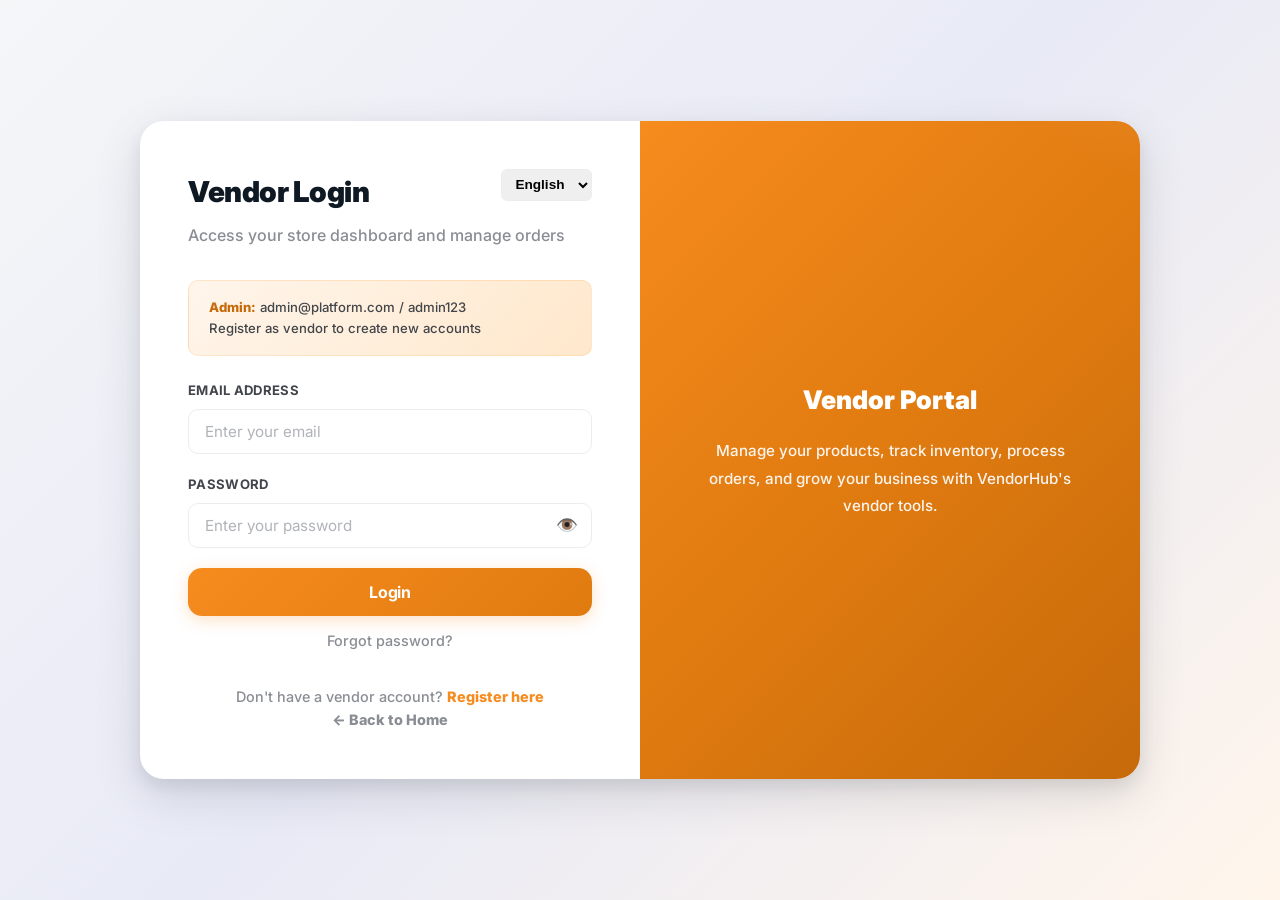
<file: vendor-settings.html>
<!DOCTYPE html>
<html lang="en">
<head>
    <meta charset="UTF-8">
    <meta name="viewport" content="width=device-width, initial-scale=1.0">
    <title>Vendor Settings - VendorHub</title>
    <link rel="stylesheet" href="styles.css">
    <script src="i18n.js"></script>
    <style>
        .img-uploader {
            border: 1.5px dashed var(--gray-200, #ddd);
            border-radius: var(--radius, 12px);
            padding: 1rem;
            text-align: center;
            background: var(--gray-50, #fafafa);
        }
        .img-preview {
            display: none;
            max-width: 100%;
            border-radius: 8px;
            margin: 0 auto 0.75rem;
            object-fit: cover;
            box-shadow: 0 2px 8px rgba(0,0,0,0.08);
        }
        #bannerPreview { max-height: 150px; }
        #logoPreview { max-height: 96px; max-width: 180px; }
        .img-uploader-empty {
            color: var(--gray-500, #888);
            font-size: 0.85rem;
            margin-bottom: 0.75rem;
        }
        .img-uploader-actions {
            display: flex;
            gap: 0.5rem;
            justify-content: center;
            flex-wrap: wrap;
        }
        .mt-2 { margin-top: 0.6rem; }
    </style>
</head>
<body>
    <nav class="navbar">
        <div class="nav-container">
            <a href="index.html" class="logo" data-i18n-skip>Vendor<span>Hub</span></a>
            <ul class="nav-links">
                <li><a href="vendor-dashboard.html">Dashboard</a></li>
                <li><a href="inventory.html">Inventory</a></li>
                <li><a href="vendor-settings.html" class="active">Settings</a></li>
            </ul>
            <button class="mobile-menu-btn" onclick="toggleMobileNav()" aria-label="Menu">☰</button>
            <div class="nav-actions"><select class="vh-lang-switcher" data-i18n-skip aria-label="Language" onchange="setLanguage(this.value)" style="padding:0.4rem 0.6rem;border-radius:6px;border:1.5px solid var(--gray-200);font-size:0.85rem;font-weight:600;margin-right:0.5rem;"><option value="en">English</option><option value="pcm">Pidgin</option><option value="yo">Yorùbá</option><option value="ha">Hausa</option><option value="ig">Igbo</option></select>
                <span id="userName" style="font-weight:600;font-size:0.9rem;"></span>
                <a href="index.html" class="btn btn-light btn-sm">🏪 Storefront</a>
                <button class="btn btn-light btn-sm" onclick="logout()">Logout</button>
            </div>
        </div>
    </nav>

    <div style="display:flex;">
        <aside class="sidebar">
            <ul class="sidebar-menu">
                <li><a href="vendor-dashboard.html">🏠 Dashboard</a></li>
                <li><a href="vendor-dashboard.html#orders">📦 Orders</a></li>
                <li><a href="vendor-dashboard.html#products">🛍️ Products</a></li>
                <li><a href="inventory.html">📊 Inventory</a></li>
                <li><a href="vendor-dashboard.html#reports">📈 Reports</a></li>
                <li><a href="vendor-settings.html" class="active">⚙️ Settings</a></li>
            </ul>
        </aside>

        <main class="main-content">
            <div class="page-header">
                <h1 data-i18n="business_settings">Business Settings</h1>
                <p>Manage your store profile and business information</p>
            </div>

            <div id="alertBox"></div>

            <!-- Business Info -->
            <div class="settings-section">
                <h3>🏪 Business Information</h3>
                <div class="settings-grid">
                    <div class="form-group">
                        <label class="form-label">Business Name</label>
                        <input type="text" class="form-control" id="bizName" required>
                    </div>
                    <div class="form-group">
                        <label class="form-label">Business Category</label>
                        <select class="form-control" id="bizCategory">
                            <option>Groceries</option>
                            <option>Bakery</option>
                            <option>Electronics</option>
                            <option>Fashion</option>
                            <option>Other</option>
                        </select>
                    </div>
                </div>
                <div class="form-group">
                    <label class="form-label">Business Description</label>
                    <textarea class="form-control" id="bizDesc" rows="3" placeholder="Describe your business..."></textarea>
                </div>
                <div class="settings-grid">
                    <div class="form-group">
                        <label class="form-label">Business Phone</label>
                        <input type="tel" class="form-control" id="bizPhone">
                    </div>
                    <div class="form-group">
                        <label class="form-label">Business Email *</label>
                        <input type="email" class="form-control" id="bizEmail" required>
                    </div>
                </div>
                <div class="form-group">
                    <label class="form-label">Business Address</label>
                    <textarea class="form-control" id="bizAddress" rows="2"></textarea>
                </div>
            </div>

            <!-- Location -->
            <div class="settings-section">
                <h3>📍 Location & Hours</h3>
                <div class="settings-grid">
                    <div class="form-group">
                        <label class="form-label">Operating Hours</label>
                        <input type="text" class="form-control" id="operatingHours" placeholder="Mon-Sat 8AM-6PM">
                    </div>
                    <div class="form-group">
                        <label class="form-label">Latitude</label>
                        <input type="text" class="form-control" id="latitude" placeholder="6.5244">
                    </div>
                    <div class="form-group">
                        <label class="form-label">Longitude</label>
                        <input type="text" class="form-control" id="longitude" placeholder="3.3792">
                    </div>
                </div>
            </div>

            <!-- Bank Details -->
            <div class="settings-section">
                <h3>🏦 Bank Details (For Payouts)</h3>
                <div class="settings-grid">
                    <div class="form-group">
                        <label class="form-label">Bank Name</label>
                        <select class="form-control" id="bankName">
                            <option value="">Loading banks...</option>
                        </select>
                        <div class="form-text">Needed so Flutterwave can pay you automatically for card/transfer orders</div>
                    </div>
                    <div class="form-group">
                        <label class="form-label">Account Number</label>
                        <input type="text" class="form-control" id="accountNumber">
                    </div>
                    <div class="form-group">
                        <label class="form-label">Account Holder Name</label>
                        <input type="text" class="form-control" id="accountHolder">
                    </div>
                </div>
            </div>

            <!-- Store Appearance -->
            <div class="settings-section">
                <h3>🎨 Store Appearance</h3>
                <div class="settings-grid">
                    <div class="form-group">
                        <label class="form-label">Store Banner</label>
                        <div class="img-uploader" id="bannerUploader">
                            <img class="img-preview" id="bannerPreview" alt="Store Banner">
                            <div class="img-uploader-empty" id="bannerEmpty">No banner yet</div>
                            <div class="img-uploader-actions">
                                <button type="button" class="btn btn-outline btn-sm" onclick="document.getElementById('bannerGallery').click()">🖼️ Gallery</button>
                                <button type="button" class="btn btn-outline btn-sm" onclick="document.getElementById('bannerCamera').click()">📷 Camera</button>
                                <button type="button" class="btn btn-light btn-sm" onclick="clearImage('banner')">✕ Remove</button>
                            </div>
                            <input type="file" id="bannerGallery" accept="image/*" hidden>
                            <input type="file" id="bannerCamera" accept="image/*" capture="environment" hidden>
                            <input type="text" class="form-control mt-2" id="bannerUrl" placeholder="Or paste image URL">
                        </div>
                    </div>
                    <div class="form-group">
                        <label class="form-label">Store Logo</label>
                        <div class="img-uploader" id="logoUploader">
                            <img class="img-preview" id="logoPreview" alt="Store Logo">
                            <div class="img-uploader-empty" id="logoEmpty">No logo yet</div>
                            <div class="img-uploader-actions">
                                <button type="button" class="btn btn-outline btn-sm" onclick="document.getElementById('logoGallery').click()">🖼️ Gallery</button>
                                <button type="button" class="btn btn-outline btn-sm" onclick="document.getElementById('logoCamera').click()">📷 Camera</button>
                                <button type="button" class="btn btn-light btn-sm" onclick="clearImage('logo')">✕ Remove</button>
                            </div>
                            <input type="file" id="logoGallery" accept="image/*" hidden>
                            <input type="file" id="logoCamera" accept="image/*" capture="environment" hidden>
                            <input type="text" class="form-control mt-2" id="logoUrl" placeholder="Or paste image URL">
                        </div>
                    </div>
                </div>
            </div>

            <div style="display:flex;gap:1rem;margin-bottom:3rem;">
                <button class="btn btn-primary btn-lg" onclick="saveProfile()">💾 Save Changes</button>
                <button class="btn btn-danger btn-lg" onclick="deleteAccount()">🗑️ Close Store</button>
            </div>
        </main>
    </div>

    <script>
        const API_URL = 'https://vendorhub-backend-production.up.railway.app/api';
        const token = localStorage.getItem('token');
        const user = JSON.parse(localStorage.getItem('user') || '{}');

        // Holds the (uploaded or pasted) URL for banner / logo
        let bannerUrl = '';
        let logoUrl = '';

        if (!token || user.user_type !== 'vendor') window.location.href = 'vendor-login.html';
        document.getElementById('userName').textContent = user.first_name || 'Vendor';

        async function loadBankList(selectedCode) {
            try {
                const res = await fetch(`${API_URL}/banks`);
                const data = await res.json();
                const select = document.getElementById('bankName');
                if (res.ok && data.banks) {
                    select.innerHTML = '<option value="">Select your bank</option>' +
                        data.banks.map(b => `<option value="${b.code}" data-name="${b.name}" ${b.code === selectedCode ? 'selected' : ''}>${b.name}</option>`).join('');
                } else {
                    select.innerHTML = '<option value="">Could not load banks — try again</option>';
                }
            } catch (err) {
                console.error(err);
                document.getElementById('bankName').innerHTML = '<option value="">Could not load banks — try again</option>';
            }
        }

        async function loadProfile() {
            try {
                const res = await fetch(`${API_URL}/vendor/profile`, {
                    headers: { 'Authorization': `Bearer ${token}` }
                });
                const data = await res.json();
                if (res.ok && data.business) {
                    const b = data.business;
                    document.getElementById('bizName').value = b.business_name || '';
                    document.getElementById('bizCategory').value = b.business_category || 'Other';
                    document.getElementById('bizDesc').value = b.description || '';
                    document.getElementById('bizPhone').value = b.business_phone || '';
                    document.getElementById('bizEmail').value = b.business_email || '';
                    document.getElementById('bizAddress').value = b.business_address || '';
                    document.getElementById('operatingHours').value = b.operating_hours || '';
                    document.getElementById('latitude').value = b.latitude || '';
                    document.getElementById('longitude').value = b.longitude || '';
                    await loadBankList(b.bank_code || '');
                    document.getElementById('accountNumber').value = b.account_number || '';
                    document.getElementById('accountHolder').value = b.account_holder || '';
                    bannerUrl = b.store_banner || '';
                    logoUrl = b.store_logo || '';
                    setImage('banner', bannerUrl);
                    setImage('logo', logoUrl);
                } else {
                    await loadBankList('');
                }
            } catch (err) { console.error(err); await loadBankList(''); }
        }

        function showAlert(message, type) {
            document.getElementById('alertBox').innerHTML = `<div class="alert alert-${type}">${message}</div>`;
        }

        async function saveProfile() {
            const bizEmailEl = document.getElementById('bizEmail');
            if (!bizEmailEl.value.trim() || !bizEmailEl.checkValidity()) {
                showAlert('Business Email is required — Flutterwave needs it to set up automatic payouts to your bank account.', 'danger');
                bizEmailEl.focus();
                return;
            }

            const bankSelect = document.getElementById('bankName');
            const selectedOption = bankSelect.options[bankSelect.selectedIndex];

            const data = {
                business_name: document.getElementById('bizName').value,
                business_category: document.getElementById('bizCategory').value,
                description: document.getElementById('bizDesc').value,
                business_phone: document.getElementById('bizPhone').value,
                business_email: document.getElementById('bizEmail').value,
                business_address: document.getElementById('bizAddress').value,
                operating_hours: document.getElementById('operatingHours').value,
                latitude: document.getElementById('latitude').value,
                longitude: document.getElementById('longitude').value,
                bank_code: bankSelect.value,
                bank_name: selectedOption ? (selectedOption.dataset.name || '') : '',
                account_number: document.getElementById('accountNumber').value,
                account_holder: document.getElementById('accountHolder').value,
                store_banner: bannerUrl,
                store_logo: logoUrl
            };

            try {
                const res = await fetch(`${API_URL}/vendor/profile`, {
                    method: 'PUT',
                    headers: { 'Content-Type': 'application/json', 'Authorization': `Bearer ${token}` },
                    body: JSON.stringify(data)
                });
                const result = await res.json();
                if (res.ok) {
                    if (result.warning) {
                        showAlert(result.warning, 'warning');
                    } else {
                        showAlert('Business profile updated successfully! Flutterwave payouts are set up for your bank account.', 'success');
                    }
                } else {
                    showAlert(result.message || 'Failed to update profile', 'danger');
                }
            } catch (err) {
                showAlert('Network error', 'danger');
            }
        }

        function deleteAccount() {
            if (confirm('Are you sure you want to close your store? This action requires admin approval.')) {
                alert('Store closure request submitted.');
            }
        }

        function logout() {
            localStorage.clear();
            window.location.href = 'vendor-login.html';
        }

        // ============ Banner / Logo image upload (gallery or camera) ============
        function setupImageUpload(prefix) {
            const gallery = document.getElementById(prefix + 'Gallery');
            const camera = document.getElementById(prefix + 'Camera');
            if (gallery) gallery.addEventListener('change', e => {
                if (e.target.files && e.target.files[0]) pickImage(prefix, e.target.files[0]);
                e.target.value = '';
            });
            if (camera) camera.addEventListener('change', e => {
                if (e.target.files && e.target.files[0]) pickImage(prefix, e.target.files[0]);
                e.target.value = '';
            });
            const urlInput = document.getElementById(prefix + 'Url');
            if (urlInput) urlInput.addEventListener('input', e => {
                const v = e.target.value.trim();
                if (prefix === 'banner') bannerUrl = v; else logoUrl = v;
                if (!v) clearImage(prefix, true);
            });
        }

        async function pickImage(prefix, file) {
            if (!file.type || !file.type.startsWith('image/')) {
                showAlert('Please choose an image file.', 'danger');
                return;
            }
            if (file.size > 5 * 1024 * 1024) {
                showAlert('Image must be 5MB or smaller.', 'danger');
                return;
            }
            setImage(prefix, URL.createObjectURL(file), true); // instant local preview
            try {
                const url = await uploadImage(file);
                setImage(prefix, url);
            } catch (err) {
                // Backend upload unavailable (e.g. no Cloudinary) — fall back to a
                // local data URL so the image still saves and displays.
                try {
                    const dataUrl = await fileToDataUrl(file);
                    setImage(prefix, dataUrl);
                } catch (e2) {
                    showAlert('Could not upload image.', 'danger');
                }
            }
        }

        async function uploadImage(file) {
            const fd = new FormData();
            fd.append('image', file);
            const res = await fetch(`${API_URL}/vendor/upload`, {
                method: 'POST',
                headers: { 'Authorization': `Bearer ${token}` },
                body: fd
            });
            if (!res.ok) throw new Error('upload failed');
            const data = await res.json();
            if (!data.url) throw new Error('no url');
            return data.url;
        }

        function fileToDataUrl(file) {
            return new Promise((resolve, reject) => {
                const r = new FileReader();
                r.onload = () => resolve(r.result);
                r.onerror = reject;
                r.readAsDataURL(file);
            });
        }

        function setImage(prefix, url, isObjectUrl) {
            if (prefix === 'banner') bannerUrl = url; else logoUrl = url;
            const img = document.getElementById(prefix + 'Preview');
            const empty = document.getElementById(prefix + 'Empty');
            if (url) {
                img.src = url;
                img.style.display = 'block';
                if (empty) empty.style.display = 'none';
            } else {
                img.removeAttribute('src');
                img.style.display = 'none';
                if (empty) empty.style.display = 'block';
            }
            // keep the paste-URL box in sync, but don't fight the user while typing
            const urlInput = document.getElementById(prefix + 'Url');
            if (urlInput && document.activeElement !== urlInput) urlInput.value = isObjectUrl ? '' : (url || '');
        }

        function clearImage(prefix, fromInput) {
            if (prefix === 'banner') bannerUrl = ''; else logoUrl = '';
            const img = document.getElementById(prefix + 'Preview');
            const empty = document.getElementById(prefix + 'Empty');
            if (img) { img.removeAttribute('src'); img.style.display = 'none'; }
            if (empty) empty.style.display = 'block';
            if (!fromInput) {
                const urlInput = document.getElementById(prefix + 'Url');
                if (urlInput) urlInput.value = '';
            }
        }

        setupImageUpload('banner');
        setupImageUpload('logo');
        loadProfile();
    </script>



</body>
</html>
</file>
<file: styles.css>
/* ============================================================
   VendorHub - Professional Design System
   Jumia-inspired Orange + Coinbase-clean aesthetics
   ============================================================ */

@import url('https://fonts.googleapis.com/css2?family=Inter:wght@400;500;600;700;800;900&display=swap');

:root {
    /* Primary - Vibrant Jumia Orange */
    --primary: #f68b1e;
    --primary-dark: #e07b10;
    --primary-darker: #c66a0a;
    --primary-light: #fff5eb;
    --primary-glow: rgba(246, 139, 30, 0.15);

    /* Secondary - Deep Navy */
    --secondary: #0f1923;
    --secondary-light: #1a2634;
    --secondary-lighter: #243447;

    /* Accent Colors */
    --accent: #00c853;
    --accent-light: #e8f5e9;
    --danger: #ff1744;
    --danger-light: #ffebee;
    --warning: #ffc400;
    --warning-light: #fff8e1;
    --info: #2979ff;
    --info-light: #e3f2fd;

    /* Neutrals - Coinbase clean */
    --white: #ffffff;
    --gray-50: #fafbfc;
    --gray-100: #f5f6f8;
    --gray-200: #ebedf0;
    --gray-300: #dee0e5;
    --gray-400: #b0b3b8;
    --gray-500: #8a8d93;
    --gray-600: #606368;
    --gray-700: #42454a;
    --gray-800: #2c2f33;
    --gray-900: #1a1c1f;

    /* Shadows - Layered depth */
    --shadow-xs: 0 1px 2px rgba(15, 25, 35, 0.04);
    --shadow-sm: 0 2px 4px rgba(15, 25, 35, 0.06), 0 1px 2px rgba(15, 25, 35, 0.04);
    --shadow: 0 4px 12px rgba(15, 25, 35, 0.08), 0 2px 4px rgba(15, 25, 35, 0.04);
    --shadow-md: 0 8px 24px rgba(15, 25, 35, 0.1), 0 4px 8px rgba(15, 25, 35, 0.06);
    --shadow-lg: 0 16px 48px rgba(15, 25, 35, 0.12), 0 8px 16px rgba(15, 25, 35, 0.08);
    --shadow-primary: 0 4px 16px rgba(246, 139, 30, 0.25);

    /* Radius */
    --radius-sm: 6px;
    --radius: 10px;
    --radius-md: 14px;
    --radius-lg: 18px;
    --radius-xl: 24px;
    --radius-full: 9999px;

    /* Transitions */
    --transition-fast: all 0.15s cubic-bezier(0.4, 0, 0.2, 1);
    --transition: all 0.25s cubic-bezier(0.4, 0, 0.2, 1);
    --transition-slow: all 0.4s cubic-bezier(0.4, 0, 0.2, 1);

    /* Typography */
    --font: 'Inter', -apple-system, BlinkMacSystemFont, 'Segoe UI', Roboto, sans-serif;
}

* {
    margin: 0;
    padding: 0;
    box-sizing: border-box;
}

html {
    scroll-behavior: smooth;
}

body {
    font-family: var(--font);
    background: var(--gray-100);
    color: var(--gray-900);
    line-height: 1.6;
    -webkit-font-smoothing: antialiased;
    -moz-osx-font-smoothing: grayscale;
}

a {
    text-decoration: none;
    color: inherit;
}

/* ============================================================
   NAVIGATION
   ============================================================ */
.navbar {
    background: var(--white);
    border-bottom: 1px solid var(--gray-200);
    padding: 0 2rem;
    position: sticky;
    top: 0;
    z-index: 1000;
    backdrop-filter: blur(12px);
    background: rgba(255, 255, 255, 0.95);
}

.nav-container {
    max-width: 1400px;
    margin: 0 auto;
    display: flex;
    align-items: center;
    justify-content: space-between;
    gap: 1rem;
    height: 68px;
}

.logo {
    font-size: 1.6rem;
    font-weight: 900;
    color: var(--primary);
    display: flex;
    align-items: center;
    gap: 0;
    letter-spacing: -0.5px;
}

.logo span {
    color: var(--secondary);
}

.nav-links {
    display: flex;
    gap: 2.5rem;
    list-style: none;
    align-items: center;
}

.nav-links a {
    color: var(--gray-600);
    font-weight: 600;
    font-size: 0.9rem;
    transition: var(--transition-fast);
    padding: 0.5rem 0;
    position: relative;
}

.nav-links a:hover {
    color: var(--primary);
}

.nav-links a.active {
    color: var(--primary);
}

.nav-links a.active::after {
    content: '';
    position: absolute;
    bottom: -2px;
    left: 0;
    right: 0;
    height: 2.5px;
    background: var(--primary);
    border-radius: 2px;
}

.nav-actions {
    display: flex;
    gap: 1rem;
    align-items: center;
}

/* ============================================================
   BUTTONS
   ============================================================ */
.btn {
    display: inline-flex;
    align-items: center;
    justify-content: center;
    gap: 0.5rem;
    padding: 0.65rem 1.4rem;
    border: none;
    border-radius: var(--radius);
    font-size: 0.88rem;
    font-weight: 700;
    cursor: pointer;
    transition: var(--transition);
    font-family: var(--font);
    letter-spacing: -0.2px;
    white-space: nowrap;
}

.btn-primary {
    background: linear-gradient(135deg, var(--primary) 0%, var(--primary-dark) 100%);
    color: var(--white);
    box-shadow: var(--shadow-primary);
}

.btn-primary:hover {
    background: linear-gradient(135deg, var(--primary-dark) 0%, var(--primary-darker) 100%);
    transform: translateY(-2px);
    box-shadow: 0 6px 20px rgba(246, 139, 30, 0.35);
}

.btn-secondary {
    background: linear-gradient(135deg, var(--secondary) 0%, var(--secondary-light) 100%);
    color: var(--white);
    box-shadow: var(--shadow-sm);
}

.btn-secondary:hover {
    background: linear-gradient(135deg, var(--secondary-light) 0%, var(--secondary-lighter) 100%);
    transform: translateY(-2px);
    box-shadow: var(--shadow);
}

.btn-outline {
    background: var(--white);
    border: 2px solid var(--gray-300);
    color: var(--gray-700);
}

.btn-outline:hover {
    border-color: var(--primary);
    color: var(--primary);
    background: var(--primary-light);
    transform: translateY(-1px);
}

.btn-success {
    background: linear-gradient(135deg, var(--accent) 0%, #00b248 100%);
    color: var(--white);
    box-shadow: 0 4px 12px rgba(0, 200, 83, 0.2);
}

.btn-success:hover {
    transform: translateY(-2px);
    box-shadow: 0 6px 20px rgba(0, 200, 83, 0.3);
}

.btn-danger {
    background: linear-gradient(135deg, var(--danger) 0%, #d50000 100%);
    color: var(--white);
    box-shadow: 0 4px 12px rgba(255, 23, 68, 0.2);
}

.btn-danger:hover {
    transform: translateY(-2px);
    box-shadow: 0 6px 20px rgba(255, 23, 68, 0.3);
}

.btn-warning {
    background: linear-gradient(135deg, var(--warning) 0%, #ffab00 100%);
    color: var(--gray-900);
    box-shadow: 0 4px 12px rgba(255, 196, 0, 0.2);
}

.btn-info {
    background: linear-gradient(135deg, var(--info) 0%, #2962ff 100%);
    color: var(--white);
    box-shadow: 0 4px 12px rgba(41, 121, 255, 0.2);
}

.btn-light {
    background: var(--gray-100);
    color: var(--gray-700);
    border: 1.5px solid var(--gray-200);
}

.btn-light:hover {
    background: var(--gray-200);
    border-color: var(--gray-300);
}

.btn-sm {
    padding: 0.45rem 0.9rem;
    font-size: 0.8rem;
    border-radius: var(--radius-sm);
}

.btn-lg {
    padding: 0.85rem 2rem;
    font-size: 1rem;
    border-radius: var(--radius-md);
}

.btn-block {
    width: 100%;
}

.btn:disabled {
    opacity: 0.5;
    cursor: not-allowed;
    transform: none !important;
}

/* ============================================================
   FORMS
   ============================================================ */
.form-group {
    margin-bottom: 1.25rem;
}

.form-label {
    display: block;
    margin-bottom: 0.5rem;
    font-weight: 700;
    font-size: 0.82rem;
    color: var(--gray-700);
    text-transform: uppercase;
    letter-spacing: 0.3px;
}

.form-control {
    width: 100%;
    padding: 0.75rem 1rem;
    border: 1.5px solid var(--gray-200);
    border-radius: var(--radius);
    font-size: 0.95rem;
    font-family: var(--font);
    transition: var(--transition-fast);
    background: var(--white);
    color: var(--gray-900);
}

.form-control:focus {
    outline: none;
    border-color: var(--primary);
    box-shadow: 0 0 0 4px var(--primary-glow);
}

.form-control::placeholder {
    color: var(--gray-400);
}

select.form-control {
    cursor: pointer;
    appearance: none;
    background-image: url("data:image/svg+xml,%3Csvg xmlns='http://www.w3.org/2000/svg' width='12' height='12' viewBox='0 0 12 12'%3E%3Cpath fill='%23606368' d='M6 8L1 3h10z'/%3E%3C/svg%3E");
    background-repeat: no-repeat;
    background-position: right 1rem center;
    padding-right: 2.5rem;
}

textarea.form-control {
    resize: vertical;
    min-height: 100px;
}

.form-text {
    font-size: 0.78rem;
    color: var(--gray-500);
    margin-top: 0.35rem;
}

.form-error {
    color: var(--danger);
    font-size: 0.8rem;
    margin-top: 0.35rem;
    font-weight: 600;
}

/* ============================================================
   CARDS
   ============================================================ */
.card {
    background: var(--white);
    border-radius: var(--radius-lg);
    box-shadow: var(--shadow-sm);
    overflow: hidden;
    transition: var(--transition);
    border: 1px solid var(--gray-200);
}

.card:hover {
    box-shadow: var(--shadow-md);
    transform: translateY(-2px);
}

.card-header {
    padding: 1.25rem 1.5rem;
    border-bottom: 1px solid var(--gray-200);
    display: flex;
    justify-content: space-between;
    align-items: center;
    background: var(--gray-50);
}

.card-header h3 {
    font-size: 1rem;
    font-weight: 800;
    color: var(--secondary);
}

.card-body {
    padding: 1.5rem;
}

.card-footer {
    padding: 1rem 1.5rem;
    border-top: 1px solid var(--gray-200);
    background: var(--gray-50);
}

/* ============================================================
   BADGES
   ============================================================ */
.badge {
    display: inline-flex;
    align-items: center;
    padding: 0.3rem 0.85rem;
    border-radius: var(--radius-full);
    font-size: 0.7rem;
    font-weight: 800;
    text-transform: uppercase;
    letter-spacing: 0.5px;
}

.badge-pending {
    background: var(--warning-light);
    color: #8a6d00;
}

.badge-processing {
    background: var(--info-light);
    color: #0d47a1;
}

.badge-ready {
    background: #e0f7fa;
    color: #006064;
}

.badge-delivered {
    background: var(--accent-light);
    color: #1b5e20;
}

.badge-cancelled {
    background: var(--danger-light);
    color: #b71c1c;
}

.badge-primary {
    background: var(--primary-light);
    color: var(--primary-darker);
}

.badge-secondary {
    background: var(--gray-200);
    color: var(--gray-700);
}

/* ============================================================
   ALERTS
   ============================================================ */
.alert {
    padding: 1rem 1.25rem;
    border-radius: var(--radius);
    margin-bottom: 1rem;
    display: flex;
    align-items: center;
    gap: 0.75rem;
    font-size: 0.9rem;
    font-weight: 600;
    border: 1.5px solid transparent;
}

.alert-success {
    background: var(--accent-light);
    color: #1b5e20;
    border-color: #a5d6a7;
}

.alert-danger {
    background: var(--danger-light);
    color: #b71c1c;
    border-color: #ef9a9a;
}

.alert-warning {
    background: var(--warning-light);
    color: #8a6d00;
    border-color: #ffe082;
}

.alert-info {
    background: var(--info-light);
    color: #0d47a1;
    border-color: #90caf9;
}

/* ============================================================
   GRID & LAYOUT
   ============================================================ */
.container {
    max-width: 1400px;
    margin: 0 auto;
    padding: 0 1.5rem;
}

.grid {
    display: grid;
    gap: 1.5rem;
}

.grid-2 { grid-template-columns: repeat(2, 1fr); }
.grid-3 { grid-template-columns: repeat(3, 1fr); }
.grid-4 { grid-template-columns: repeat(4, 1fr); }

.flex {
    display: flex;
}

.flex-between {
    justify-content: space-between;
    align-items: center;
}

.flex-center {
    justify-content: center;
    align-items: center;
}

.gap-1 { gap: 0.5rem; }
.gap-2 { gap: 1rem; }
.gap-3 { gap: 1.5rem; }

/* ============================================================
   STATS CARDS
   ============================================================ */
.stat-card {
    background: var(--white);
    border-radius: var(--radius-lg);
    padding: 1.5rem;
    box-shadow: var(--shadow-sm);
    display: flex;
    align-items: center;
    gap: 1.25rem;
    transition: var(--transition);
    border: 1px solid var(--gray-200);
}

.stat-card:hover {
    box-shadow: var(--shadow-md);
    transform: translateY(-3px);
    border-color: var(--gray-300);
}

.stat-icon {
    width: 56px;
    height: 56px;
    border-radius: var(--radius-md);
    display: flex;
    align-items: center;
    justify-content: center;
    font-size: 1.6rem;
    flex-shrink: 0;
}

.stat-icon.orange {
    background: linear-gradient(135deg, var(--primary-light) 0%, #ffe8cc 100%);
    color: var(--primary);
}

.stat-icon.blue {
    background: linear-gradient(135deg, var(--info-light) 0%, #bbdefb 100%);
    color: var(--info);
}

.stat-icon.green {
    background: linear-gradient(135deg, var(--accent-light) 0%, #c8e6c9 100%);
    color: var(--accent);
}

.stat-icon.red {
    background: linear-gradient(135deg, var(--danger-light) 0%, #ffcdd2 100%);
    color: var(--danger);
}

.stat-icon.purple {
    background: linear-gradient(135deg, #f3e5f5 0%, #e1bee7 100%);
    color: #7b1fa2;
}

.stat-info h3 {
    font-size: 1.8rem;
    font-weight: 900;
    color: var(--gray-900);
    line-height: 1;
    letter-spacing: -0.5px;
}

.stat-info p {
    font-size: 0.82rem;
    color: var(--gray-500);
    margin-top: 0.3rem;
    font-weight: 600;
    text-transform: uppercase;
    letter-spacing: 0.5px;
}

/* ============================================================
   TABLES
   ============================================================ */
.table-container {
    overflow-x: auto;
    border-radius: var(--radius-lg);
    background: var(--white);
    box-shadow: var(--shadow-sm);
    border: 1px solid var(--gray-200);
}

.table {
    width: 100%;
    border-collapse: separate;
    border-spacing: 0;
}

.table th,
.table td {
    padding: 1rem 1.25rem;
    text-align: left;
}

.table th {
    background: var(--gray-50);
    font-weight: 800;
    font-size: 0.7rem;
    text-transform: uppercase;
    letter-spacing: 0.8px;
    color: var(--gray-500);
    border-bottom: 2px solid var(--gray-200);
}

.table tbody tr {
    transition: var(--transition-fast);
}

.table tbody tr:hover {
    background: var(--gray-50);
}

.table tbody tr:not(:last-child) td {
    border-bottom: 1px solid var(--gray-200);
}

.table td {
    font-size: 0.88rem;
    color: var(--gray-700);
    font-weight: 500;
}

/* ============================================================
   SIDEBAR
   ============================================================ */
.sidebar {
    width: 260px;
    background: var(--white);
    min-height: calc(100vh - 68px);
    border-right: 1px solid var(--gray-200);
    padding: 1.5rem 0;
    position: fixed;
    left: 0;
    top: 68px;
}

.sidebar-menu {
    list-style: none;
    padding: 0;
}

.sidebar-menu li a {
    display: flex;
    align-items: center;
    gap: 0.85rem;
    padding: 0.9rem 1.5rem;
    color: var(--gray-500);
    font-weight: 700;
    font-size: 0.85rem;
    transition: var(--transition-fast);
    border-left: 3px solid transparent;
    margin: 0.15rem 0;
}

.sidebar-menu li a:hover {
    background: var(--primary-light);
    color: var(--primary);
    border-left-color: var(--primary);
}

.sidebar-menu li a.active {
    background: linear-gradient(90deg, var(--primary-light) 0%, transparent 100%);
    color: var(--primary);
    border-left-color: var(--primary);
}

.sidebar-menu li a i,
.sidebar-menu li a span:first-child {
    font-size: 1.15rem;
    width: 24px;
    text-align: center;
}

.main-content {
    margin-left: 260px;
    padding: 2rem;
    min-height: calc(100vh - 68px);
}

/* ============================================================
   HERO SECTION
   ============================================================ */
.hero {
    background: linear-gradient(135deg, var(--secondary) 0%, #1a2332 50%, var(--secondary-light) 100%);
    color: var(--white);
    padding: 5rem 2rem 4rem;
    text-align: center;
    position: relative;
    overflow: hidden;
}

.hero::before {
    content: '';
    position: absolute;
    top: -50%;
    right: -20%;
    width: 600px;
    height: 600px;
    background: radial-gradient(circle, rgba(246, 139, 30, 0.12) 0%, transparent 70%);
    pointer-events: none;
}

.hero h1 {
    font-size: 3.2rem;
    font-weight: 900;
    margin-bottom: 1.25rem;
    line-height: 1.15;
    letter-spacing: -1px;
    position: relative;
}

.hero p {
    font-size: 1.15rem;
    opacity: 0.85;
    max-width: 560px;
    margin: 0 auto 2.5rem;
    line-height: 1.7;
    font-weight: 400;
}

.hero-buttons {
    display: flex;
    gap: 1rem;
    justify-content: center;
    position: relative;
}

.hero-buttons .btn-outline {
    border-color: rgba(255,255,255,0.4);
    color: var(--white);
}

.hero-buttons .btn-outline:hover {
    border-color: var(--primary);
    background: var(--primary);
    color: var(--white);
}

/* ============================================================
   FEATURES
   ============================================================ */
.features-section {
    padding: 5rem 2rem;
    background: var(--white);
}

.section-title {
    text-align: center;
    margin-bottom: 3.5rem;
}

.section-title h2 {
    font-size: 2.2rem;
    font-weight: 900;
    color: var(--secondary);
    margin-bottom: 0.75rem;
    letter-spacing: -0.5px;
}

.section-title p {
    color: var(--gray-500);
    font-size: 1.05rem;
    font-weight: 500;
}

.feature-card {
    text-align: center;
    padding: 2.5rem 2rem;
    border-radius: var(--radius-lg);
    background: var(--white);
    border: 1.5px solid var(--gray-200);
    transition: var(--transition);
    position: relative;
    overflow: hidden;
}

.feature-card::before {
    content: '';
    position: absolute;
    top: 0;
    left: 0;
    right: 0;
    height: 3px;
    background: linear-gradient(90deg, var(--primary) 0%, var(--warning) 100%);
    transform: scaleX(0);
    transition: var(--transition);
}

.feature-card:hover {
    box-shadow: var(--shadow-md);
    transform: translateY(-6px);
    border-color: var(--primary);
}

.feature-card:hover::before {
    transform: scaleX(1);
}

.feature-icon {
    width: 72px;
    height: 72px;
    background: linear-gradient(135deg, var(--primary-light) 0%, #ffe8cc 100%);
    color: var(--primary);
    border-radius: var(--radius-xl);
    display: flex;
    align-items: center;
    justify-content: center;
    font-size: 2rem;
    margin: 0 auto 1.5rem;
    box-shadow: 0 4px 12px rgba(246, 139, 30, 0.15);
}

.feature-card h3 {
    font-size: 1.15rem;
    font-weight: 800;
    margin-bottom: 0.75rem;
    color: var(--secondary);
}

.feature-card p {
    font-size: 0.9rem;
    color: var(--gray-500);
    line-height: 1.7;
    font-weight: 500;
}

/* ============================================================
   HOW IT WORKS
   ============================================================ */
.how-it-works {
    padding: 5rem 2rem;
    background: linear-gradient(180deg, var(--gray-100) 0%, var(--white) 100%);
}

.step-card {
    text-align: center;
    position: relative;
    padding: 2rem;
}

.step-number {
    width: 56px;
    height: 56px;
    background: linear-gradient(135deg, var(--primary) 0%, var(--primary-dark) 100%);
    color: var(--white);
    border-radius: 50%;
    display: flex;
    align-items: center;
    justify-content: center;
    font-size: 1.4rem;
    font-weight: 900;
    margin: 0 auto 1.25rem;
    box-shadow: var(--shadow-primary);
}

.step-card h3 {
    font-size: 1.15rem;
    font-weight: 800;
    margin-bottom: 0.75rem;
    color: var(--secondary);
}

.step-card p {
    font-size: 0.9rem;
    color: var(--gray-500);
    line-height: 1.7;
    font-weight: 500;
}

/* ============================================================
   CTA SECTION
   ============================================================ */
.cta-section {
    background: linear-gradient(135deg, var(--primary) 0%, var(--primary-dark) 50%, var(--primary-darker) 100%);
    color: var(--white);
    padding: 5rem 2rem;
    text-align: center;
    position: relative;
    overflow: hidden;
}

.cta-section::before {
    content: '';
    position: absolute;
    top: -100px;
    left: -100px;
    width: 300px;
    height: 300px;
    background: radial-gradient(circle, rgba(255,255,255,0.1) 0%, transparent 70%);
}

.cta-section h2 {
    font-size: 2.4rem;
    font-weight: 900;
    margin-bottom: 1rem;
    letter-spacing: -0.5px;
    position: relative;
}

.cta-section p {
    font-size: 1.1rem;
    opacity: 0.95;
    margin-bottom: 2.5rem;
    font-weight: 500;
    position: relative;
}

.cta-section .btn-light {
    background: var(--white);
    color: var(--primary);
    font-weight: 800;
    box-shadow: var(--shadow-md);
}

.cta-section .btn-light:hover {
    background: var(--secondary);
    color: var(--white);
    transform: translateY(-3px);
}

/* ============================================================
   FOOTER
   ============================================================ */
.footer {
    background: var(--secondary);
    color: var(--white);
    padding: 4rem 2rem 2rem;
}

.footer-grid {
    display: grid;
    grid-template-columns: repeat(4, 1fr);
    gap: 2.5rem;
    max-width: 1400px;
    margin: 0 auto;
}

.footer-section h4 {
    font-size: 0.9rem;
    font-weight: 800;
    margin-bottom: 1.25rem;
    color: var(--primary);
    text-transform: uppercase;
    letter-spacing: 1px;
}

.footer-section p {
    color: var(--gray-400);
    font-size: 0.88rem;
    line-height: 1.7;
    font-weight: 500;
}

.footer-section ul {
    list-style: none;
}

.footer-section ul li {
    margin-bottom: 0.6rem;
}

.footer-section ul li a {
    color: var(--gray-400);
    font-size: 0.88rem;
    transition: var(--transition-fast);
    font-weight: 500;
}

.footer-section ul li a:hover {
    color: var(--primary);
}

.footer-bottom {
    border-top: 1px solid var(--secondary-lighter);
    margin-top: 3rem;
    padding-top: 2rem;
    text-align: center;
    color: var(--gray-500);
    font-size: 0.85rem;
    font-weight: 500;
}

/* ============================================================
   AUTH PAGES
   ============================================================ */
.auth-page {
    min-height: 100vh;
    display: flex;
    align-items: center;
    justify-content: center;
    background: linear-gradient(135deg, var(--gray-100) 0%, #e8eaf6 50%, var(--primary-light) 100%);
    padding: 2rem;
}

.auth-container {
    display: grid;
    grid-template-columns: 1fr 1fr;
    max-width: 1000px;
    width: 100%;
    background: var(--white);
    border-radius: var(--radius-xl);
    overflow: hidden;
    box-shadow: var(--shadow-lg);
}

.auth-form-section {
    padding: 3rem;
}

.auth-form-section h2 {
    font-size: 1.8rem;
    font-weight: 900;
    margin-bottom: 0.5rem;
    color: var(--secondary);
    letter-spacing: -0.5px;
}

.auth-form-section p {
    color: var(--gray-500);
    margin-bottom: 2rem;
    font-weight: 500;
}

.auth-image-section {
    background: linear-gradient(135deg, var(--primary) 0%, var(--primary-dark) 50%, var(--primary-darker) 100%);
    display: flex;
    flex-direction: column;
    align-items: center;
    justify-content: center;
    color: var(--white);
    padding: 3rem;
    text-align: center;
    position: relative;
    overflow: hidden;
}

.auth-image-section::before {
    content: '';
    position: absolute;
    top: -50%;
    right: -50%;
    width: 400px;
    height: 400px;
    background: radial-gradient(circle, rgba(255,255,255,0.1) 0%, transparent 70%);
}

.auth-image-section h3 {
    font-size: 1.6rem;
    font-weight: 900;
    margin-bottom: 1rem;
    position: relative;
}

.auth-image-section p {
    opacity: 0.92;
    line-height: 1.8;
    font-weight: 500;
    font-size: 0.95rem;
    position: relative;
}

.auth-footer {
    text-align: center;
    margin-top: 1.5rem;
    font-size: 0.9rem;
    color: var(--gray-500);
    font-weight: 500;
}

.auth-footer a {
    color: var(--primary);
    font-weight: 800;
}

.user-type-toggle {
    display: flex;
    background: var(--gray-100);
    border-radius: var(--radius);
    padding: 0.3rem;
    margin-bottom: 1.5rem;
    border: 1.5px solid var(--gray-200);
}

.user-type-toggle button {
    flex: 1;
    padding: 0.65rem;
    border: none;
    background: transparent;
    border-radius: var(--radius-sm);
    font-weight: 800;
    cursor: pointer;
    transition: var(--transition-fast);
    color: var(--gray-500);
    font-size: 0.85rem;
    font-family: var(--font);
}

.user-type-toggle button.active {
    background: var(--white);
    color: var(--primary);
    box-shadow: var(--shadow-sm);
}

/* ============================================================
   DASHBOARD
   ============================================================ */
.page-header {
    margin-bottom: 2rem;
}

.page-header h1 {
    font-size: 1.8rem;
    font-weight: 900;
    color: var(--secondary);
    margin-bottom: 0.35rem;
    letter-spacing: -0.5px;
}

.page-header p {
    color: var(--gray-500);
    font-size: 0.95rem;
    font-weight: 500;
}

.quick-actions {
    display: flex;
    gap: 0.85rem;
    margin-bottom: 2rem;
    flex-wrap: wrap;
}

/* ============================================================
   STORE CARDS
   ============================================================ */
.store-card {
    background: var(--white);
    border-radius: var(--radius-lg);
    overflow: hidden;
    box-shadow: var(--shadow-sm);
    transition: var(--transition);
    border: 1.5px solid var(--gray-200);
    position: relative;
}

.store-card:hover {
    box-shadow: var(--shadow-md);
    transform: translateY(-5px);
    border-color: var(--primary);
}

.store-banner {
    height: 130px;
    background: linear-gradient(135deg, var(--primary-light) 0%, #ffe8cc 50%, #fff5eb 100%);
    display: flex;
    align-items: center;
    justify-content: center;
    font-size: 3rem;
    position: relative;
    overflow: hidden;
}

.store-banner::after {
    content: '';
    position: absolute;
    bottom: 0;
    left: 0;
    right: 0;
    height: 40%;
    background: linear-gradient(transparent, rgba(255,255,255,0.8));
}

.store-info {
    padding: 1.25rem;
}

.store-info h3 {
    font-size: 1.05rem;
    font-weight: 800;
    margin-bottom: 0.35rem;
    color: var(--secondary);
}

.store-info .category {
    font-size: 0.72rem;
    color: var(--primary);
    font-weight: 800;
    margin-bottom: 0.6rem;
    display: inline-block;
    text-transform: uppercase;
    letter-spacing: 0.5px;
    background: var(--primary-light);
    padding: 0.25rem 0.7rem;
    border-radius: var(--radius-full);
}

.store-info p {
    font-size: 0.85rem;
    color: var(--gray-500);
    margin-bottom: 1rem;
    line-height: 1.6;
    font-weight: 500;
}

.store-meta {
    display: flex;
    justify-content: space-between;
    align-items: center;
    font-size: 0.78rem;
    color: var(--gray-400);
    font-weight: 600;
}

/* ============================================================
   PRODUCT CARDS
   ============================================================ */
.product-card {
    background: var(--white);
    border-radius: var(--radius-lg);
    overflow: hidden;
    box-shadow: var(--shadow-sm);
    transition: var(--transition);
    border: 1.5px solid var(--gray-200);
}

.product-card:hover {
    box-shadow: var(--shadow-md);
    transform: translateY(-4px);
    border-color: var(--primary);
}

.product-image {
    height: 190px;
    background: linear-gradient(135deg, var(--gray-100) 0%, #e8eaf6 100%);
    display: flex;
    align-items: center;
    justify-content: center;
    font-size: 3.5rem;
    position: relative;
}

.product-image::after {
    content: '';
    position: absolute;
    bottom: 0;
    left: 0;
    right: 0;
    height: 30%;
    background: linear-gradient(transparent, rgba(255,255,255,0.9));
}

.product-details {
    padding: 1.25rem;
}

.product-details h4 {
    font-size: 0.95rem;
    font-weight: 800;
    margin-bottom: 0.35rem;
    color: var(--secondary);
}

.product-details .price {
    font-size: 1.2rem;
    font-weight: 900;
    color: var(--primary);
    margin-bottom: 0.5rem;
    letter-spacing: -0.5px;
}

.product-details .stock {
    font-size: 0.78rem;
    color: var(--gray-500);
    margin-bottom: 1rem;
    font-weight: 600;
}

/* ============================================================
   ORDER CARDS
   ============================================================ */
.order-card {
    background: var(--white);
    border-radius: var(--radius-lg);
    box-shadow: var(--shadow-sm);
    padding: 1.75rem;
    margin-bottom: 1.5rem;
    border: 1.5px solid var(--gray-200);
    transition: var(--transition);
}

.order-card:hover {
    box-shadow: var(--shadow);
    border-color: var(--gray-300);
}

.order-header {
    display: flex;
    justify-content: space-between;
    align-items: flex-start;
    margin-bottom: 1.25rem;
    padding-bottom: 1.25rem;
    border-bottom: 1.5px solid var(--gray-200);
}

.order-header h4 {
    font-size: 1rem;
    font-weight: 800;
    color: var(--secondary);
}

.order-header span {
    font-size: 0.82rem;
    color: var(--gray-400);
    font-weight: 500;
}

.order-items {
    margin-bottom: 1.25rem;
}

.order-item {
    display: flex;
    justify-content: space-between;
    padding: 0.6rem 0;
    font-size: 0.88rem;
    font-weight: 500;
    color: var(--gray-700);
    border-bottom: 1px dashed var(--gray-200);
}

.order-item:last-child {
    border-bottom: none;
}

.order-footer {
    display: flex;
    justify-content: space-between;
    align-items: center;
    padding-top: 1.25rem;
    border-top: 1.5px solid var(--gray-200);
}

.order-total {
    font-size: 1.15rem;
    font-weight: 900;
    color: var(--secondary);
    letter-spacing: -0.5px;
}

/* ============================================================
   TIMELINE
   ============================================================ */
.timeline {
    display: flex;
    justify-content: space-between;
    margin: 1.5rem 0;
    position: relative;
}

.timeline::before {
    content: '';
    position: absolute;
    top: 16px;
    left: 5%;
    right: 5%;
    height: 3px;
    background: var(--gray-200);
    z-index: 0;
    border-radius: 2px;
}

.timeline-step {
    display: flex;
    flex-direction: column;
    align-items: center;
    position: relative;
    z-index: 1;
    flex: 1;
}

.timeline-dot {
    width: 36px;
    height: 36px;
    border-radius: 50%;
    background: var(--gray-200);
    display: flex;
    align-items: center;
    justify-content: center;
    font-size: 0.8rem;
    margin-bottom: 0.5rem;
    border: 3px solid var(--white);
    box-shadow: var(--shadow-sm);
    font-weight: 800;
    color: var(--gray-400);
}

.timeline-step.active .timeline-dot {
    background: linear-gradient(135deg, var(--primary) 0%, var(--primary-dark) 100%);
    color: var(--white);
    box-shadow: var(--shadow-primary);
}

.timeline-step.completed .timeline-dot {
    background: linear-gradient(135deg, var(--accent) 0%, #00b248 100%);
    color: var(--white);
    box-shadow: 0 4px 12px rgba(0, 200, 83, 0.25);
}

.timeline-label {
    font-size: 0.72rem;
    font-weight: 800;
    color: var(--gray-400);
    text-align: center;
    text-transform: uppercase;
    letter-spacing: 0.5px;
}

.timeline-step.active .timeline-label,
.timeline-step.completed .timeline-label {
    color: var(--gray-800);
}

/* ============================================================
   SEARCH BAR
   ============================================================ */
.search-bar {
    display: flex;
    gap: 0.75rem;
    margin-bottom: 1.5rem;
}

.search-bar input {
    flex: 1;
    padding: 0.8rem 1.1rem;
    border: 1.5px solid var(--gray-200);
    border-radius: var(--radius);
    font-size: 0.95rem;
    font-family: var(--font);
    transition: var(--transition-fast);
    background: var(--white);
}

.search-bar input:focus {
    outline: none;
    border-color: var(--primary);
    box-shadow: 0 0 0 4px var(--primary-glow);
}

/* ============================================================
   FILTERS
   ============================================================ */
.filter-sidebar {
    background: var(--white);
    border-radius: var(--radius-lg);
    padding: 1.75rem;
    box-shadow: var(--shadow-sm);
    height: fit-content;
    position: sticky;
    top: 84px;
    border: 1.5px solid var(--gray-200);
}

.filter-group {
    margin-bottom: 1.75rem;
}

.filter-group h4 {
    font-size: 0.8rem;
    font-weight: 800;
    margin-bottom: 0.85rem;
    color: var(--secondary);
    text-transform: uppercase;
    letter-spacing: 0.8px;
}

.filter-options {
    display: flex;
    flex-direction: column;
    gap: 0.6rem;
}

.filter-options label {
    display: flex;
    align-items: center;
    gap: 0.6rem;
    font-size: 0.88rem;
    color: var(--gray-600);
    cursor: pointer;
    font-weight: 600;
    padding: 0.3rem 0;
}

.filter-options input[type="checkbox"],
.filter-options input[type="radio"] {
    accent-color: var(--primary);
    width: 16px;
    height: 16px;
    cursor: pointer;
}

/* ============================================================
   SETTINGS
   ============================================================ */
.settings-section {
    background: var(--white);
    border-radius: var(--radius-lg);
    padding: 2rem;
    margin-bottom: 1.5rem;
    box-shadow: var(--shadow-sm);
    border: 1.5px solid var(--gray-200);
}

.settings-section h3 {
    font-size: 1rem;
    font-weight: 900;
    margin-bottom: 1.5rem;
    color: var(--secondary);
    padding-bottom: 0.85rem;
    border-bottom: 2.5px solid var(--primary-light);
    letter-spacing: -0.3px;
    display: flex;
    align-items: center;
    gap: 0.5rem;
}

.settings-grid {
    display: grid;
    grid-template-columns: repeat(2, 1fr);
    gap: 1.25rem;
}

.toggle-switch {
    display: flex;
    align-items: center;
    justify-content: space-between;
    padding: 1.1rem 0;
    border-bottom: 1.5px solid var(--gray-200);
}

.toggle-switch:last-child {
    border-bottom: none;
}

.toggle-label {
    font-weight: 800;
    font-size: 0.92rem;
    color: var(--gray-800);
}

.toggle-desc {
    font-size: 0.8rem;
    color: var(--gray-500);
    margin-top: 0.2rem;
    font-weight: 500;
}

.switch {
    position: relative;
    display: inline-block;
    width: 50px;
    height: 28px;
    flex-shrink: 0;
}

.switch input {
    opacity: 0;
    width: 0;
    height: 0;
}

.slider {
    position: absolute;
    cursor: pointer;
    top: 0;
    left: 0;
    right: 0;
    bottom: 0;
    background-color: var(--gray-300);
    transition: var(--transition);
    border-radius: 28px;
}

.slider:before {
    position: absolute;
    content: "";
    height: 22px;
    width: 22px;
    left: 3px;
    bottom: 3px;
    background-color: white;
    transition: var(--transition);
    border-radius: 50%;
    box-shadow: var(--shadow-sm);
}

input:checked + .slider {
    background-color: var(--primary);
}

input:checked + .slider:before {
    transform: translateX(22px);
}

/* ============================================================
   CART SIDEBAR
   ============================================================ */
.cart-sidebar {
    position: fixed;
    right: 0;
    top: 0;
    width: 400px;
    height: 100vh;
    background: var(--white);
    box-shadow: var(--shadow-lg);
    z-index: 2000;
    display: flex;
    flex-direction: column;
    transform: translateX(100%);
    transition: transform 0.35s cubic-bezier(0.4, 0, 0.2, 1);
}

.cart-sidebar.open {
    transform: translateX(0);
}

.cart-header {
    padding: 1.25rem 1.5rem;
    border-bottom: 1.5px solid var(--gray-200);
    display: flex;
    justify-content: space-between;
    align-items: center;
    background: var(--gray-50);
}

.cart-header h3 {
    font-size: 1.1rem;
    font-weight: 900;
    color: var(--secondary);
}

.cart-items {
    flex: 1;
    overflow-y: auto;
    padding: 1rem 1.5rem;
}

.cart-item {
    display: flex;
    gap: 1rem;
    padding: 1rem 0;
    border-bottom: 1.5px solid var(--gray-200);
}

.cart-item-image {
    width: 64px;
    height: 64px;
    background: linear-gradient(135deg, var(--gray-100) 0%, #e8eaf6 100%);
    border-radius: var(--radius);
    display: flex;
    align-items: center;
    justify-content: center;
    font-size: 1.5rem;
    flex-shrink: 0;
}

.cart-item-details {
    flex: 1;
}

.cart-item-details h4 {
    font-size: 0.88rem;
    font-weight: 800;
    margin-bottom: 0.15rem;
    color: var(--secondary);
}

.cart-item-details .price {
    font-weight: 900;
    color: var(--primary);
    font-size: 0.9rem;
}

.cart-item-qty {
    display: flex;
    align-items: center;
    gap: 0.6rem;
    margin-top: 0.5rem;
}

.qty-btn {
    width: 28px;
    height: 28px;
    border: 1.5px solid var(--gray-300);
    background: var(--white);
    border-radius: var(--radius-sm);
    cursor: pointer;
    display: flex;
    align-items: center;
    justify-content: center;
    font-weight: 900;
    font-size: 0.85rem;
    transition: var(--transition-fast);
}

.qty-btn:hover {
    border-color: var(--primary);
    color: var(--primary);
}

.cart-footer {
    padding: 1.25rem 1.5rem;
    border-top: 1.5px solid var(--gray-200);
    background: var(--gray-50);
}

.cart-total {
    display: flex;
    justify-content: space-between;
    font-size: 1.15rem;
    font-weight: 900;
    margin-bottom: 1rem;
    color: var(--secondary);
}

.overlay {
    position: fixed;
    top: 0;
    left: 0;
    right: 0;
    bottom: 0;
    background: rgba(15, 25, 35, 0.5);
    z-index: 1999;
    display: none;
    backdrop-filter: blur(4px);
}

.overlay.active {
    display: block;
}

/* ============================================================
   EMPTY STATE
   ============================================================ */
.empty-state {
    text-align: center;
    padding: 4rem 2rem;
}

.empty-state-icon {
    font-size: 4rem;
    margin-bottom: 1.25rem;
    opacity: 0.4;
}

.empty-state h3 {
    font-size: 1.2rem;
    font-weight: 900;
    color: var(--secondary);
    margin-bottom: 0.5rem;
}

.empty-state p {
    color: var(--gray-500);
    margin-bottom: 1.5rem;
    font-weight: 500;
}

/* ============================================================
   TABS
   ============================================================ */
.tabs {
    display: flex;
    gap: 0.25rem;
    margin-bottom: 1.5rem;
    border-bottom: 2.5px solid var(--gray-200);
    padding-bottom: 0;
}

.tab-btn {
    padding: 0.85rem 1.4rem;
    border: none;
    background: transparent;
    font-weight: 800;
    color: var(--gray-400);
    cursor: pointer;
    position: relative;
    font-size: 0.85rem;
    font-family: var(--font);
    text-transform: uppercase;
    letter-spacing: 0.5px;
    transition: var(--transition-fast);
    border-radius: var(--radius-sm) var(--radius-sm) 0 0;
}

.tab-btn:hover {
    color: var(--gray-600);
    background: var(--gray-100);
}

.tab-btn.active {
    color: var(--primary);
    background: var(--primary-light);
}

.tab-btn.active::after {
    content: '';
    position: absolute;
    bottom: -2.5px;
    left: 0;
    right: 0;
    height: 2.5px;
    background: var(--primary);
    border-radius: 2px 2px 0 0;
}

.tab-content {
    display: none;
}

.tab-content.active {
    display: block;
}

/* ============================================================
   MODAL
   ============================================================ */
.modal {
    display: none;
    position: fixed;
    top: 0;
    left: 0;
    right: 0;
    bottom: 0;
    z-index: 3000;
    align-items: center;
    justify-content: center;
    padding: 1rem;
}

.modal.active {
    display: flex;
}

.modal-overlay {
    position: absolute;
    top: 0;
    left: 0;
    right: 0;
    bottom: 0;
    background: rgba(15, 25, 35, 0.5);
    backdrop-filter: blur(4px);
}

.modal-content {
    background: var(--white);
    border-radius: var(--radius-xl);
    width: 100%;
    max-width: 520px;
    max-height: 90vh;
    overflow-y: auto;
    position: relative;
    z-index: 1;
    box-shadow: var(--shadow-lg);
    border: 1.5px solid var(--gray-200);
}

.modal-header {
    padding: 1.25rem 1.5rem;
    border-bottom: 1.5px solid var(--gray-200);
    display: flex;
    justify-content: space-between;
    align-items: center;
    background: var(--gray-50);
}

.modal-header h3 {
    font-size: 1.1rem;
    font-weight: 900;
    color: var(--secondary);
}

.modal-body {
    padding: 1.5rem;
}

.modal-footer {
    padding: 1rem 1.5rem;
    border-top: 1.5px solid var(--gray-200);
    display: flex;
    justify-content: flex-end;
    gap: 0.75rem;
    background: var(--gray-50);
}

.modal-close {
    background: none;
    border: none;
    font-size: 1.75rem;
    cursor: pointer;
    color: var(--gray-400);
    line-height: 1;
    width: 36px;
    height: 36px;
    display: flex;
    align-items: center;
    justify-content: center;
    border-radius: var(--radius);
    transition: var(--transition-fast);
}

.modal-close:hover {
    background: var(--gray-200);
    color: var(--gray-700);
}

/* ============================================================
   PAGINATION
   ============================================================ */
.pagination {
    display: flex;
    justify-content: center;
    gap: 0.5rem;
    margin-top: 2rem;
}

.page-btn {
    padding: 0.5rem 0.9rem;
    border: 1.5px solid var(--gray-200);
    background: var(--white);
    border-radius: var(--radius);
    cursor: pointer;
    font-weight: 800;
    font-size: 0.82rem;
    transition: var(--transition-fast);
    color: var(--gray-600);
    font-family: var(--font);
}

.page-btn:hover {
    border-color: var(--primary);
    color: var(--primary);
    background: var(--primary-light);
}

.page-btn.active {
    background: linear-gradient(135deg, var(--primary) 0%, var(--primary-dark) 100%);
    color: var(--white);
    border-color: var(--primary);
    box-shadow: var(--shadow-primary);
}

/* ============================================================
   SECTIONS
   ============================================================ */
.section {
    display: none;
}

.section.active {
    display: block;
    animation: fadeIn 0.35s ease forwards;
}

/* ============================================================
   RESPONSIVE
   ============================================================ */
@media (max-width: 1024px) {
    .grid-4 { grid-template-columns: repeat(3, 1fr); }
    .footer-grid { grid-template-columns: repeat(2, 1fr); }
}

@media (max-width: 768px) {
    .sidebar {
        width: 100%;
        position: relative;
        top: 0;
        min-height: auto;
        border-right: none;
        border-bottom: 1.5px solid var(--gray-200);
    }
    .main-content {
        margin-left: 0;
    }
    .grid-3, .grid-4 { grid-template-columns: repeat(2, 1fr); }
    .auth-container { grid-template-columns: 1fr; }
    .auth-image-section { display: none; }
    .hero h1 { font-size: 2.2rem; }
    .footer-grid { grid-template-columns: 1fr; }
    .settings-grid { grid-template-columns: 1fr; }
    .cart-sidebar { width: 100%; }
    .navbar { position: relative; }
    .nav-links {
        display: none;
        position: absolute;
        top: 68px;
        left: 0;
        right: 0;
        background: var(--white);
        flex-direction: column;
        align-items: flex-start;
        gap: 0.25rem;
        padding: 1rem 2rem 1.5rem;
        border-bottom: 1.5px solid var(--gray-200);
        box-shadow: var(--shadow-md);
        z-index: 999;
    }
    .nav-links.mobile-open {
        display: flex;
    }
    .nav-links li {
        width: 100%;
    }
    .nav-links li a {
        display: block;
        width: 100%;
        padding: 0.65rem 0;
    }
}

@media (max-width: 480px) {
    .grid-2, .grid-3, .grid-4 { grid-template-columns: 1fr; }
    .hero h1 { font-size: 1.7rem; }
    .hero-buttons { flex-direction: column; }
    .quick-actions { flex-direction: column; }
    .page-header h1 { font-size: 1.5rem; }
    .features-section { padding: 3rem 1rem; }

    /* Give the logo, menu button, language switcher, and CTA room to
       breathe instead of crowding together on narrow screens. */
    .navbar { padding: 0 1rem; }
    .logo { font-size: 1.25rem; }
    .nav-container { gap: 0.5rem; }
    .mobile-menu-btn { margin-left: auto; }
    .nav-actions { gap: 0.4rem; }
    .nav-actions .btn { padding: 0.5rem 0.9rem; font-size: 0.82rem; white-space: nowrap; }
    .vh-lang-switcher { font-size: 0.78rem !important; padding: 0.35rem 0.4rem !important; margin-right: 0.25rem !important; }
}

/* ============================================================
   ANIMATIONS
   ============================================================ */
@keyframes fadeIn {
    from { opacity: 0; transform: translateY(12px); }
    to { opacity: 1; transform: translateY(0); }
}

.fade-in {
    animation: fadeIn 0.4s ease forwards;
}

/* ============================================================
   SCROLLBAR
   ============================================================ */
::-webkit-scrollbar {
    width: 8px;
}

::-webkit-scrollbar-track {
    background: var(--gray-100);
}

::-webkit-scrollbar-thumb {
    background: var(--gray-300);
    border-radius: 4px;
}

::-webkit-scrollbar-thumb:hover {
    background: var(--gray-400);
}

/* ============================================================
   LOADING
   ============================================================ */
.loading {
    display: inline-block;
    width: 18px;
    height: 18px;
    border: 2.5px solid rgba(255,255,255,0.3);
    border-radius: 50%;
    border-top-color: var(--white);
    animation: spin 0.8s linear infinite;
}

@keyframes spin {
    to { transform: rotate(360deg); }
}

/* ============================================================
   MOBILE MENU
   ============================================================ */
.mobile-menu-btn {
    display: none;
    background: none;
    border: none;
    font-size: 1.5rem;
    cursor: pointer;
    color: var(--gray-700);
    width: 40px;
    height: 40px;
    align-items: center;
    justify-content: center;
    border-radius: var(--radius);
}

.mobile-menu-btn:hover {
    background: var(--gray-100);
}

@media (max-width: 768px) {
    .mobile-menu-btn {
        display: flex;
    }
}

/* ============================================================
   WELCOME HEADER (Dashboard)
   ============================================================ */
.welcome-header {
    background: linear-gradient(135deg, var(--secondary) 0%, var(--secondary-light) 100%);
    color: white;
    padding: 2.25rem;
    border-radius: var(--radius-lg);
    margin-bottom: 2rem;
    box-shadow: var(--shadow-md);
    position: relative;
    overflow: hidden;
}

.welcome-header::before {
    content: '';
    position: absolute;
    top: -50%;
    right: -10%;
    width: 300px;
    height: 300px;
    background: radial-gradient(circle, rgba(246, 139, 30, 0.15) 0%, transparent 70%);
}

.welcome-header h1 {
    font-size: 1.5rem;
    margin-bottom: 0.35rem;
    font-weight: 900;
    position: relative;
}

.welcome-header p {
    opacity: 0.85;
    font-size: 0.9rem;
    font-weight: 500;
    position: relative;
}

/* ============================================================
   STORE HERO
   ============================================================ */
.store-hero {
    background: linear-gradient(135deg, var(--primary-light) 0%, #ffe8cc 50%, #fff5eb 100%);
    padding: 3.5rem 2rem;
    border-radius: 0 0 var(--radius-xl) var(--radius-xl);
    margin-bottom: 2rem;
    border-bottom: 3px solid var(--primary);
}

.store-hero h1 {
    font-size: 2.2rem;
    font-weight: 900;
    color: var(--secondary);
    margin-bottom: 0.5rem;
    letter-spacing: -0.5px;
}

.store-hero p {
    color: var(--gray-600);
    max-width: 600px;
    font-weight: 500;
    line-height: 1.6;
}

.store-meta-bar {
    display: flex;
    gap: 2rem;
    margin-top: 1.25rem;
    font-size: 0.88rem;
    color: var(--gray-600);
    font-weight: 600;
}

/* ============================================================
   PRODUCTS GRID
   ============================================================ */
.products-grid {
    display: grid;
    grid-template-columns: repeat(auto-fill, minmax(260px, 1fr));
    gap: 1.5rem;
}

/* ============================================================
   BROWSE LAYOUT
   ============================================================ */
.browse-layout {
    display: grid;
    grid-template-columns: 280px 1fr;
    gap: 2rem;
    max-width: 1400px;
    margin: 0 auto;
    padding: 2rem 1.5rem;
}

.results-header {
    display: flex;
    justify-content: space-between;
    align-items: center;
    margin-bottom: 1.5rem;
}

.results-header h2 {
    font-size: 1.3rem;
    font-weight: 900;
    color: var(--secondary);
}

/* ============================================================
   DEMO BOX
   ============================================================ */
.demo-box {
    background: linear-gradient(135deg, var(--primary-light) 0%, #ffe8cc 100%);
    border-radius: var(--radius);
    padding: 1rem 1.25rem;
    margin-bottom: 1.5rem;
    font-size: 0.82rem;
    border: 1.5px solid rgba(246, 139, 30, 0.15);
    font-weight: 500;
    color: var(--gray-700);
}

.demo-box strong {
    color: var(--primary-darker);
    font-weight: 800;
}

/* ============================================================
   STOCK COLORS
   ============================================================ */
.stock-low {
    color: var(--danger);
    font-weight: 800;
}

.stock-ok {
    color: var(--accent);
    font-weight: 800;
}

/* ============================================================
   HERO STATS
   ============================================================ */
.hero-stats {
    display: flex;
    justify-content: center;
    gap: 4rem;
    margin-top: 3rem;
    padding-top: 2.5rem;
    border-top: 1px solid rgba(255,255,255,0.15);
    position: relative;
}

.hero-stat h4 {
    font-size: 2.2rem;
    font-weight: 900;
    letter-spacing: -1px;
}

.hero-stat p {
    font-size: 0.88rem;
    opacity: 0.8;
    font-weight: 600;
    text-transform: uppercase;
    letter-spacing: 1px;
}
</file>
